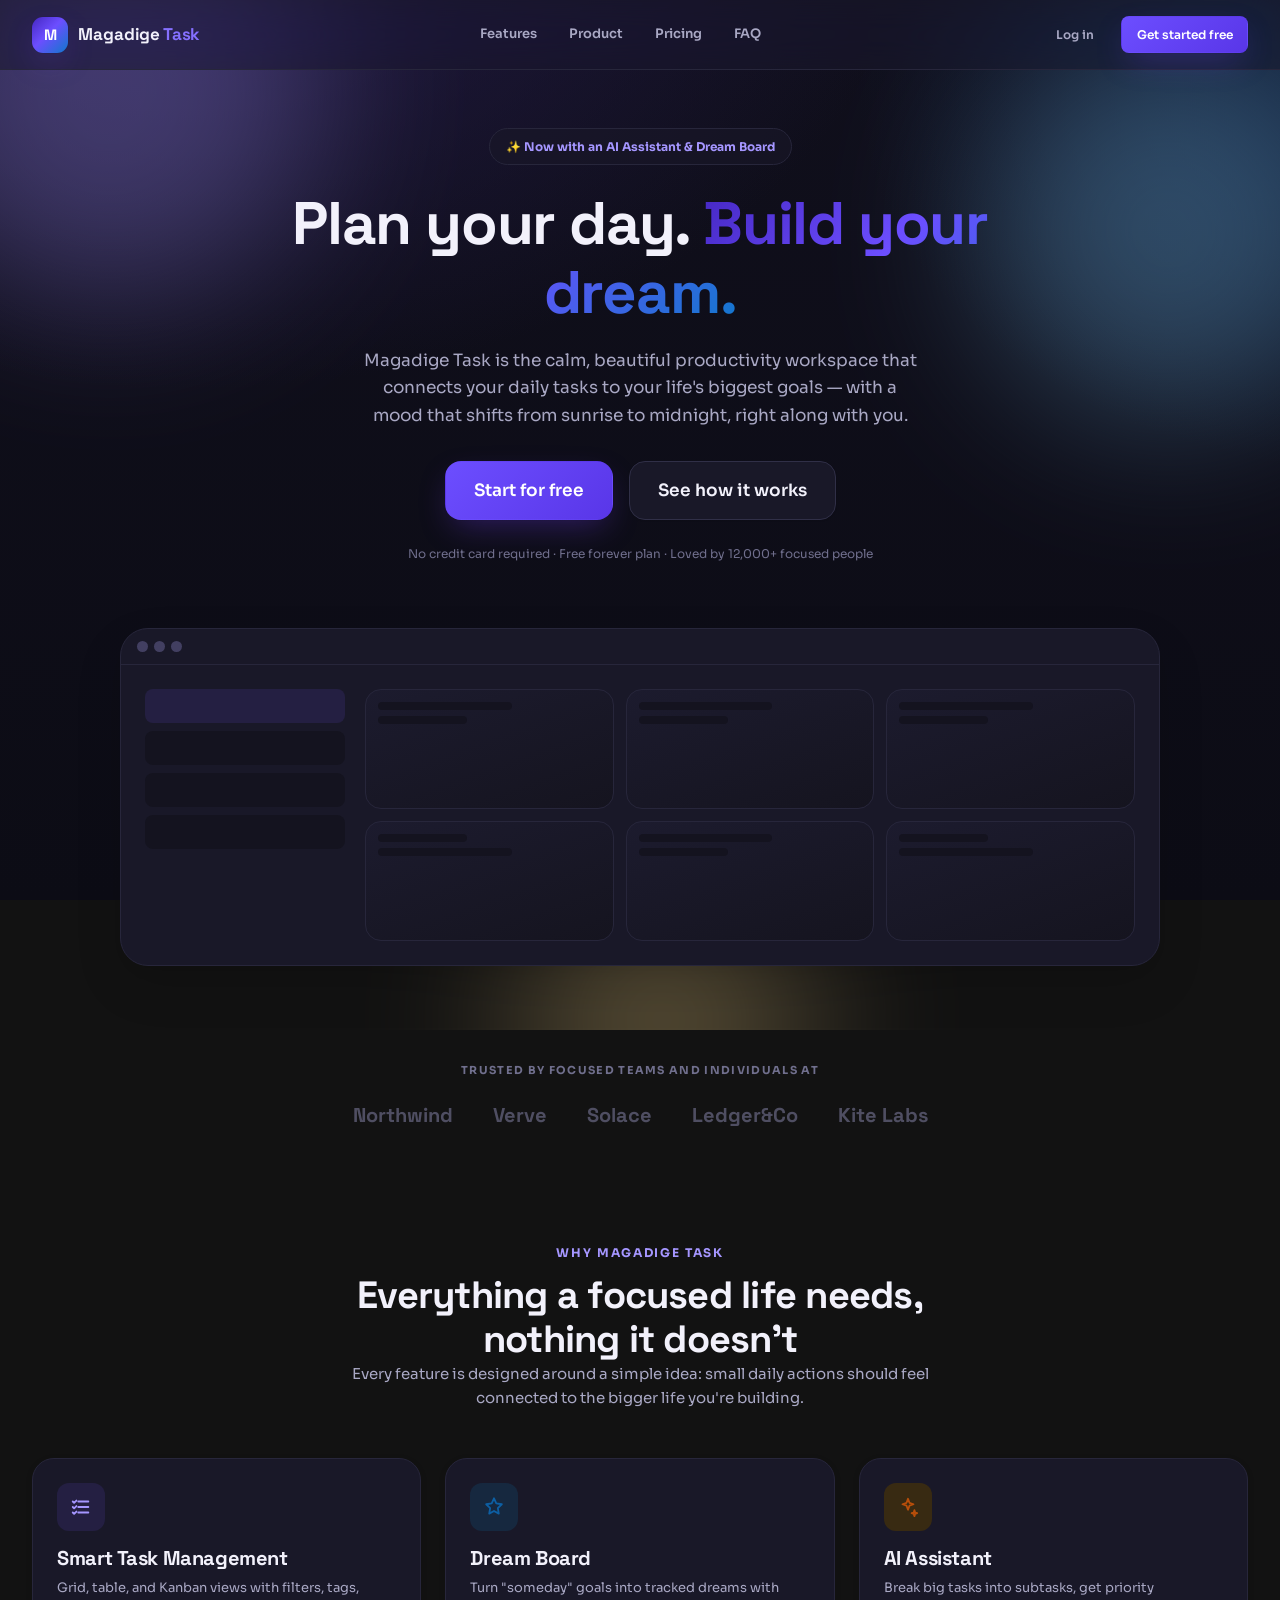
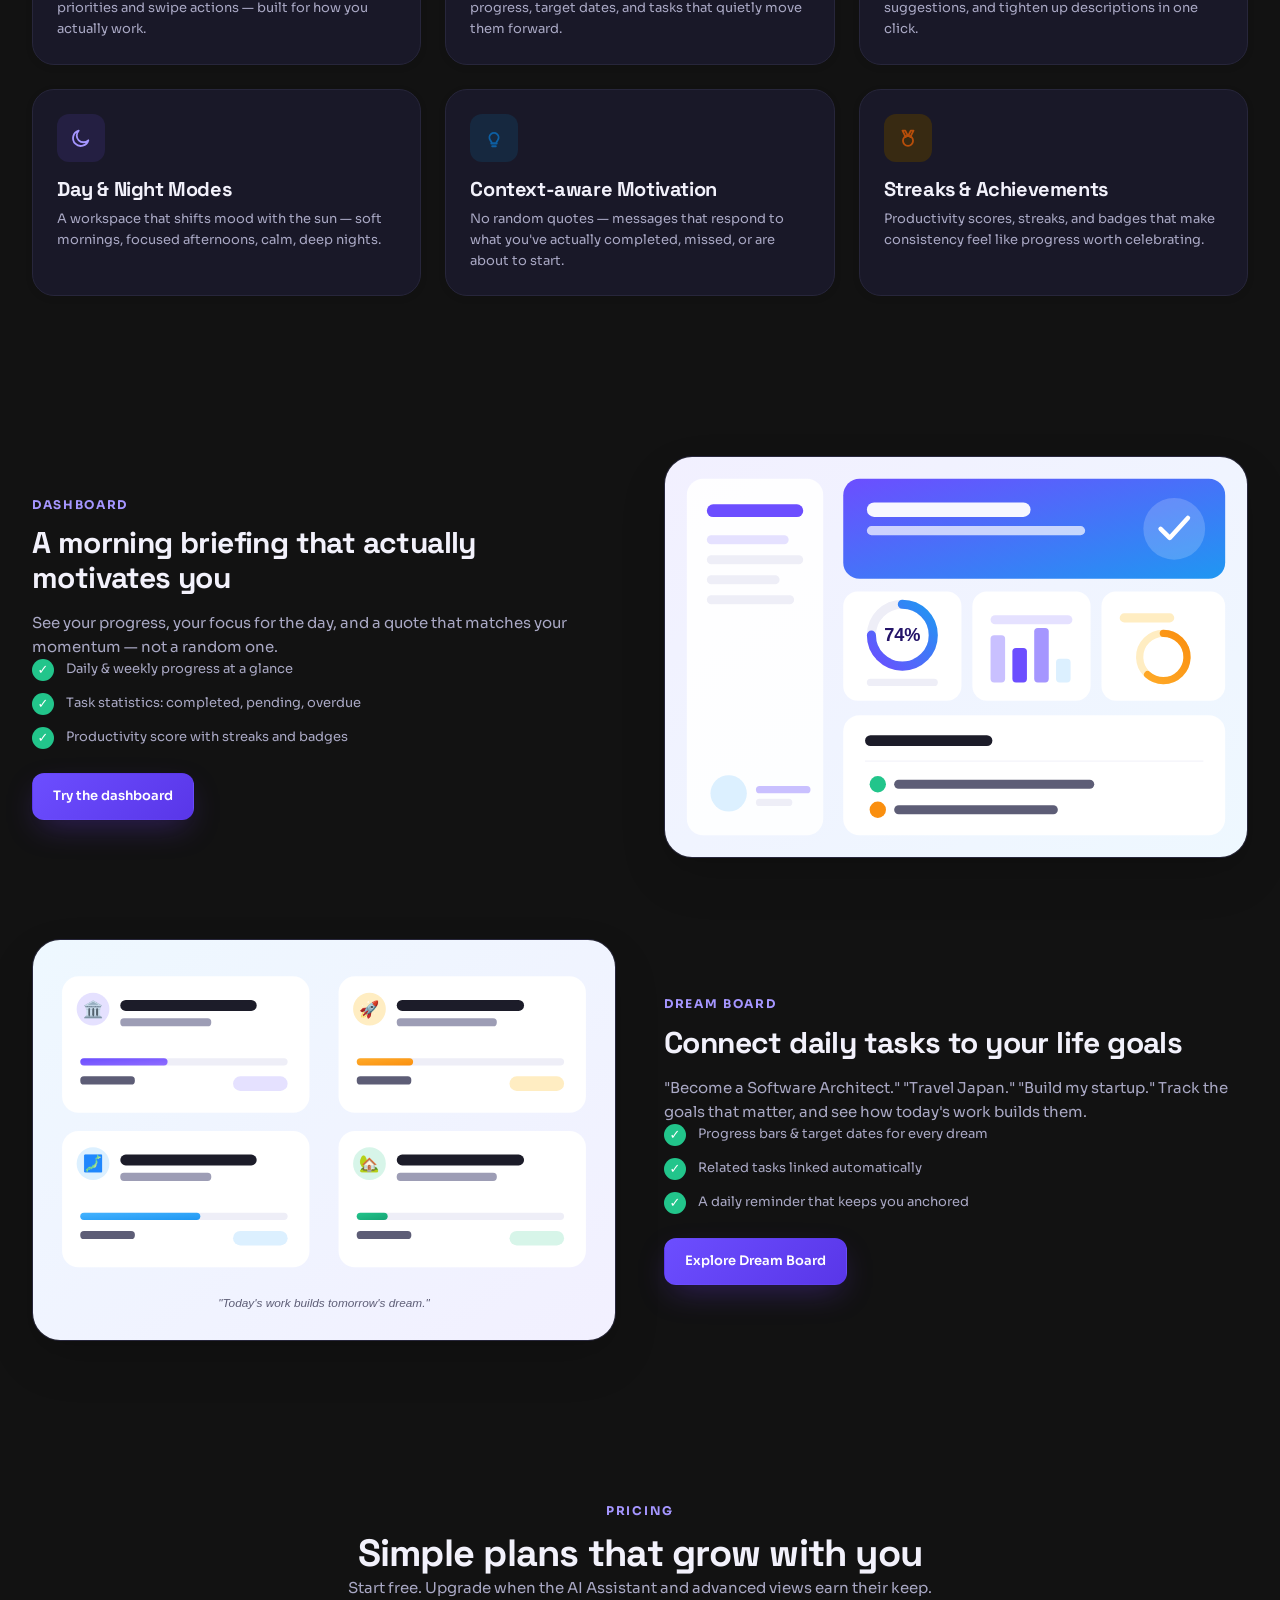
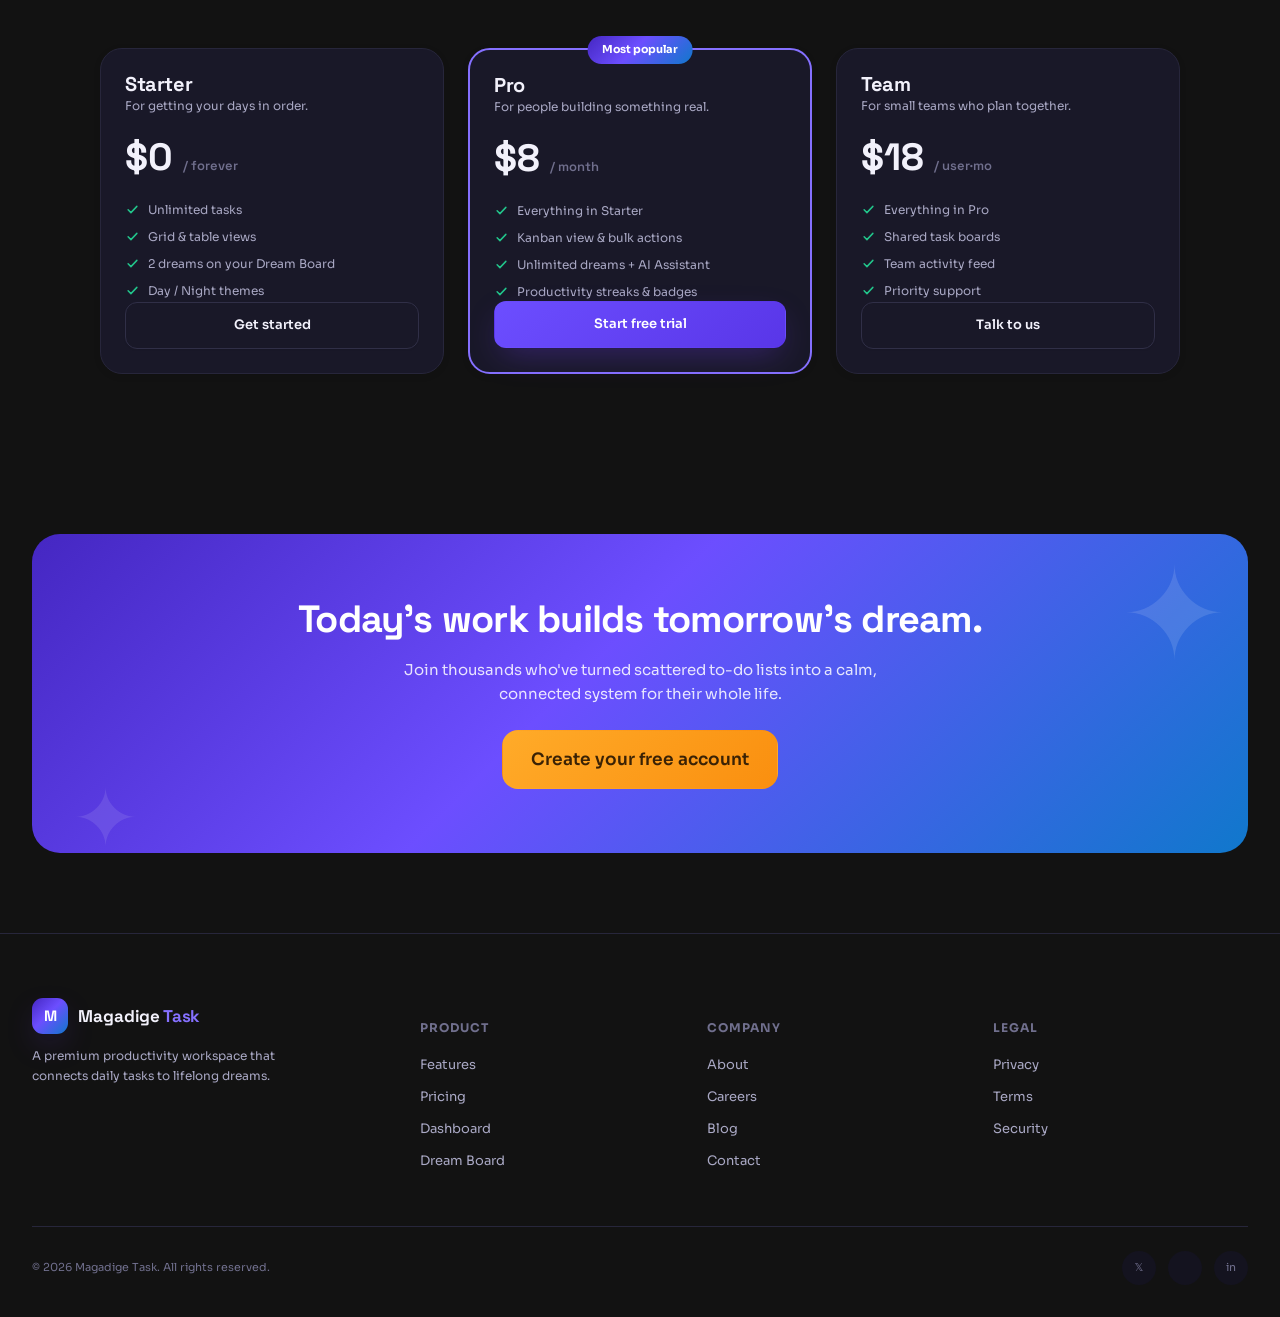
<file: To do web - front end/index.html>
<!DOCTYPE html>
<html lang="en">
<head>
<meta charset="UTF-8" />
<meta name="viewport" content="width=device-width, initial-scale=1.0" />
<title>Magadige Task — Turn today's work into tomorrow's dream</title>
<meta name="description" content="A premium, AI-inspired productivity platform. Plan tasks, track dreams, and stay motivated with a beautifully designed day/night workspace." />
<link rel="preconnect" href="https://fonts.googleapis.com">
<link href="https://fonts.googleapis.com/css2?family=Sora:wght@400;500;600;700;800&family=Space+Grotesk:wght@500;600;700&display=swap" rel="stylesheet">
<script>
  (function () {
    var ov = localStorage.getItem("magadige_theme_override");
    var h = new Date().getHours();
    var period = ov === "day" ? "afternoon" : ov === "night" ? "night" : (h >= 5 && h < 12 ? "morning" : h >= 12 && h < 17 ? "afternoon" : h >= 17 && h < 21 ? "evening" : "night");
    document.documentElement.setAttribute("data-theme", period === "night" ? "night" : "day");
    document.documentElement.setAttribute("data-period", period);
  })();
</script>
<link rel="stylesheet" href="css/variables.css" />
<link rel="stylesheet" href="css/base.css" />
<link rel="stylesheet" href="css/animations.css" />
<link rel="stylesheet" href="css/components.css" />
<link rel="stylesheet" href="css/pages/landing.css" />
</head>
<body>

<!-- ============================= NAVBAR ============================= -->
<nav class="nav">
  <div class="brand">
    <div class="brand-mark">M</div>
    <div class="brand-name">Magadige <span>Task</span></div>
  </div>
  <div class="nav-links">
    <a href="#features">Features</a>
    <a href="#showcase">Product</a>
    <a href="#pricing">Pricing</a>
    <a href="#faq">FAQ</a>
  </div>
  <div class="nav-cta">
    <a href="login.html" class="btn btn-ghost btn-sm">Log in</a>
    <a href="register.html" class="btn btn-primary btn-sm">Get started free</a>
  </div>
  <button class="icon-btn nav-burger" id="navBurger" aria-label="Menu"></button>
</nav>

<!-- ============================= HERO ============================= -->
<header class="hero">
  <div class="hero-bg-orb a"></div>
  <div class="hero-bg-orb b"></div>
  <div class="hero-bg-orb c"></div>

  <div class="hero-badge anim-fade-up">✨ Now with an AI Assistant &amp; Dream Board</div>
  <h1 class="anim-fade-up" style="animation-delay:.05s">Plan your day. <span class="grad">Build your dream.</span></h1>
  <p class="lead anim-fade-up" style="animation-delay:.1s">Magadige Task is the calm, beautiful productivity workspace that connects your daily tasks to your life's biggest goals — with a mood that shifts from sunrise to midnight, right along with you.</p>
  <div class="hero-cta anim-fade-up" style="animation-delay:.15s">
    <a href="register.html" class="btn btn-primary btn-lg">Start for free</a>
    <a href="#showcase" class="btn btn-secondary btn-lg">See how it works</a>
  </div>
  <p class="hero-meta anim-fade-up" style="animation-delay:.2s">No credit card required · Free forever plan · Loved by 12,000+ focused people</p>

  <div class="hero-mock anim-scale-in" style="animation-delay:.25s">
    <div class="hero-mock-bar"><span></span><span></span><span></span></div>
    <div class="hero-mock-body">
      <div class="mock-side">
        <div class="mock-side-item active"></div>
        <div class="mock-side-item"></div>
        <div class="mock-side-item"></div>
        <div class="mock-side-item"></div>
      </div>
      <div class="mock-main">
        <div class="mock-card"><div class="mock-line w60"></div><div class="mock-line w40"></div></div>
        <div class="mock-card"><div class="mock-line w60"></div><div class="mock-line w40"></div></div>
        <div class="mock-card"><div class="mock-line w60"></div><div class="mock-line w40"></div></div>
        <div class="mock-card"><div class="mock-line w40"></div><div class="mock-line w60"></div></div>
        <div class="mock-card"><div class="mock-line w60"></div><div class="mock-line w40"></div></div>
        <div class="mock-card"><div class="mock-line w40"></div><div class="mock-line w60"></div></div>
      </div>
    </div>
  </div>
</header>

<section class="trust-strip">
  <p>Trusted by focused teams and individuals at</p>
  <div class="trust-logos">
    <span>Northwind</span><span>Verve</span><span>Solace</span><span>Ledger&amp;Co</span><span>Kite Labs</span>
  </div>
</section>

<!-- ============================= FEATURES ============================= -->
<section class="section" id="features">
  <div class="section-intro">
    <span class="eyebrow">Why Magadige Task</span>
    <h2>Everything a focused life needs, nothing it doesn't</h2>
    <p>Every feature is designed around a simple idea: small daily actions should feel connected to the bigger life you're building.</p>
  </div>
  <div class="feature-grid stagger">
    <div class="card feature-card hover-lift">
      <div class="feature-icon"><svg viewBox="0 0 24 24" fill="none" stroke="currentColor" stroke-width="2" stroke-linecap="round" stroke-linejoin="round"><path d="M9 6h11M9 12h11M9 18h11"/><path d="m3 6 1.5 1.5L7 5"/><path d="m3 12 1.5 1.5L7 11"/><path d="m3 18 1.5 1.5L7 17"/></svg></div>
      <h4>Smart Task Management</h4>
      <p>Grid, table, and Kanban views with filters, tags, priorities and swipe actions — built for how you actually work.</p>
    </div>
    <div class="card feature-card hover-lift">
      <div class="feature-icon"><svg viewBox="0 0 24 24" fill="none" stroke="currentColor" stroke-width="2" stroke-linecap="round" stroke-linejoin="round"><path d="M12 2.5 14.5 8l6 1-4.3 4.2 1 6-5.2-2.9-5.2 2.9 1-6L3.5 9l6-1Z"/></svg></div>
      <h4>Dream Board</h4>
      <p>Turn "someday" goals into tracked dreams with progress, target dates, and tasks that quietly move them forward.</p>
    </div>
    <div class="card feature-card hover-lift">
      <div class="feature-icon"><svg viewBox="0 0 24 24" fill="none" stroke="currentColor" stroke-width="2" stroke-linecap="round" stroke-linejoin="round"><path d="m12 3 1.6 4.4L18 9l-4.4 1.6L12 15l-1.6-4.4L6 9l4.4-1.6Z"/><path d="M19 15.5 19.8 18l2.2.8-2.2.8L19 22l-.8-2.4-2.2-.8 2.2-.8Z"/></svg></div>
      <h4>AI Assistant</h4>
      <p>Break big tasks into subtasks, get priority suggestions, and tighten up descriptions in one click.</p>
    </div>
    <div class="card feature-card hover-lift">
      <div class="feature-icon"><svg viewBox="0 0 24 24" fill="none" stroke="currentColor" stroke-width="2" stroke-linecap="round" stroke-linejoin="round"><path d="M20 14.5A8.5 8.5 0 1 1 9.5 4a7 7 0 0 0 10.5 10.5Z"/></svg></div>
      <h4>Day &amp; Night Modes</h4>
      <p>A workspace that shifts mood with the sun — soft mornings, focused afternoons, calm, deep nights.</p>
    </div>
    <div class="card feature-card hover-lift">
      <div class="feature-icon"><svg viewBox="0 0 24 24" fill="none" stroke="currentColor" stroke-width="2" stroke-linecap="round" stroke-linejoin="round"><path d="M9 18h6M10 21h4M8 14.5a5 5 0 1 1 8 0c-.9 1-1.5 1.7-1.5 3H9.5c0-1.3-.6-2-1.5-3Z"/></svg></div>
      <h4>Context-aware Motivation</h4>
      <p>No random quotes — messages that respond to what you've actually completed, missed, or are about to start.</p>
    </div>
    <div class="card feature-card hover-lift">
      <div class="feature-icon"><svg viewBox="0 0 24 24" fill="none" stroke="currentColor" stroke-width="2" stroke-linecap="round" stroke-linejoin="round"><circle cx="12" cy="15" r="5.5"/><path d="m9 4 3 6 3-6M9 4H6l3.5 7M15 4h3l-3.5 7"/></svg></div>
      <h4>Streaks &amp; Achievements</h4>
      <p>Productivity scores, streaks, and badges that make consistency feel like progress worth celebrating.</p>
    </div>
  </div>
</section>

<!-- ============================= SHOWCASE ============================= -->
<section class="section" id="showcase">
  <div class="showcase" style="margin-bottom: var(--sp-20);">
    <div class="showcase-copy anim-fade-up">
      <span class="eyebrow">Dashboard</span>
      <h3>A morning briefing that actually motivates you</h3>
      <p>See your progress, your focus for the day, and a quote that matches your momentum — not a random one.</p>
      <ul class="showcase-list">
        <li><span class="tick">✓</span> Daily &amp; weekly progress at a glance</li>
        <li><span class="tick">✓</span> Task statistics: completed, pending, overdue</li>
        <li><span class="tick">✓</span> Productivity score with streaks and badges</li>
      </ul>
      <a href="register.html" class="btn btn-primary" style="margin-top:var(--sp-6);">Try the dashboard</a>
    </div>
    <div class="showcase-visual anim-scale-in">
      <img src="assets/illustrations/shot-dashboard.svg" alt="Magadige Task dashboard preview" />
    </div>
  </div>

  <div class="showcase reverse">
    <div class="showcase-copy anim-fade-up">
      <span class="eyebrow">Dream Board</span>
      <h3>Connect daily tasks to your life goals</h3>
      <p>"Become a Software Architect." "Travel Japan." "Build my startup." Track the goals that matter, and see how today's work builds them.</p>
      <ul class="showcase-list">
        <li><span class="tick">✓</span> Progress bars &amp; target dates for every dream</li>
        <li><span class="tick">✓</span> Related tasks linked automatically</li>
        <li><span class="tick">✓</span> A daily reminder that keeps you anchored</li>
      </ul>
      <a href="register.html" class="btn btn-primary" style="margin-top:var(--sp-6);">Explore Dream Board</a>
    </div>
    <div class="showcase-visual anim-scale-in">
      <img src="assets/illustrations/shot-dreams.svg" alt="Dream Board preview" />
    </div>
  </div>
</section>

<!-- ============================= PRICING ============================= -->
<section class="section" id="pricing">
  <div class="section-intro">
    <span class="eyebrow">Pricing</span>
    <h2>Simple plans that grow with you</h2>
    <p>Start free. Upgrade when the AI Assistant and advanced views earn their keep.</p>
  </div>
  <div class="pricing-grid">
    <div class="card price-card">
      <h4>Starter</h4>
      <p style="font-size:var(--fs-xs);">For getting your days in order.</p>
      <div class="price-amount">$0 <span>/ forever</span></div>
      <ul class="price-features">
        <li><svg viewBox="0 0 24 24" width="15" height="15" fill="none" stroke="currentColor" stroke-width="2.4" stroke-linecap="round" stroke-linejoin="round" style="color:var(--mint-500);flex-shrink:0;"><path d="m5 12.5 4.5 4.5L19 7"/></svg> Unlimited tasks</li>
        <li><svg viewBox="0 0 24 24" width="15" height="15" fill="none" stroke="currentColor" stroke-width="2.4" stroke-linecap="round" stroke-linejoin="round" style="color:var(--mint-500);flex-shrink:0;"><path d="m5 12.5 4.5 4.5L19 7"/></svg> Grid &amp; table views</li>
        <li><svg viewBox="0 0 24 24" width="15" height="15" fill="none" stroke="currentColor" stroke-width="2.4" stroke-linecap="round" stroke-linejoin="round" style="color:var(--mint-500);flex-shrink:0;"><path d="m5 12.5 4.5 4.5L19 7"/></svg> 2 dreams on your Dream Board</li>
        <li><svg viewBox="0 0 24 24" width="15" height="15" fill="none" stroke="currentColor" stroke-width="2.4" stroke-linecap="round" stroke-linejoin="round" style="color:var(--mint-500);flex-shrink:0;"><path d="m5 12.5 4.5 4.5L19 7"/></svg> Day / Night themes</li>
      </ul>
      <a href="register.html" class="btn btn-secondary btn-block">Get started</a>
    </div>
    <div class="card price-card featured">
      <div class="price-badge">Most popular</div>
      <h4>Pro</h4>
      <p style="font-size:var(--fs-xs);">For people building something real.</p>
      <div class="price-amount">$8 <span>/ month</span></div>
      <ul class="price-features">
        <li><svg viewBox="0 0 24 24" width="15" height="15" fill="none" stroke="currentColor" stroke-width="2.4" stroke-linecap="round" stroke-linejoin="round" style="color:var(--mint-500);flex-shrink:0;"><path d="m5 12.5 4.5 4.5L19 7"/></svg> Everything in Starter</li>
        <li><svg viewBox="0 0 24 24" width="15" height="15" fill="none" stroke="currentColor" stroke-width="2.4" stroke-linecap="round" stroke-linejoin="round" style="color:var(--mint-500);flex-shrink:0;"><path d="m5 12.5 4.5 4.5L19 7"/></svg> Kanban view &amp; bulk actions</li>
        <li><svg viewBox="0 0 24 24" width="15" height="15" fill="none" stroke="currentColor" stroke-width="2.4" stroke-linecap="round" stroke-linejoin="round" style="color:var(--mint-500);flex-shrink:0;"><path d="m5 12.5 4.5 4.5L19 7"/></svg> Unlimited dreams + AI Assistant</li>
        <li><svg viewBox="0 0 24 24" width="15" height="15" fill="none" stroke="currentColor" stroke-width="2.4" stroke-linecap="round" stroke-linejoin="round" style="color:var(--mint-500);flex-shrink:0;"><path d="m5 12.5 4.5 4.5L19 7"/></svg> Productivity streaks &amp; badges</li>
      </ul>
      <a href="register.html" class="btn btn-primary btn-block">Start free trial</a>
    </div>
    <div class="card price-card">
      <h4>Team</h4>
      <p style="font-size:var(--fs-xs);">For small teams who plan together.</p>
      <div class="price-amount">$18 <span>/ user·mo</span></div>
      <ul class="price-features">
        <li><svg viewBox="0 0 24 24" width="15" height="15" fill="none" stroke="currentColor" stroke-width="2.4" stroke-linecap="round" stroke-linejoin="round" style="color:var(--mint-500);flex-shrink:0;"><path d="m5 12.5 4.5 4.5L19 7"/></svg> Everything in Pro</li>
        <li><svg viewBox="0 0 24 24" width="15" height="15" fill="none" stroke="currentColor" stroke-width="2.4" stroke-linecap="round" stroke-linejoin="round" style="color:var(--mint-500);flex-shrink:0;"><path d="m5 12.5 4.5 4.5L19 7"/></svg> Shared task boards</li>
        <li><svg viewBox="0 0 24 24" width="15" height="15" fill="none" stroke="currentColor" stroke-width="2.4" stroke-linecap="round" stroke-linejoin="round" style="color:var(--mint-500);flex-shrink:0;"><path d="m5 12.5 4.5 4.5L19 7"/></svg> Team activity feed</li>
        <li><svg viewBox="0 0 24 24" width="15" height="15" fill="none" stroke="currentColor" stroke-width="2.4" stroke-linecap="round" stroke-linejoin="round" style="color:var(--mint-500);flex-shrink:0;"><path d="m5 12.5 4.5 4.5L19 7"/></svg> Priority support</li>
      </ul>
      <a href="register.html" class="btn btn-secondary btn-block">Talk to us</a>
    </div>
  </div>
</section>

<!-- ============================= CTA ============================= -->
<section class="section" id="faq">
  <div class="cta-banner">
    <h2>Today's work builds tomorrow's dream.</h2>
    <p>Join thousands who've turned scattered to-do lists into a calm, connected system for their whole life.</p>
    <a href="register.html" class="btn btn-accent btn-lg">Create your free account</a>
  </div>
</section>

<!-- ============================= FOOTER ============================= -->
<footer class="footer">
  <div class="footer-grid">
    <div class="footer-brand">
      <div class="brand">
        <div class="brand-mark">M</div>
        <div class="brand-name">Magadige <span>Task</span></div>
      </div>
      <p>A premium productivity workspace that connects daily tasks to lifelong dreams.</p>
    </div>
    <div class="footer-col">
      <h5>Product</h5>
      <a href="#features">Features</a>
      <a href="#pricing">Pricing</a>
      <a href="dashboard.html">Dashboard</a>
      <a href="dreams.html">Dream Board</a>
    </div>
    <div class="footer-col">
      <h5>Company</h5>
      <a href="#">About</a>
      <a href="#">Careers</a>
      <a href="#">Blog</a>
      <a href="#">Contact</a>
    </div>
    <div class="footer-col">
      <h5>Legal</h5>
      <a href="#">Privacy</a>
      <a href="#">Terms</a>
      <a href="#">Security</a>
    </div>
  </div>
  <div class="footer-bottom">
    <span>© 2026 Magadige Task. All rights reserved.</span>
    <div class="footer-social">
      <a href="#" aria-label="Twitter">𝕏</a>
      <a href="#" aria-label="GitHub"></a>
      <a href="#" aria-label="LinkedIn">in</a>
    </div>
  </div>
</footer>

<script src="js/icons.js"></script>
<script src="js/seasonal.js"></script>
<script src="js/landing.js"></script>
</body>
</html>
</file>
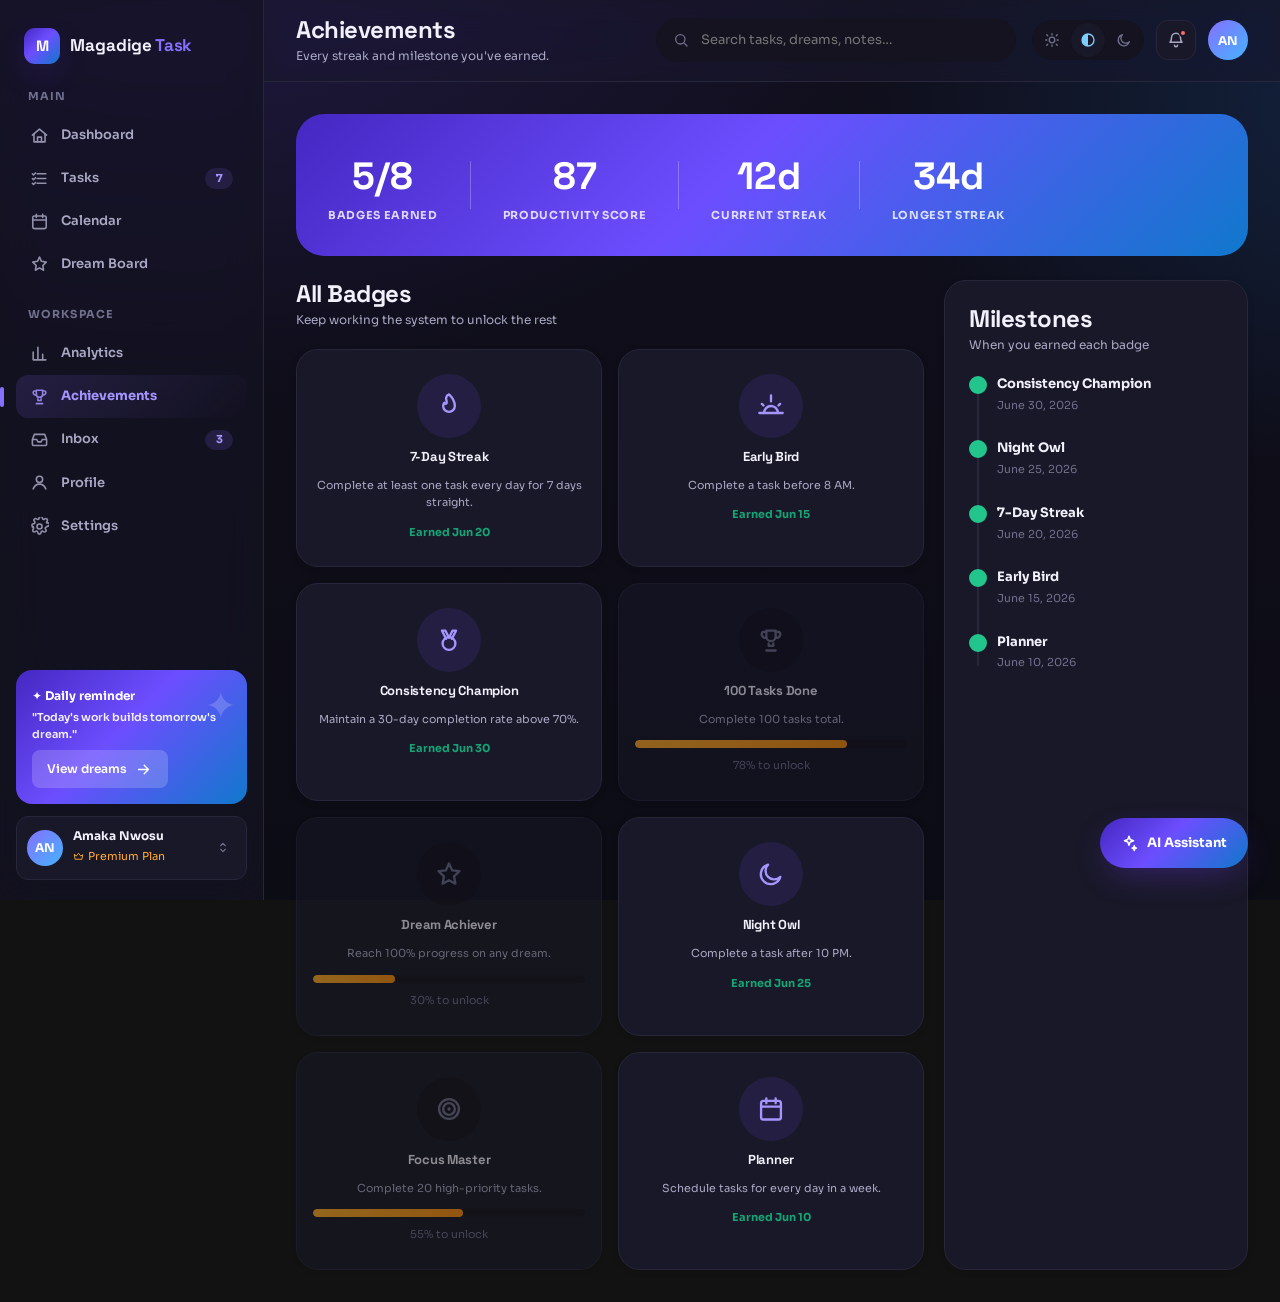
<file: To do web - front end/achievements.html>
<!DOCTYPE html>
<html lang="en">
<head>
<meta charset="UTF-8" />
<meta name="viewport" content="width=device-width, initial-scale=1.0" />
<title>Achievements — Magadige Task</title>
<link rel="preconnect" href="https://fonts.googleapis.com">
<link href="https://fonts.googleapis.com/css2?family=Sora:wght@400;500;600;700;800&family=Space+Grotesk:wght@500;600;700&display=swap" rel="stylesheet">
<script>
  (function () {
    var ov = localStorage.getItem("magadige_theme_override");
    var h = new Date().getHours();
    var period = ov === "day" ? "afternoon" : ov === "night" ? "night" : (h >= 5 && h < 12 ? "morning" : h >= 12 && h < 17 ? "afternoon" : h >= 17 && h < 21 ? "evening" : "night");
    document.documentElement.setAttribute("data-theme", period === "night" ? "night" : "day");
    document.documentElement.setAttribute("data-period", period);
  })();
</script>
<link rel="stylesheet" href="css/variables.css" />
<link rel="stylesheet" href="css/base.css" />
<link rel="stylesheet" href="css/animations.css" />
<link rel="stylesheet" href="css/components.css" />
<link rel="stylesheet" href="css/layout.css" />
<link rel="stylesheet" href="css/pages/dashboard.css" />
<link rel="stylesheet" href="css/pages/achievements.css" />
</head>
<body>

<div class="app-shell" id="appShell">
  <div class="shell-content">
    <div id="topbarSlot"></div>

    <main class="main-content page-enter" id="mainContent">

      <div class="ach-hero">
        <div class="ach-hero-stat"><div class="val" id="achEarnedCount">—</div><div class="lbl">Badges Earned</div></div>
        <div class="ach-hero-divider"></div>
        <div class="ach-hero-stat"><div class="val" id="achScore">—</div><div class="lbl">Productivity Score</div></div>
        <div class="ach-hero-divider"></div>
        <div class="ach-hero-stat"><div class="val" id="achStreak">—</div><div class="lbl">Current Streak</div></div>
        <div class="ach-hero-divider"></div>
        <div class="ach-hero-stat"><div class="val" id="achLongest">—</div><div class="lbl">Longest Streak</div></div>
      </div>

      <div class="bento">
        <div class="g-8">
          <div class="section-head"><div><h3>All Badges</h3><p>Keep working the system to unlock the rest</p></div></div>
          <div class="ach-grid" id="achGrid"></div>
        </div>

        <div class="card g-4 anim-fade-up">
          <div class="section-head"><div><h3>Milestones</h3><p>When you earned each badge</p></div></div>
          <div class="timeline" id="achTimeline"></div>
        </div>
      </div>

    </main>
  </div>
</div>

<script src="js/icons.js"></script>
<script src="js/data.js"></script>
<script src="js/quotes.js"></script>
<script src="js/theme.js"></script>
<script src="js/seasonal.js"></script>
<script src="js/charts.js"></script>
<script src="js/shell.js"></script>
<script src="js/achievements.js"></script>
</body>
</html>
</file>
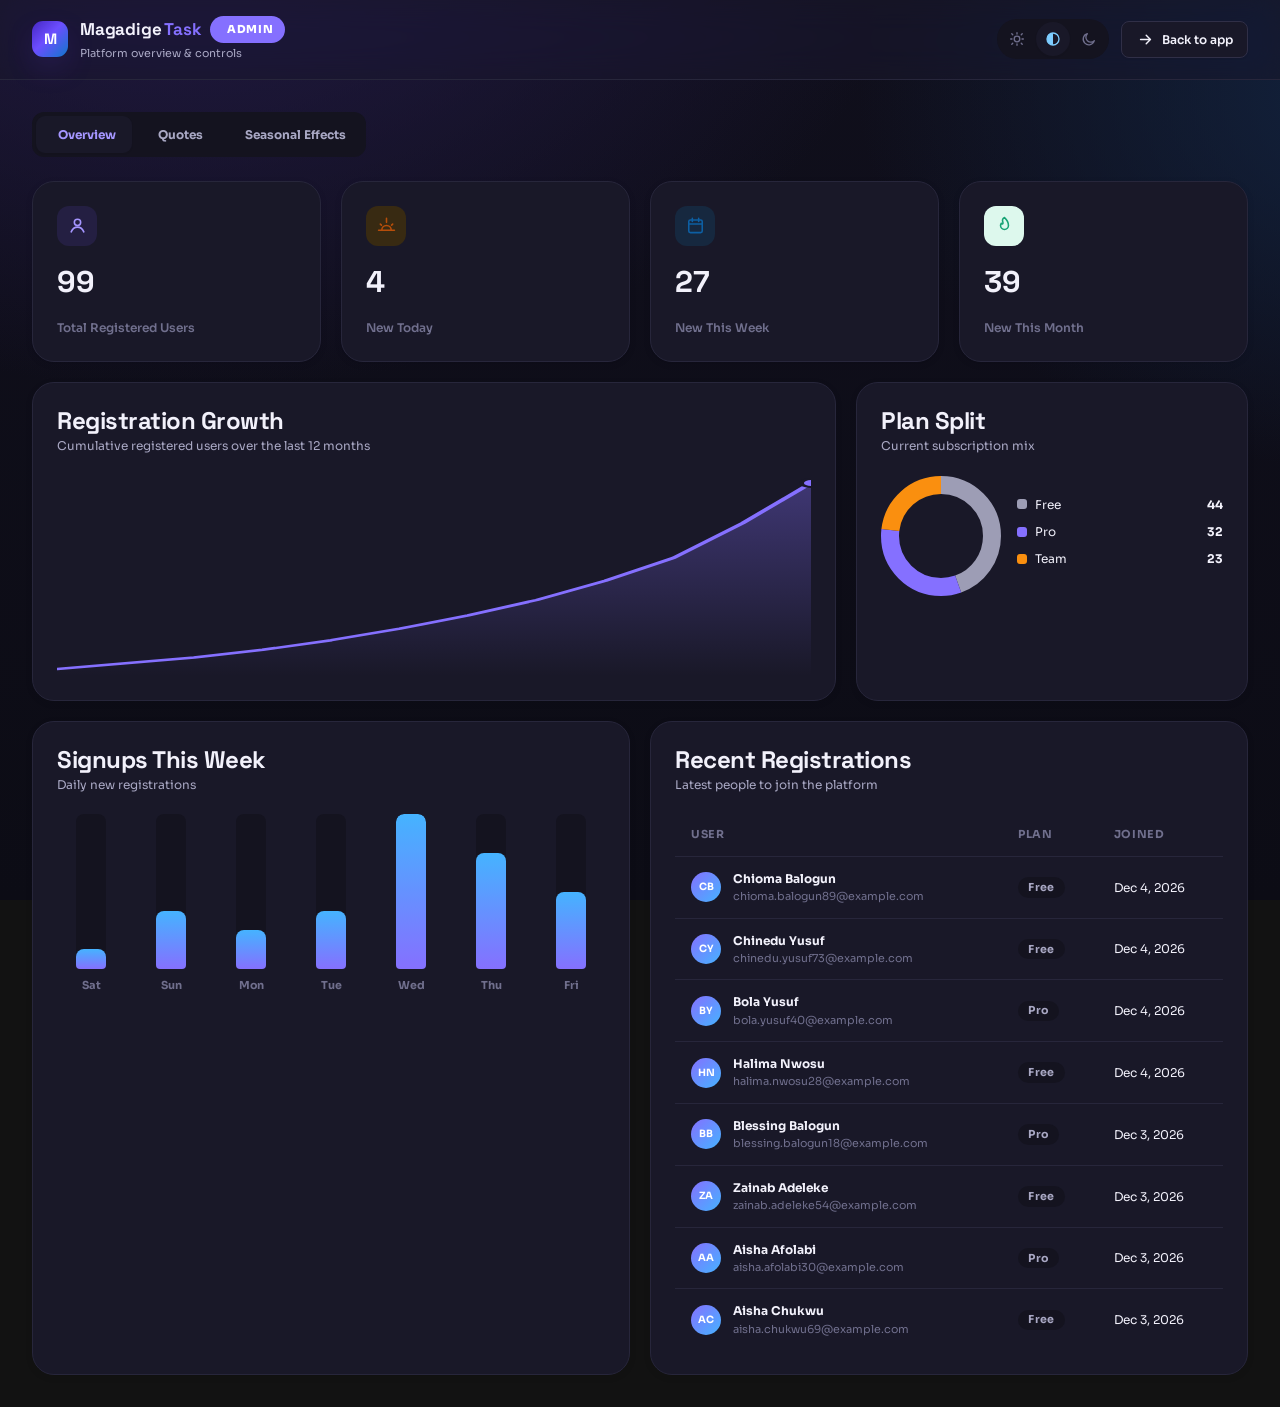
<file: To do web - front end/admin.html>
<!DOCTYPE html>
<html lang="en">
<head>
<meta charset="UTF-8" />
<meta name="viewport" content="width=device-width, initial-scale=1.0" />
<title>Admin Dashboard — Magadige Task</title>
<link rel="preconnect" href="https://fonts.googleapis.com">
<link href="https://fonts.googleapis.com/css2?family=Sora:wght@400;500;600;700;800&family=Space+Grotesk:wght@500;600;700&display=swap" rel="stylesheet">
<script>
  (function () {
    var ov = localStorage.getItem("magadige_theme_override");
    var h = new Date().getHours();
    var period = ov === "day" ? "afternoon" : ov === "night" ? "night" : (h >= 5 && h < 12 ? "morning" : h >= 12 && h < 17 ? "afternoon" : h >= 17 && h < 21 ? "evening" : "night");
    document.documentElement.setAttribute("data-theme", period === "night" ? "night" : "day");
    document.documentElement.setAttribute("data-period", period);
  })();
</script>
<link rel="stylesheet" href="css/variables.css" />
<link rel="stylesheet" href="css/base.css" />
<link rel="stylesheet" href="css/animations.css" />
<link rel="stylesheet" href="css/components.css" />
<link rel="stylesheet" href="css/pages/admin.css" />
</head>
<body>

<div class="admin-shell">
  <header class="admin-topbar">
    <div class="flex items-center gap-3">
      <div class="brand-mark">M</div>
      <div>
        <div class="flex items-center gap-2">
          <span class="brand-name">Magadige <span>Task</span></span>
          <span class="admin-badge"><span id="shieldIcon"></span> ADMIN</span>
        </div>
        <p style="font-size:var(--fs-2xs);margin:2px 0 0;">Platform overview &amp; controls</p>
      </div>
    </div>
    <div class="flex items-center gap-3">
      <div class="theme-toggle" data-theme-toggle>
        <button data-theme-set="day" data-tooltip="Day"><span id="sunIcon"></span></button>
        <button data-theme-set="auto" data-tooltip="Auto"><span id="autoIcon"></span></button>
        <button data-theme-set="night" data-tooltip="Night"><span id="moonIcon"></span></button>
      </div>
      <a href="dashboard.html" class="btn btn-secondary btn-sm"><span id="backIcon"></span> Back to app</a>
    </div>
  </header>

  <main class="admin-main">
    <div class="tabs admin-tabs" id="adminTabs">
      <button class="tab is-active" data-panel="overview"><span id="tabOverviewIcon"></span> Overview</button>
      <button class="tab" data-panel="quotes"><span id="tabQuotesIcon"></span> Quotes</button>
      <button class="tab" data-panel="seasonal"><span id="tabSeasonalIcon"></span> Seasonal Effects</button>
    </div>

    <!-- ============================= OVERVIEW ============================= -->
    <section class="admin-panel is-active" id="panel-overview">
      <div class="admin-bento" id="statTilesRow"></div>

      <div class="admin-bento" style="margin-top:var(--sp-5);">
        <div class="card a-g-8 anim-fade-up">
          <div class="section-head"><div><h3>Registration Growth</h3><p>Cumulative registered users over the last 12 months</p></div></div>
          <div id="growthChart"></div>
        </div>

        <div class="card a-g-4 anim-fade-up">
          <div class="section-head"><div><h3>Plan Split</h3><p>Current subscription mix</p></div></div>
          <div class="flex items-center gap-4" style="margin-top:var(--sp-4);">
            <div id="planDonut"></div>
            <div id="planLegend" style="flex:1;"></div>
          </div>
        </div>

        <div class="card a-g-6 anim-fade-up">
          <div class="section-head"><div><h3>Signups This Week</h3><p>Daily new registrations</p></div></div>
          <div id="weeklyChart"></div>
        </div>

        <div class="card a-g-6 anim-fade-up">
          <div class="section-head"><div><h3>Recent Registrations</h3><p>Latest people to join the platform</p></div></div>
          <div class="admin-table-wrap">
            <table class="admin-table">
              <thead><tr><th>User</th><th>Plan</th><th>Joined</th></tr></thead>
              <tbody id="recentUsersBody"></tbody>
            </table>
          </div>
        </div>
      </div>
    </section>

    <!-- ============================= QUOTES ============================= -->
    <section class="admin-panel" id="panel-quotes">
      <div class="admin-bento">
        <div class="card a-g-4 anim-fade-up">
          <div class="section-head"><div><h3>Add Inspiration Quote</h3><p>Appears in the "Today's Inspiration" card</p></div></div>
          <form class="quote-form" id="quoteForm">
            <div class="field">
              <label class="field-label" for="quoteText">Quote</label>
              <textarea class="textarea" id="quoteText" placeholder="Write something inspiring…" required></textarea>
            </div>
            <div class="field">
              <label class="field-label" for="quoteAuthor">Author</label>
              <input class="input" type="text" id="quoteAuthor" placeholder="e.g. Maya Angelou" />
            </div>
            <button type="submit" class="btn btn-primary">
              <span id="addQuoteIcon"></span> Publish Quote
            </button>
          </form>
        </div>

        <div class="card a-g-8 anim-fade-up">
          <div class="section-head">
            <div><h3>Quote Library</h3><p id="quoteCount">— quotes total</p></div>
          </div>
          <div class="quote-list" id="quoteList"></div>
        </div>
      </div>
    </section>

    <!-- ============================= SEASONAL ============================= -->
    <section class="admin-panel" id="panel-seasonal">
      <div class="card anim-fade-up">
        <div class="section-head">
          <div><h3>Seasonal Site Effects</h3><p>Applies instantly, site-wide, for every visitor</p></div>
        </div>
        <div class="seasonal-grid">
          <div class="seasonal-card" data-theme-choice="none">
            <div class="seasonal-card-emoji">✨</div>
            <h4>None</h4>
            <p>Standard experience, no overlay effects.</p>
          </div>
          <div class="seasonal-card" data-theme-choice="christmas">
            <div class="seasonal-card-emoji">❄️</div>
            <h4>Christmas Snow</h4>
            <p>A gentle, drifting snowfall across every page.</p>
          </div>
          <div class="seasonal-card" data-theme-choice="newyear">
            <div class="seasonal-card-emoji">🎆</div>
            <h4>New Year Fireworks</h4>
            <p>Soft periodic fireworks bursts to celebrate the new year.</p>
          </div>
        </div>
      </div>
    </section>
  </main>
</div>

<script src="js/icons.js"></script>
<script src="js/theme.js"></script>
<script src="js/quotes.js"></script>
<script src="js/charts.js"></script>
<script src="js/admin-data.js"></script>
<script src="js/seasonal.js"></script>
<script src="js/admin.js"></script>
</body>
</html>
</file>
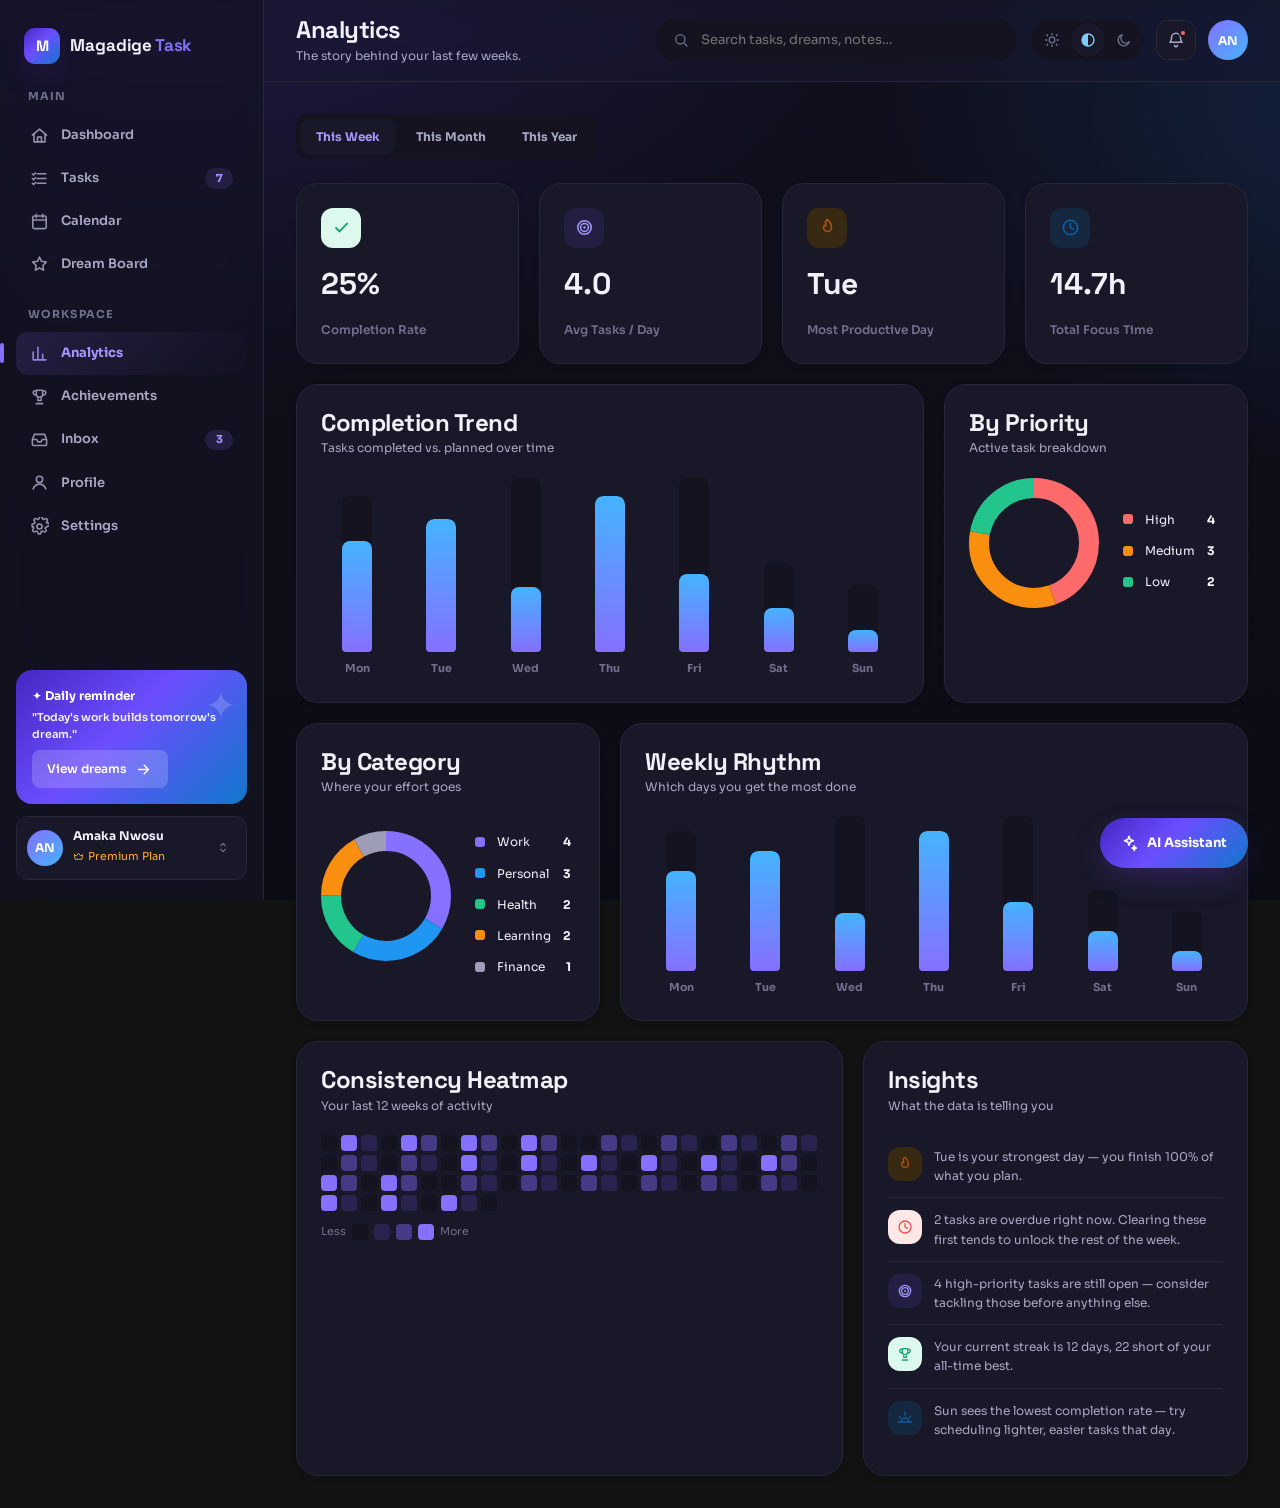
<file: To do web - front end/analytics.html>
<!DOCTYPE html>
<html lang="en">
<head>
<meta charset="UTF-8" />
<meta name="viewport" content="width=device-width, initial-scale=1.0" />
<title>Analytics — Magadige Task</title>
<link rel="preconnect" href="https://fonts.googleapis.com">
<link href="https://fonts.googleapis.com/css2?family=Sora:wght@400;500;600;700;800&family=Space+Grotesk:wght@500;600;700&display=swap" rel="stylesheet">
<script>
  (function () {
    var ov = localStorage.getItem("magadige_theme_override");
    var h = new Date().getHours();
    var period = ov === "day" ? "afternoon" : ov === "night" ? "night" : (h >= 5 && h < 12 ? "morning" : h >= 12 && h < 17 ? "afternoon" : h >= 17 && h < 21 ? "evening" : "night");
    document.documentElement.setAttribute("data-theme", period === "night" ? "night" : "day");
    document.documentElement.setAttribute("data-period", period);
  })();
</script>
<link rel="stylesheet" href="css/variables.css" />
<link rel="stylesheet" href="css/base.css" />
<link rel="stylesheet" href="css/animations.css" />
<link rel="stylesheet" href="css/components.css" />
<link rel="stylesheet" href="css/layout.css" />
<link rel="stylesheet" href="css/pages/dashboard.css" />
<link rel="stylesheet" href="css/pages/analytics.css" />
</head>
<body>

<div class="app-shell" id="appShell">
  <div class="shell-content">
    <div id="topbarSlot"></div>

    <main class="main-content page-enter" id="mainContent">

      <div class="tabs range-tabs" id="rangeTabs">
        <button class="tab is-active" data-range="week">This Week</button>
        <button class="tab" data-range="month">This Month</button>
        <button class="tab" data-range="year">This Year</button>
      </div>

      <div class="bento" id="analyticsStats"></div>

      <div class="bento" style="margin-top:var(--sp-5);">
        <div class="card g-8 anim-fade-up">
          <div class="section-head"><div><h3>Completion Trend</h3><p>Tasks completed vs. planned over time</p></div></div>
          <div id="trendChart"></div>
        </div>

        <div class="card g-4 anim-fade-up">
          <div class="section-head"><div><h3>By Priority</h3><p>Active task breakdown</p></div></div>
          <div class="donut-wrap">
            <div id="priorityDonut"></div>
            <div class="legend-list" id="priorityLegend"></div>
          </div>
        </div>

        <div class="card g-4 anim-fade-up">
          <div class="section-head"><div><h3>By Category</h3><p>Where your effort goes</p></div></div>
          <div class="donut-wrap">
            <div id="categoryDonut"></div>
            <div class="legend-list" id="categoryLegend"></div>
          </div>
        </div>

        <div class="card g-8 anim-fade-up">
          <div class="section-head"><div><h3>Weekly Rhythm</h3><p>Which days you get the most done</p></div></div>
          <div id="rhythmChart"></div>
        </div>

        <div class="card g-7 anim-fade-up">
          <div class="section-head"><div><h3>Consistency Heatmap</h3><p>Your last 12 weeks of activity</p></div></div>
          <div class="history-strip" id="analyticsHeatmap"></div>
          <div class="heatmap-legend">
            <span>Less</span>
            <span class="history-cell"></span>
            <span class="history-cell level-1"></span>
            <span class="history-cell level-2"></span>
            <span class="history-cell level-3"></span>
            <span>More</span>
          </div>
        </div>

        <div class="card g-5 anim-fade-up">
          <div class="section-head"><div><h3>Insights</h3><p>What the data is telling you</p></div></div>
          <div id="insightsList"></div>
        </div>
      </div>

    </main>
  </div>
</div>

<script src="js/icons.js"></script>
<script src="js/data.js"></script>
<script src="js/quotes.js"></script>
<script src="js/theme.js"></script>
<script src="js/seasonal.js"></script>
<script src="js/charts.js"></script>
<script src="js/shell.js"></script>
<script src="js/analytics.js"></script>
</body>
</html>
</file>
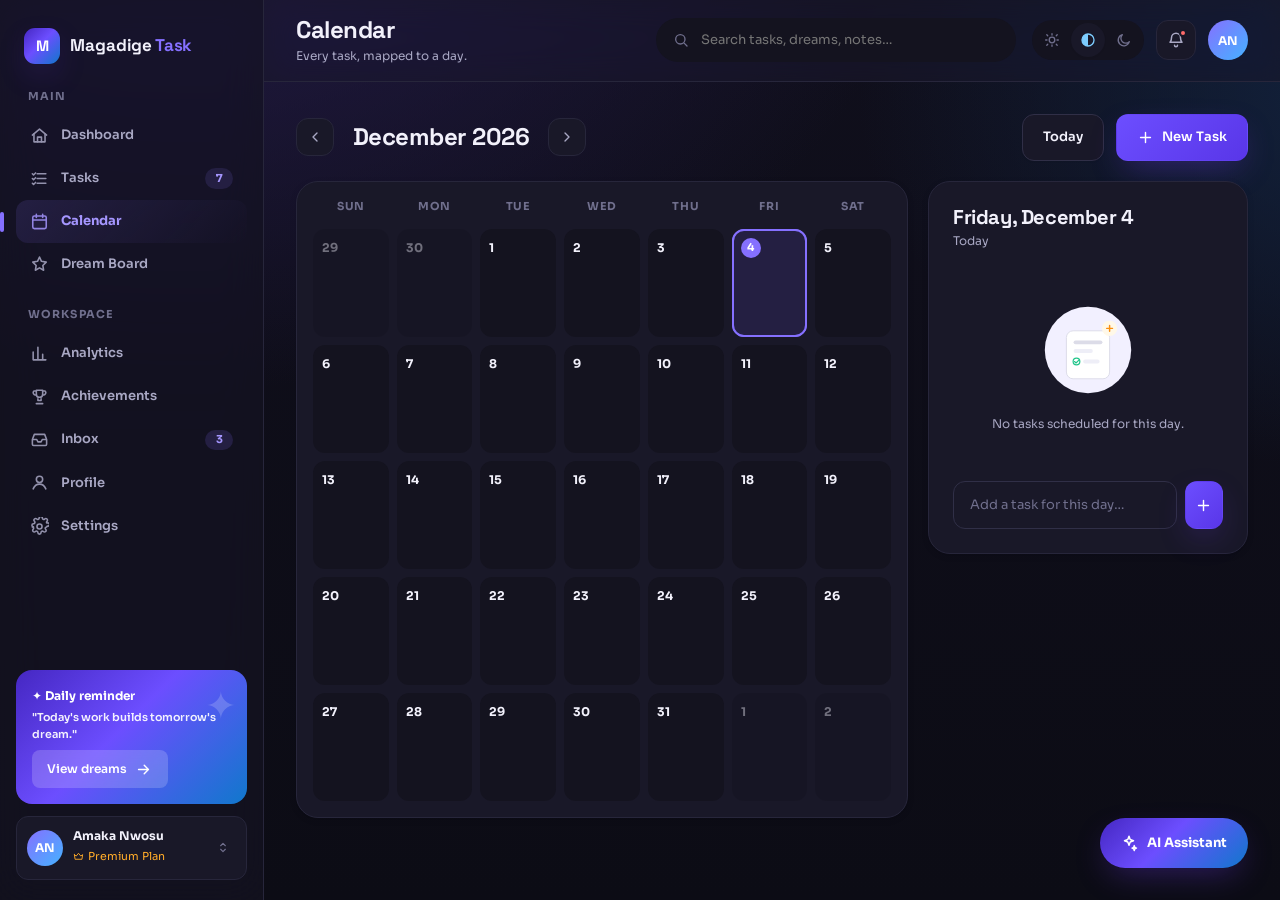
<file: To do web - front end/calendar.html>
<!DOCTYPE html>
<html lang="en">
<head>
<meta charset="UTF-8" />
<meta name="viewport" content="width=device-width, initial-scale=1.0" />
<title>Calendar — Magadige Task</title>
<link rel="preconnect" href="https://fonts.googleapis.com">
<link href="https://fonts.googleapis.com/css2?family=Sora:wght@400;500;600;700;800&family=Space+Grotesk:wght@500;600;700&display=swap" rel="stylesheet">
<script>
  (function () {
    var ov = localStorage.getItem("magadige_theme_override");
    var h = new Date().getHours();
    var period = ov === "day" ? "afternoon" : ov === "night" ? "night" : (h >= 5 && h < 12 ? "morning" : h >= 12 && h < 17 ? "afternoon" : h >= 17 && h < 21 ? "evening" : "night");
    document.documentElement.setAttribute("data-theme", period === "night" ? "night" : "day");
    document.documentElement.setAttribute("data-period", period);
  })();
</script>
<link rel="stylesheet" href="css/variables.css" />
<link rel="stylesheet" href="css/base.css" />
<link rel="stylesheet" href="css/animations.css" />
<link rel="stylesheet" href="css/components.css" />
<link rel="stylesheet" href="css/layout.css" />
<link rel="stylesheet" href="css/pages/calendar.css" />
</head>
<body>

<div class="app-shell" id="appShell">
  <div class="shell-content">
    <div id="topbarSlot"></div>

    <main class="main-content page-enter" id="mainContent">

      <div class="cal-toolbar">
        <div class="cal-nav">
          <button class="cal-nav-btn" id="calPrevBtn"><span id="calPrevIcon"></span></button>
          <h2 id="calMonthLabel">—</h2>
          <button class="cal-nav-btn" id="calNextBtn"><span id="calNextIcon"></span></button>
        </div>
        <div class="flex items-center gap-3">
          <button class="btn btn-secondary" id="calTodayBtn">Today</button>
          <button class="btn btn-primary" id="calNewTaskBtn"><span id="calPlusIcon"></span> New Task</button>
        </div>
      </div>

      <div class="cal-layout">
        <div class="card cal-grid-card">
          <div class="cal-weekdays">
            <span>Sun</span><span>Mon</span><span>Tue</span><span>Wed</span><span>Thu</span><span>Fri</span><span>Sat</span>
          </div>
          <div class="cal-days" id="calDays"></div>
        </div>

        <div class="card cal-side-card">
          <h3 class="cal-side-date" id="calSideDate">—</h3>
          <p class="cal-side-sub" id="calSideSub">—</p>
          <div id="calSideTasks"></div>
          <div class="cal-quick-add">
            <input class="input" type="text" id="calQuickAddInput" placeholder="Add a task for this day…" />
            <button class="btn btn-primary btn-icon" id="calQuickAddBtn"><span id="calQuickPlusIcon"></span></button>
          </div>
        </div>
      </div>

    </main>
  </div>
</div>

<script src="js/icons.js"></script>
<script src="js/data.js"></script>
<script src="js/quotes.js"></script>
<script src="js/theme.js"></script>
<script src="js/seasonal.js"></script>
<script src="js/charts.js"></script>
<script src="js/shell.js"></script>
<script src="js/calendar.js"></script>
</body>
</html>
</file>
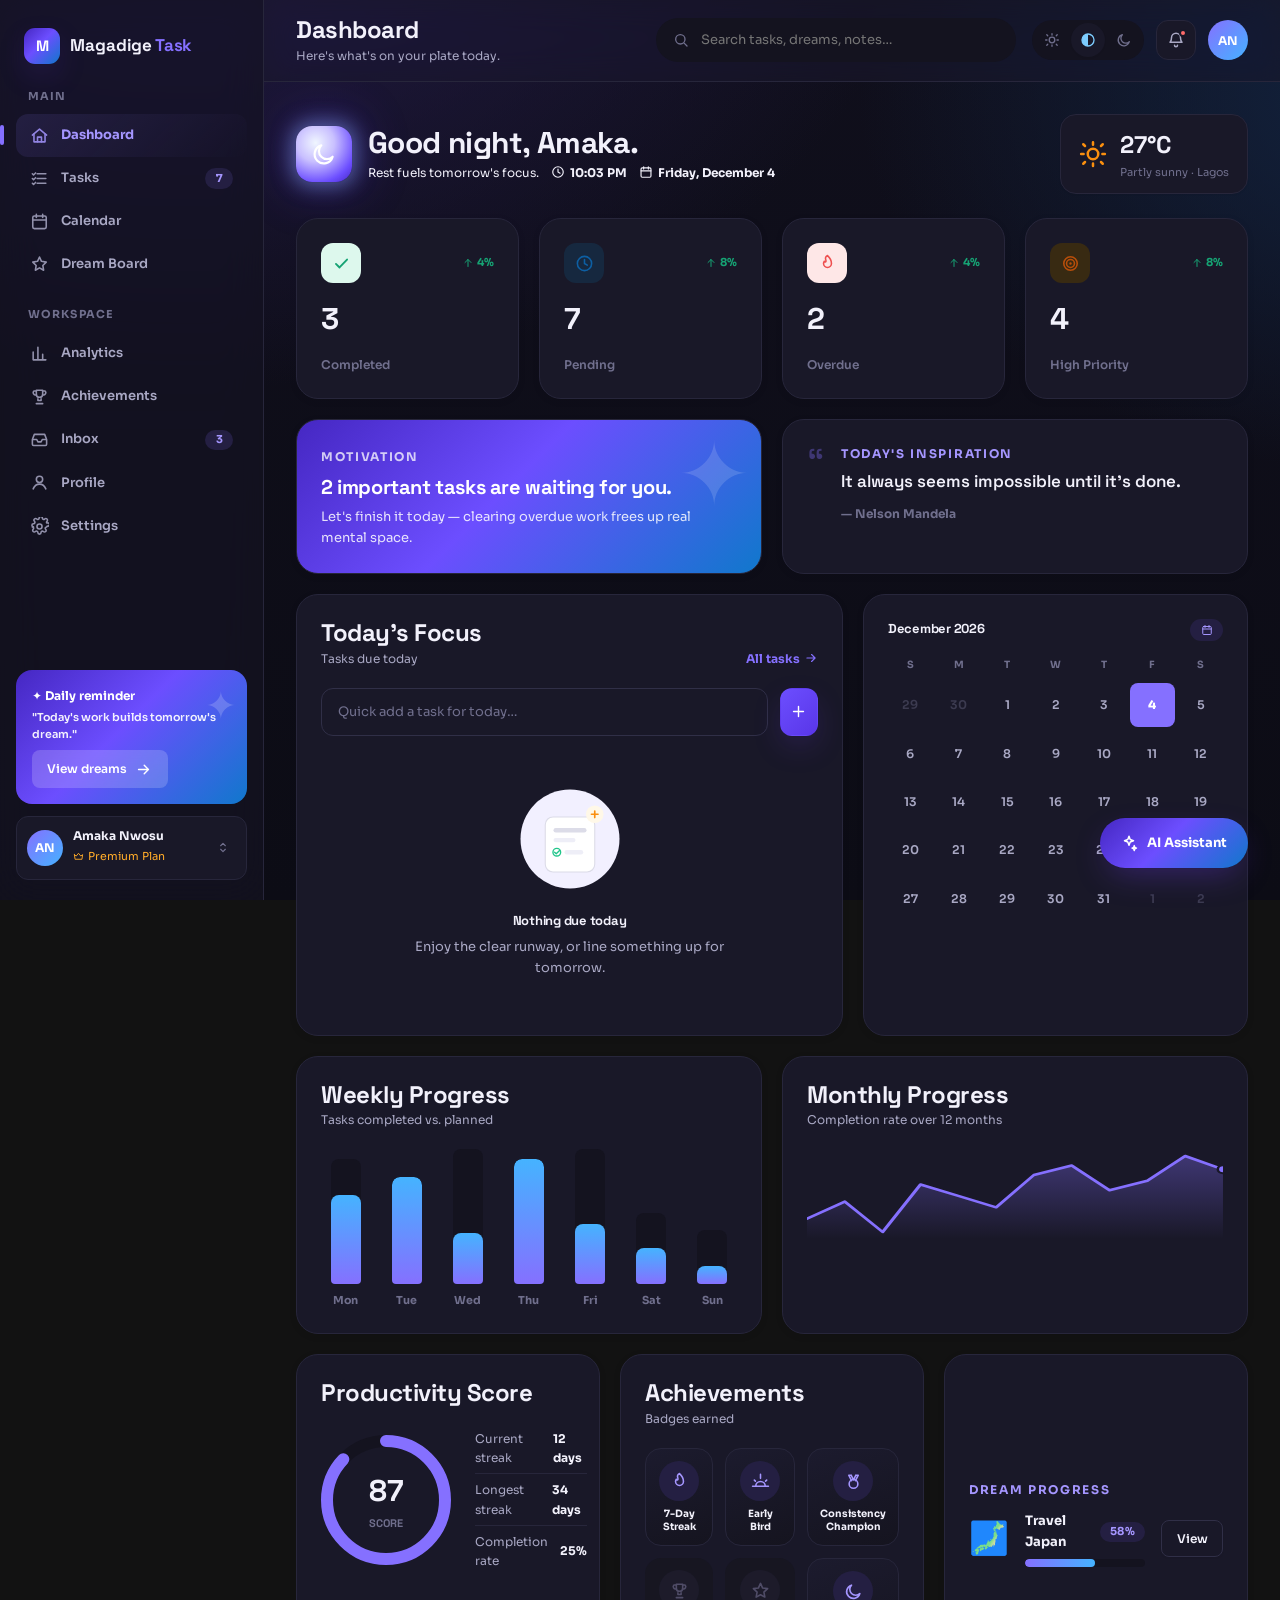
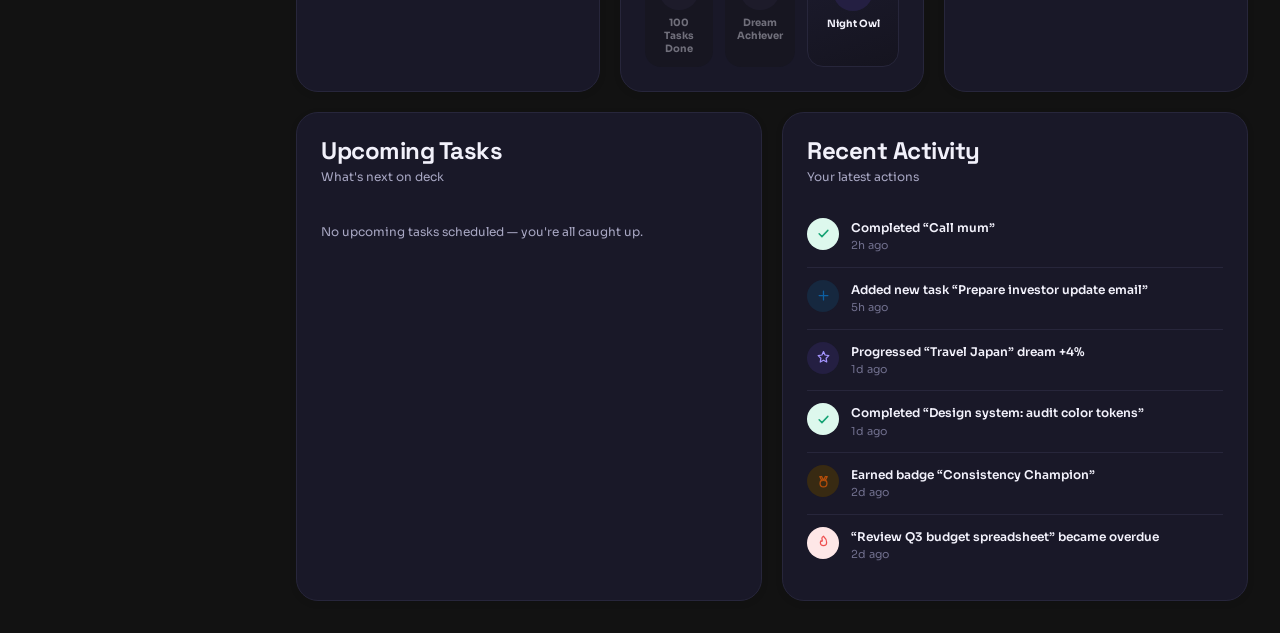
<file: To do web - front end/dashboard.html>
<!DOCTYPE html>
<html lang="en">
<head>
<meta charset="UTF-8" />
<meta name="viewport" content="width=device-width, initial-scale=1.0" />
<title>Dashboard — Magadige Task</title>
<link rel="preconnect" href="https://fonts.googleapis.com">
<link href="https://fonts.googleapis.com/css2?family=Sora:wght@400;500;600;700;800&family=Space+Grotesk:wght@500;600;700&display=swap" rel="stylesheet">
<script>
  (function () {
    var ov = localStorage.getItem("magadige_theme_override");
    var h = new Date().getHours();
    var period = ov === "day" ? "afternoon" : ov === "night" ? "night" : (h >= 5 && h < 12 ? "morning" : h >= 12 && h < 17 ? "afternoon" : h >= 17 && h < 21 ? "evening" : "night");
    document.documentElement.setAttribute("data-theme", period === "night" ? "night" : "day");
    document.documentElement.setAttribute("data-period", period);
  })();
</script>
<link rel="stylesheet" href="css/variables.css" />
<link rel="stylesheet" href="css/base.css" />
<link rel="stylesheet" href="css/animations.css" />
<link rel="stylesheet" href="css/components.css" />
<link rel="stylesheet" href="css/layout.css" />
<link rel="stylesheet" href="css/pages/dashboard.css" />
</head>
<body>

<div class="app-shell" id="appShell">
  <div class="shell-content">
    <div id="topbarSlot"></div>

    <main class="main-content page-enter" id="mainContent">

      <div class="greeting-header">
        <div class="flex items-center gap-4">
          <div class="greeting-icon" id="greetingIcon"></div>
          <div>
            <h2 class="greeting-title" id="greetingTitle">Good morning,</h2>
            <div class="greeting-sub">
              <span id="greetingMood"></span>
              <span><svg viewBox="0 0 24 24" width="14" height="14" fill="none" stroke="currentColor" stroke-width="2" stroke-linecap="round" stroke-linejoin="round"><circle cx="12" cy="12" r="9"/><path d="M12 7v5l3.5 2"/></svg> <b id="clockNow"></b></span>
              <span><svg viewBox="0 0 24 24" width="14" height="14" fill="none" stroke="currentColor" stroke-width="2" stroke-linecap="round" stroke-linejoin="round"><rect x="3.5" y="5" width="17" height="16" rx="2"/><path d="M8 3v4M16 3v4M3.5 10h17"/></svg> <b id="dateNow"></b></span>
            </div>
          </div>
        </div>
        <div class="weather-chip">
          <span id="weatherIcon"></span>
          <div>
            <div class="temp" id="weatherTemp">--</div>
            <div class="desc" id="weatherDesc">Loading…</div>
          </div>
        </div>
      </div>

      <div class="bento">

        <!-- Stat tiles -->
        <div class="g-12">
          <div class="bento" id="statTiles"></div>
        </div>

        <!-- Motivation -->
        <div class="card motivation-card g-6 anim-fade-up">
          <span class="eyebrow">Motivation</span>
          <h3 id="motivationHeadline">—</h3>
          <p id="motivationBody">—</p>
        </div>

        <!-- Inspiration -->
        <div class="card inspiration-card g-6 anim-fade-up">
          <span class="inspiration-quote-mark">“</span>
          <div>
            <span class="eyebrow" style="display:block;margin-bottom:6px;">Today's inspiration</span>
            <blockquote id="inspirationQuote">—</blockquote>
            <cite id="inspirationAuthor">—</cite>
          </div>
        </div>

        <!-- Today's Focus -->
        <div class="card g-7 anim-fade-up">
          <div class="section-head">
            <div><h3>Today's Focus</h3><p>Tasks due today</p></div>
            <a href="tasks.html" class="link-more">All tasks <svg viewBox="0 0 24 24" width="14" height="14" fill="none" stroke="currentColor" stroke-width="2" stroke-linecap="round" stroke-linejoin="round"><path d="M5 12h14M13 6l6 6-6 6"/></svg></a>
          </div>
          <div class="quick-add" style="margin-bottom:var(--sp-4);">
            <input class="input" type="text" id="quickAddInput" placeholder="Quick add a task for today…" />
            <button class="btn btn-primary btn-icon" id="quickAddBtn"><svg viewBox="0 0 24 24" width="17" height="17" fill="none" stroke="currentColor" stroke-width="2" stroke-linecap="round" stroke-linejoin="round"><path d="M12 5v14M5 12h14"/></svg></button>
          </div>
          <div id="focusList"></div>
        </div>

        <!-- Calendar -->
        <div class="card g-5 anim-fade-up">
          <div class="mini-cal-head">
            <h4 style="margin:0;font-size:var(--fs-sm);" id="calLabel">—</h4>
            <span class="badge badge-indigo"><svg viewBox="0 0 24 24" width="12" height="12" fill="none" stroke="currentColor" stroke-width="2" stroke-linecap="round" stroke-linejoin="round"><rect x="3.5" y="5" width="17" height="16" rx="2"/><path d="M8 3v4M16 3v4M3.5 10h17"/></svg></span>
          </div>
          <div class="mini-cal-grid" id="calGrid"></div>
        </div>

        <!-- Weekly progress -->
        <div class="card g-6 anim-fade-up">
          <div class="section-head"><div><h3>Weekly Progress</h3><p>Tasks completed vs. planned</p></div></div>
          <div id="weeklyChart"></div>
        </div>

        <!-- Monthly progress -->
        <div class="card g-6 anim-fade-up">
          <div class="section-head"><div><h3>Monthly Progress</h3><p>Completion rate over 12 months</p></div></div>
          <div id="monthlyChart"></div>
        </div>

        <!-- Productivity score -->
        <div class="card g-4 anim-fade-up">
          <h3 style="margin-bottom:var(--sp-4);">Productivity Score</h3>
          <div class="score-wrap">
            <div class="score-ring" id="scoreRing"></div>
            <div style="flex:1;">
              <div class="score-detail-row"><span class="text-secondary">Current streak</span><strong id="streakCurrent">—</strong></div>
              <div class="score-detail-row"><span class="text-secondary">Longest streak</span><strong id="streakLongest">—</strong></div>
              <div class="score-detail-row"><span class="text-secondary">Completion rate</span><strong id="completionRate">—</strong></div>
            </div>
          </div>
        </div>

        <!-- Badges -->
        <div class="card g-4 anim-fade-up">
          <div class="section-head"><div><h3>Achievements</h3><p>Badges earned</p></div></div>
          <div class="badge-grid" id="badgeGrid"></div>
        </div>

        <!-- Dream nudge -->
        <div class="card g-4 anim-fade-up" style="display:flex;flex-direction:column;justify-content:center;">
          <span class="eyebrow" style="margin-bottom:var(--sp-3);display:block;">Dream progress</span>
          <div class="dream-nudge" id="dreamNudge"></div>
        </div>

        <!-- Upcoming -->
        <div class="card g-6 anim-fade-up">
          <div class="section-head"><div><h3>Upcoming Tasks</h3><p>What's next on deck</p></div></div>
          <div id="upcomingList"></div>
        </div>

        <!-- Recent activity -->
        <div class="card g-6 anim-fade-up">
          <div class="section-head"><div><h3>Recent Activity</h3><p>Your latest actions</p></div></div>
          <div id="activityFeed"></div>
        </div>

      </div>
    </main>
  </div>
</div>

<script src="js/icons.js"></script>
<script src="js/data.js"></script>
<script src="js/quotes.js"></script>
<script src="js/theme.js"></script>
<script src="js/seasonal.js"></script>
<script src="js/charts.js"></script>
<script src="js/shell.js"></script>
<script src="js/dashboard.js"></script>
</body>
</html>
</file>
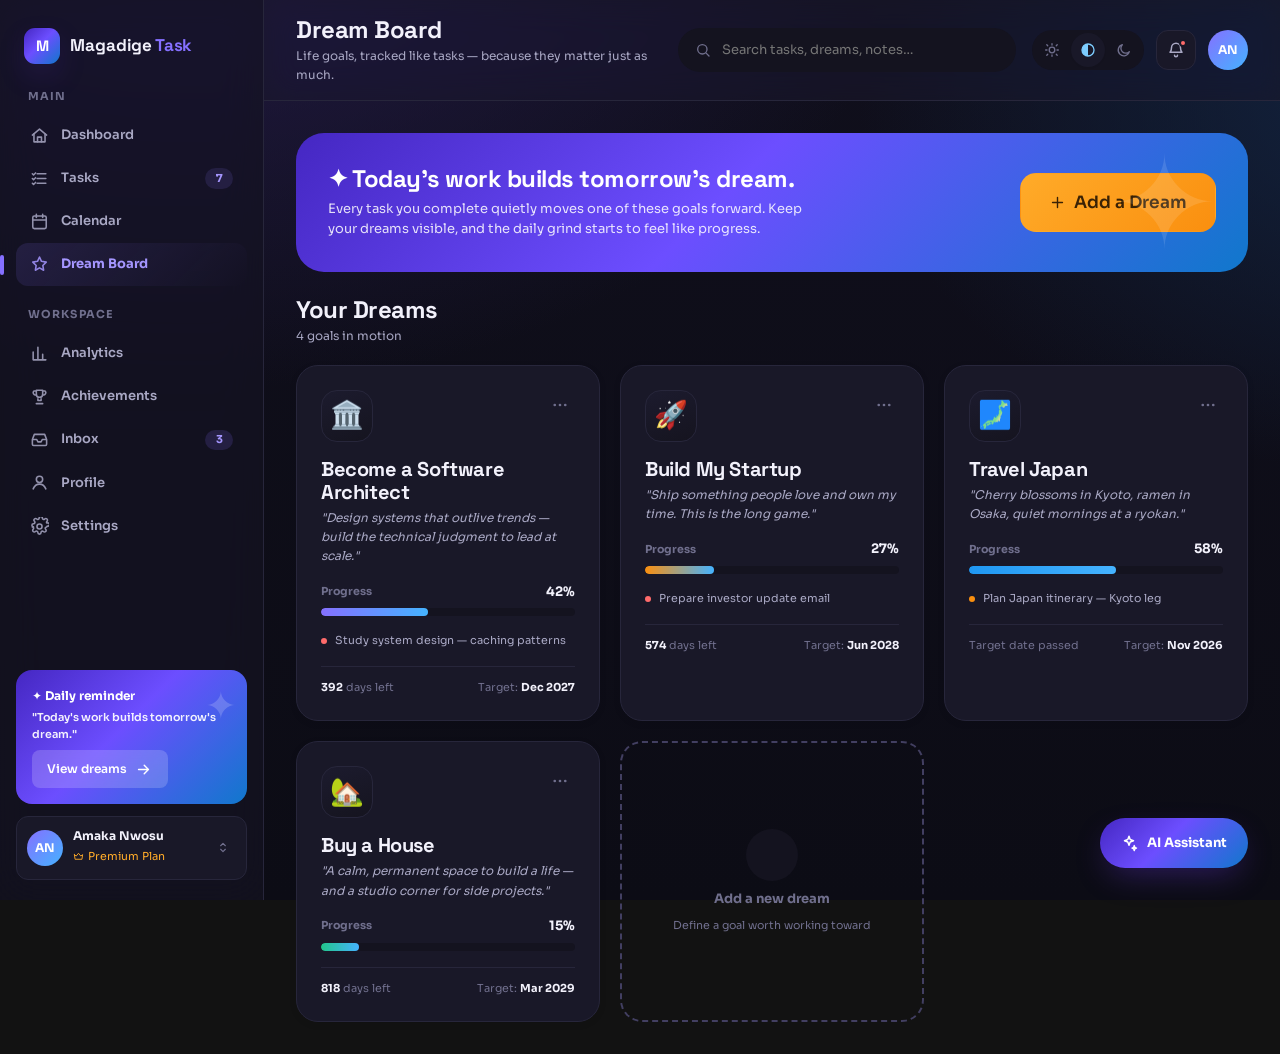
<file: To do web - front end/dreams.html>
<!DOCTYPE html>
<html lang="en">
<head>
<meta charset="UTF-8" />
<meta name="viewport" content="width=device-width, initial-scale=1.0" />
<title>Dream Board — Magadige Task</title>
<link rel="preconnect" href="https://fonts.googleapis.com">
<link href="https://fonts.googleapis.com/css2?family=Sora:wght@400;500;600;700;800&family=Space+Grotesk:wght@500;600;700&display=swap" rel="stylesheet">
<script>
  (function () {
    var ov = localStorage.getItem("magadige_theme_override");
    var h = new Date().getHours();
    var period = ov === "day" ? "afternoon" : ov === "night" ? "night" : (h >= 5 && h < 12 ? "morning" : h >= 12 && h < 17 ? "afternoon" : h >= 17 && h < 21 ? "evening" : "night");
    document.documentElement.setAttribute("data-theme", period === "night" ? "night" : "day");
    document.documentElement.setAttribute("data-period", period);
  })();
</script>
<link rel="stylesheet" href="css/variables.css" />
<link rel="stylesheet" href="css/base.css" />
<link rel="stylesheet" href="css/animations.css" />
<link rel="stylesheet" href="css/components.css" />
<link rel="stylesheet" href="css/layout.css" />
<link rel="stylesheet" href="css/pages/tasks.css" />
<link rel="stylesheet" href="css/pages/dreams.css" />
</head>
<body>

<div class="app-shell" id="appShell">
  <div class="shell-content">
    <div id="topbarSlot"></div>

    <main class="main-content page-enter" id="mainContent">

      <div class="dream-banner">
        <div>
          <h2>✦ Today's work builds tomorrow's dream.</h2>
          <p>Every task you complete quietly moves one of these goals forward. Keep your dreams visible, and the daily grind starts to feel like progress.</p>
        </div>
        <button class="btn btn-accent btn-lg" id="addDreamBtnTop"><span id="plusIconTop"></span> Add a Dream</button>
      </div>

      <div class="section-head">
        <div><h3>Your Dreams</h3><p id="dreamCount">— goals in motion</p></div>
      </div>

      <div class="dream-grid" id="dreamGrid"></div>

      <div class="empty-state" id="dreamEmptyState" hidden>
        <img src="assets/illustrations/empty-dreams.svg" class="empty-state-illustration" alt="" />
        <h4>No dreams yet</h4>
        <p>Big or small — define one life goal and watch your daily tasks quietly build toward it.</p>
        <button class="btn btn-primary" id="addDreamBtnEmpty">Define your first dream</button>
      </div>

    </main>
  </div>
</div>

<!-- Dream detail modal -->
<div class="overlay" id="dreamOverlay" hidden></div>
<div class="modal modal-lg" id="dreamModal" hidden></div>

<!-- Create dream modal -->
<div class="overlay" id="createDreamOverlay" hidden></div>
<div class="modal" id="createDreamModal" hidden>
  <div class="flex items-center justify-between" style="margin-bottom:var(--sp-5);">
    <h3>Define a New Dream</h3>
    <button class="icon-btn" id="closeCreateDreamBtn" style="width:34px;height:34px;"><span id="closeDreamIcon"></span></button>
  </div>
  <form id="dreamForm">
    <div class="field" style="margin-bottom:var(--sp-4);">
      <label class="field-label">Dream title</label>
      <input class="input" type="text" id="dTitle" placeholder="e.g. Become a Software Architect" required />
    </div>
    <div class="field" style="margin-bottom:var(--sp-4);">
      <label class="field-label">Emoji</label>
      <div class="color-swatches" id="emojiSwatches">
        <span class="chip is-active" data-emoji="🏛️">🏛️</span>
        <span class="chip" data-emoji="🚀">🚀</span>
        <span class="chip" data-emoji="🗾">🗾</span>
        <span class="chip" data-emoji="🏡">🏡</span>
        <span class="chip" data-emoji="💰">💰</span>
        <span class="chip" data-emoji="🎓">🎓</span>
        <span class="chip" data-emoji="🎨">🎨</span>
      </div>
    </div>
    <div class="field" style="margin-bottom:var(--sp-4);">
      <label class="field-label">Motivation — why does this matter?</label>
      <textarea class="textarea" id="dMotivation" placeholder="Write a sentence that reminds future-you why you started…"></textarea>
    </div>
    <div class="field" style="margin-bottom:var(--sp-4);">
      <label class="field-label">Target date</label>
      <input class="input" type="date" id="dTarget" required />
    </div>
    <div class="flex items-center gap-3">
      <button type="submit" class="btn btn-primary btn-lg">Save Dream</button>
      <button type="button" class="btn btn-ghost" id="cancelDreamBtn">Cancel</button>
    </div>
  </form>
</div>

<script src="js/icons.js"></script>
<script src="js/data.js"></script>
<script src="js/quotes.js"></script>
<script src="js/theme.js"></script>
<script src="js/seasonal.js"></script>
<script src="js/charts.js"></script>
<script src="js/shell.js"></script>
<script src="js/dreams.js"></script>
</body>
</html>
</file>
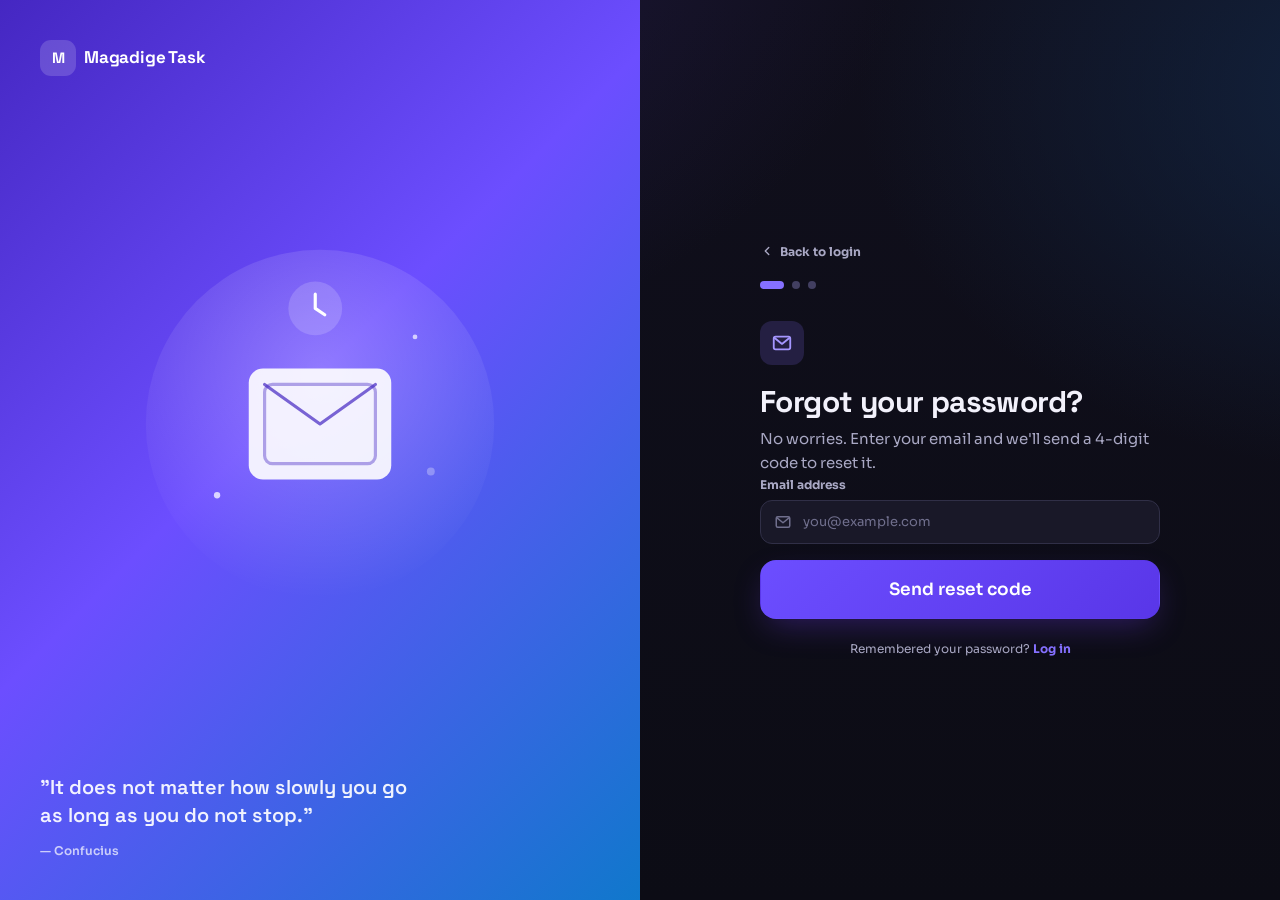
<file: To do web - front end/forgot-password.html>
<!DOCTYPE html>
<html lang="en">
<head>
<meta charset="UTF-8" />
<meta name="viewport" content="width=device-width, initial-scale=1.0" />
<title>Reset your password — Magadige Task</title>
<link rel="preconnect" href="https://fonts.googleapis.com">
<link href="https://fonts.googleapis.com/css2?family=Sora:wght@400;500;600;700;800&family=Space+Grotesk:wght@500;600;700&display=swap" rel="stylesheet">
<script>
  (function () {
    var ov = localStorage.getItem("magadige_theme_override");
    var h = new Date().getHours();
    var period = ov === "day" ? "afternoon" : ov === "night" ? "night" : (h >= 5 && h < 12 ? "morning" : h >= 12 && h < 17 ? "afternoon" : h >= 17 && h < 21 ? "evening" : "night");
    document.documentElement.setAttribute("data-theme", period === "night" ? "night" : "day");
    document.documentElement.setAttribute("data-period", period);
  })();
</script>
<link rel="stylesheet" href="css/variables.css" />
<link rel="stylesheet" href="css/base.css" />
<link rel="stylesheet" href="css/animations.css" />
<link rel="stylesheet" href="css/components.css" />
<link rel="stylesheet" href="css/pages/auth.css" />
</head>
<body>

<div class="auth-shell">
  <section class="auth-visual">
    <a href="index.html" class="flex items-center gap-2" style="color:#fff;">
      <div class="brand-mark" style="background:rgba(255,255,255,.16);box-shadow:none;">M</div>
      <span class="brand-name" style="color:#fff;">Magadige Task</span>
    </a>
    <div class="auth-visual-illustration anim-float-slow">
      <img src="assets/illustrations/auth-forgot.svg" alt="Illustration of a locked inbox" />
    </div>
    <div class="auth-visual-quote">
      <p>"It does not matter how slowly you go as long as you do not stop."</p>
      <span>— Confucius</span>
    </div>
  </section>

  <section class="auth-panel">
    <div class="auth-panel-inner anim-fade-up">
      <a href="login.html" class="auth-back">
        <svg viewBox="0 0 24 24" width="14" height="14" fill="none" stroke="currentColor" stroke-width="2.4" stroke-linecap="round" stroke-linejoin="round"><path d="M15 6 9 12l6 6"/></svg>
        Back to login
      </a>

      <div class="auth-steps">
        <div class="auth-step-dot is-active"></div>
        <div class="auth-step-dot"></div>
        <div class="auth-step-dot"></div>
      </div>

      <!-- Step 1: Email -->
      <div class="auth-step-panel" id="step-1">
        <div class="auth-mini-icon" id="mailMini"></div>
        <h1>Forgot your password?</h1>
        <p class="lead">No worries. Enter your email and we'll send a 4-digit code to reset it.</p>
        <form class="auth-form" onsubmit="event.preventDefault(); MDG_AUTH_STEP(2);">
          <div class="field">
            <label class="field-label" for="fpEmail">Email address</label>
            <div class="input-group">
              <span class="input-group-icon" id="mailIcon"></span>
              <input class="input" type="email" id="fpEmail" placeholder="you@example.com" required />
            </div>
          </div>
          <button type="submit" class="btn btn-primary btn-lg btn-block">Send reset code</button>
        </form>
      </div>

      <!-- Step 2: OTP -->
      <div class="auth-step-panel" id="step-2" hidden>
        <div class="auth-mini-icon" id="shieldMini"></div>
        <h1>Enter verification code</h1>
        <p class="lead">We sent a 4-digit code to <strong id="fpEmailEcho">your email</strong>. It expires in 5 minutes.</p>
        <form class="auth-form" onsubmit="event.preventDefault(); MDG_AUTH_STEP(3);">
          <div class="otp-row">
            <input class="otp-input" maxlength="1" inputmode="numeric" required />
            <input class="otp-input" maxlength="1" inputmode="numeric" required />
            <input class="otp-input" maxlength="1" inputmode="numeric" required />
            <input class="otp-input" maxlength="1" inputmode="numeric" required />
          </div>
          <p class="field-hint">Didn't get a code? <a href="#" style="color:var(--brand);font-weight:700;">Resend</a></p>
          <button type="submit" class="btn btn-primary btn-lg btn-block">Verify code</button>
        </form>
      </div>

      <!-- Step 3: New password -->
      <div class="auth-step-panel" id="step-3" hidden>
        <div class="auth-mini-icon" id="lockMini"></div>
        <h1>Set a new password</h1>
        <p class="lead">Make it strong — at least 8 characters with a number and symbol.</p>
        <form class="auth-form" data-auth-form data-redirect="login.html">
          <div class="field">
            <label class="field-label" for="newPassword">New password</label>
            <div class="input-group">
              <span class="input-group-icon" id="lockIcon1"></span>
              <input class="input" type="password" id="newPassword" placeholder="••••••••" required />
              <span class="input-group-trailing"><button type="button" class="icon-btn password-toggle" style="width:32px;height:32px;border:none;" data-toggle-password="newPassword"></button></span>
            </div>
            <span class="field-error" data-error-for="newPassword"></span>
          </div>
          <div class="field">
            <label class="field-label" for="confirmNewPassword">Confirm new password</label>
            <div class="input-group">
              <span class="input-group-icon" id="lockIcon2"></span>
              <input class="input" type="password" id="confirmNewPassword" placeholder="••••••••" required data-matches="newPassword" />
            </div>
            <span class="field-error" data-error-for="confirmNewPassword"></span>
          </div>
          <button type="submit" class="btn btn-primary btn-lg btn-block">Reset password</button>
        </form>
      </div>

      <p class="auth-footnote">Remembered your password? <a href="login.html">Log in</a></p>
    </div>
  </section>
</div>

<script src="js/icons.js"></script>
<script src="js/seasonal.js"></script>
<script>
  document.getElementById("mailMini").innerHTML = ICON.mail;
  document.getElementById("shieldMini").innerHTML = ICON.shield;
  document.getElementById("lockMini").innerHTML = ICON.lock;
  document.getElementById("mailIcon").innerHTML = ICON.mail;
  document.getElementById("lockIcon1").innerHTML = ICON.lock;
  document.getElementById("lockIcon2").innerHTML = ICON.lock;
  document.getElementById("fpEmail")?.addEventListener("input", (e) => {
    const echo = document.getElementById("fpEmailEcho");
    if (echo) echo.textContent = e.target.value || "your email";
  });
</script>
<script src="js/auth.js"></script>
</body>
</html>
</file>
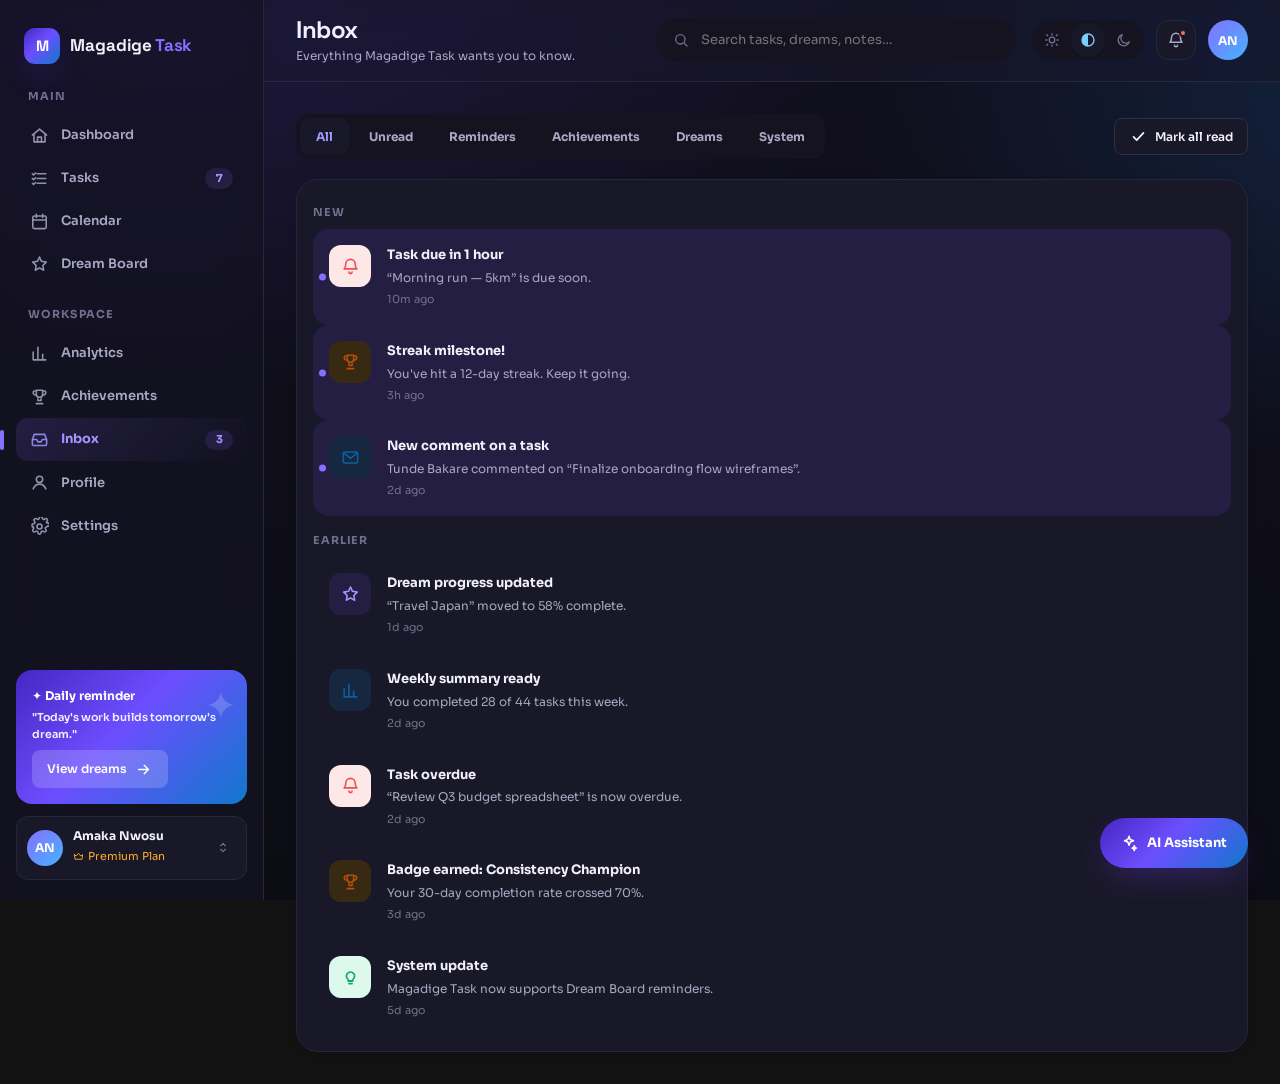
<file: To do web - front end/inbox.html>
<!DOCTYPE html>
<html lang="en">
<head>
<meta charset="UTF-8" />
<meta name="viewport" content="width=device-width, initial-scale=1.0" />
<title>Inbox — Magadige Task</title>
<link rel="preconnect" href="https://fonts.googleapis.com">
<link href="https://fonts.googleapis.com/css2?family=Sora:wght@400;500;600;700;800&family=Space+Grotesk:wght@500;600;700&display=swap" rel="stylesheet">
<script>
  (function () {
    var ov = localStorage.getItem("magadige_theme_override");
    var h = new Date().getHours();
    var period = ov === "day" ? "afternoon" : ov === "night" ? "night" : (h >= 5 && h < 12 ? "morning" : h >= 12 && h < 17 ? "afternoon" : h >= 17 && h < 21 ? "evening" : "night");
    document.documentElement.setAttribute("data-theme", period === "night" ? "night" : "day");
    document.documentElement.setAttribute("data-period", period);
  })();
</script>
<link rel="stylesheet" href="css/variables.css" />
<link rel="stylesheet" href="css/base.css" />
<link rel="stylesheet" href="css/animations.css" />
<link rel="stylesheet" href="css/components.css" />
<link rel="stylesheet" href="css/layout.css" />
<link rel="stylesheet" href="css/pages/inbox.css" />
</head>
<body>

<div class="app-shell" id="appShell">
  <div class="shell-content">
    <div id="topbarSlot"></div>

    <main class="main-content page-enter" id="mainContent">

      <div class="inbox-toolbar">
        <div class="tabs" id="inboxTabs">
          <button class="tab is-active" data-filter="all">All</button>
          <button class="tab" data-filter="unread">Unread</button>
          <button class="tab" data-filter="reminder">Reminders</button>
          <button class="tab" data-filter="achievement">Achievements</button>
          <button class="tab" data-filter="dream">Dreams</button>
          <button class="tab" data-filter="system">System</button>
        </div>
        <button class="btn btn-secondary btn-sm" id="markAllReadBtn"><span id="checkIcon"></span> Mark all read</button>
      </div>

      <div class="card card-flush">
        <div class="inbox-list" id="inboxList" style="padding: var(--sp-2) var(--sp-4) var(--sp-4);"></div>
        <div class="empty-state" id="inboxEmptyState" hidden>
          <img src="assets/illustrations/empty-notifications.svg" class="empty-state-illustration" alt="" />
          <h4>You're all caught up</h4>
          <p>No notifications here. We'll let you know when something needs your attention.</p>
        </div>
      </div>

    </main>
  </div>
</div>

<script src="js/icons.js"></script>
<script src="js/data.js"></script>
<script src="js/quotes.js"></script>
<script src="js/theme.js"></script>
<script src="js/seasonal.js"></script>
<script src="js/charts.js"></script>
<script src="js/shell.js"></script>
<script src="js/inbox.js"></script>
</body>
</html>
</file>
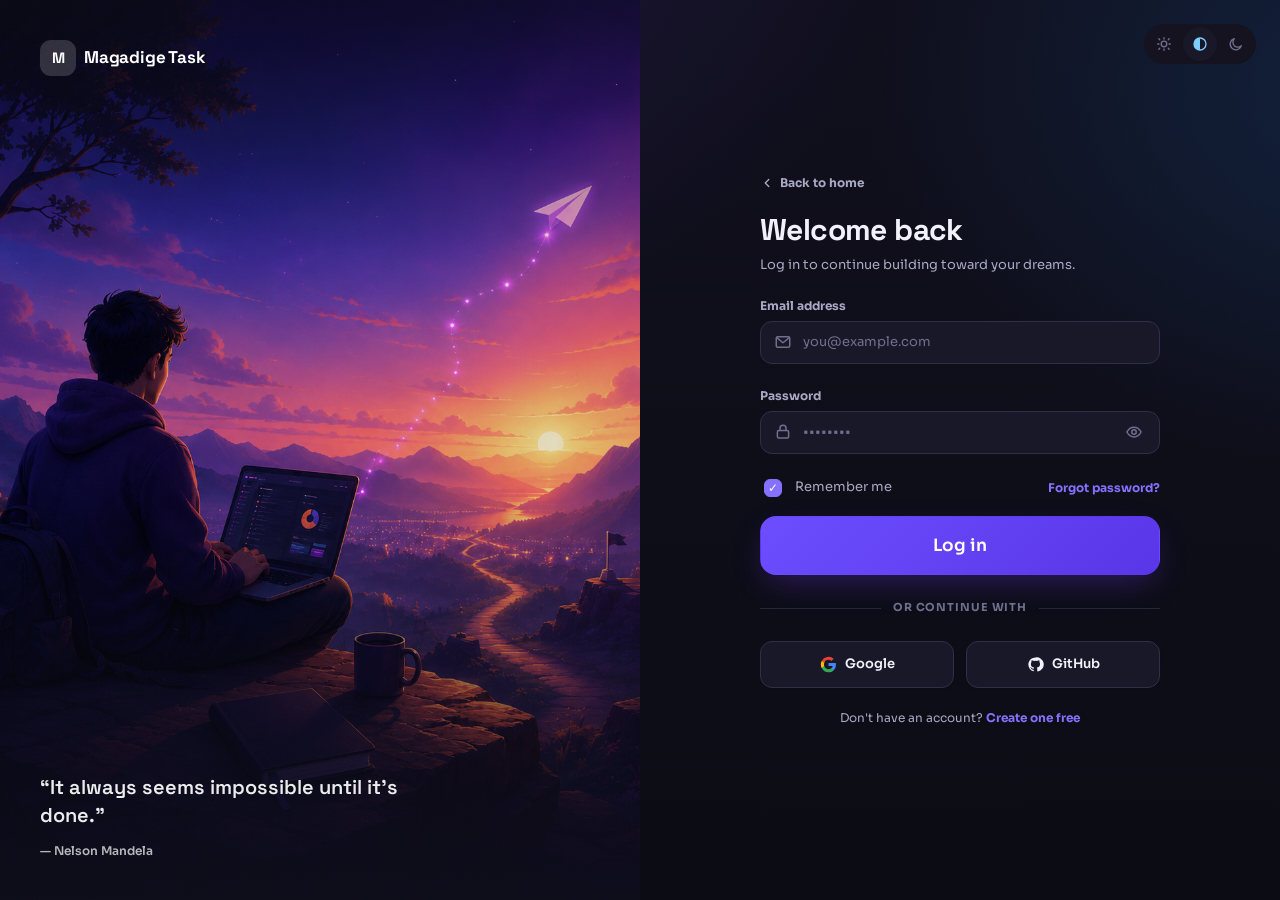
<file: To do web - front end/login.html>
<!DOCTYPE html>
<html lang="en">
<head>
<meta charset="UTF-8" />
<meta name="viewport" content="width=device-width, initial-scale=1.0" />
<title>Log in — Magadige Task</title>
<link rel="preconnect" href="https://fonts.googleapis.com">
<link href="https://fonts.googleapis.com/css2?family=Sora:wght@400;500;600;700;800&family=Space+Grotesk:wght@500;600;700&display=swap" rel="stylesheet">
<script>
  (function () {
    var ov = localStorage.getItem("magadige_theme_override");
    var h = new Date().getHours();
    var period = ov === "day" ? "afternoon" : ov === "night" ? "night" : (h >= 5 && h < 12 ? "morning" : h >= 12 && h < 17 ? "afternoon" : h >= 17 && h < 21 ? "evening" : "night");
    document.documentElement.setAttribute("data-theme", period === "night" ? "night" : "day");
    document.documentElement.setAttribute("data-period", period);
  })();
</script>
<link rel="stylesheet" href="css/variables.css" />
<link rel="stylesheet" href="css/base.css" />
<link rel="stylesheet" href="css/animations.css" />
<link rel="stylesheet" href="css/components.css" />
<link rel="stylesheet" href="css/pages/auth.css" />
</head>
<body>

<div class="theme-toggle auth-theme-toggle" data-theme-toggle>
  <button data-theme-set="day" data-tooltip="Day" data-tooltip-pos="bottom"><span id="toggleSunIcon"></span></button>
  <button data-theme-set="auto" data-tooltip="Auto" data-tooltip-pos="bottom"><span id="toggleAutoIcon"></span></button>
  <button data-theme-set="night" data-tooltip="Night" data-tooltip-pos="bottom"><span id="toggleMoonIcon"></span></button>
</div>

<div class="auth-shell">
  <section class="auth-visual has-photo auth-visual--login">
    <div class="auth-visual-bg auth-visual-bg-day"></div>
    <div class="auth-visual-bg auth-visual-bg-night"></div>
    <a href="index.html" class="flex items-center gap-2" style="color:#fff;">
      <div class="brand-mark" style="background:rgba(255,255,255,.16);box-shadow:none;">M</div>
      <span class="brand-name" style="color:#fff;">Magadige Task</span>
    </a>
    <div class="auth-visual-illustration"></div>
    <div class="auth-visual-quote">
      <p>It always seems impossible until it's done.</p>
      <span>— Nelson Mandela</span>
    </div>
  </section>

  <section class="auth-panel">
    <div class="auth-panel-inner anim-fade-up">
      <a href="index.html" class="auth-back">
        <svg viewBox="0 0 24 24" width="14" height="14" fill="none" stroke="currentColor" stroke-width="2.4" stroke-linecap="round" stroke-linejoin="round"><path d="M15 6 9 12l6 6"/></svg>
        Back to home
      </a>
      <h1>Welcome back</h1>
      <p class="lead">Log in to continue building toward your dreams.</p>

      <form class="auth-form" data-auth-form data-redirect="dashboard.html">
        <div class="field">
          <label class="field-label" for="loginEmail">Email address</label>
          <div class="input-group">
            <span class="input-group-icon" id="mailIcon"></span>
            <input class="input" type="email" id="loginEmail" placeholder="you@example.com" required />
          </div>
          <span class="field-error" data-error-for="loginEmail"></span>
        </div>

        <div class="field">
          <label class="field-label" for="loginPassword">Password</label>
          <div class="input-group">
            <span class="input-group-icon" id="lockIcon"></span>
            <input class="input" type="password" id="loginPassword" placeholder="••••••••" required />
            <span class="input-group-trailing"><button type="button" class="icon-btn password-toggle" style="width:32px;height:32px;border:none;" data-toggle-password="loginPassword"></button></span>
          </div>
          <span class="field-error" data-error-for="loginPassword"></span>
        </div>

        <div class="auth-row-between">
          <label class="checkbox-row"><input type="checkbox" class="checkbox" checked /> Remember me</label>
          <a href="forgot-password.html">Forgot password?</a>
        </div>

        <button type="submit" class="btn btn-primary btn-lg btn-block">Log in</button>
      </form>

      <div class="divider-label" style="margin:var(--sp-6) 0;">or continue with</div>

      <div class="social-row">
        <button class="btn btn-secondary" id="googleBtn"><span id="googleIcon"></span> Google</button>
        <button class="btn btn-secondary" id="githubBtn"><span id="githubIcon"></span> GitHub</button>
      </div>

      <p class="auth-footnote">Don't have an account? <a href="register.html">Create one free</a></p>
    </div>
  </section>
</div>

<script src="js/icons.js"></script>
<script src="js/theme.js"></script>
<script src="js/seasonal.js"></script>
<script>
  document.getElementById("mailIcon").innerHTML = ICON.mail;
  document.getElementById("lockIcon").innerHTML = ICON.lock;
  document.getElementById("googleIcon").innerHTML = ICON.google;
  document.getElementById("githubIcon").innerHTML = ICON.github;
  document.getElementById("googleBtn").addEventListener("click", () => location.href = "dashboard.html");
  document.getElementById("githubBtn").addEventListener("click", () => location.href = "dashboard.html");
  document.getElementById("toggleSunIcon").innerHTML = ICON.sun;
  document.getElementById("toggleAutoIcon").innerHTML = ICON.auto;
  document.getElementById("toggleMoonIcon").innerHTML = ICON.moon;
</script>
<script src="js/auth.js"></script>
</body>
</html>
</file>
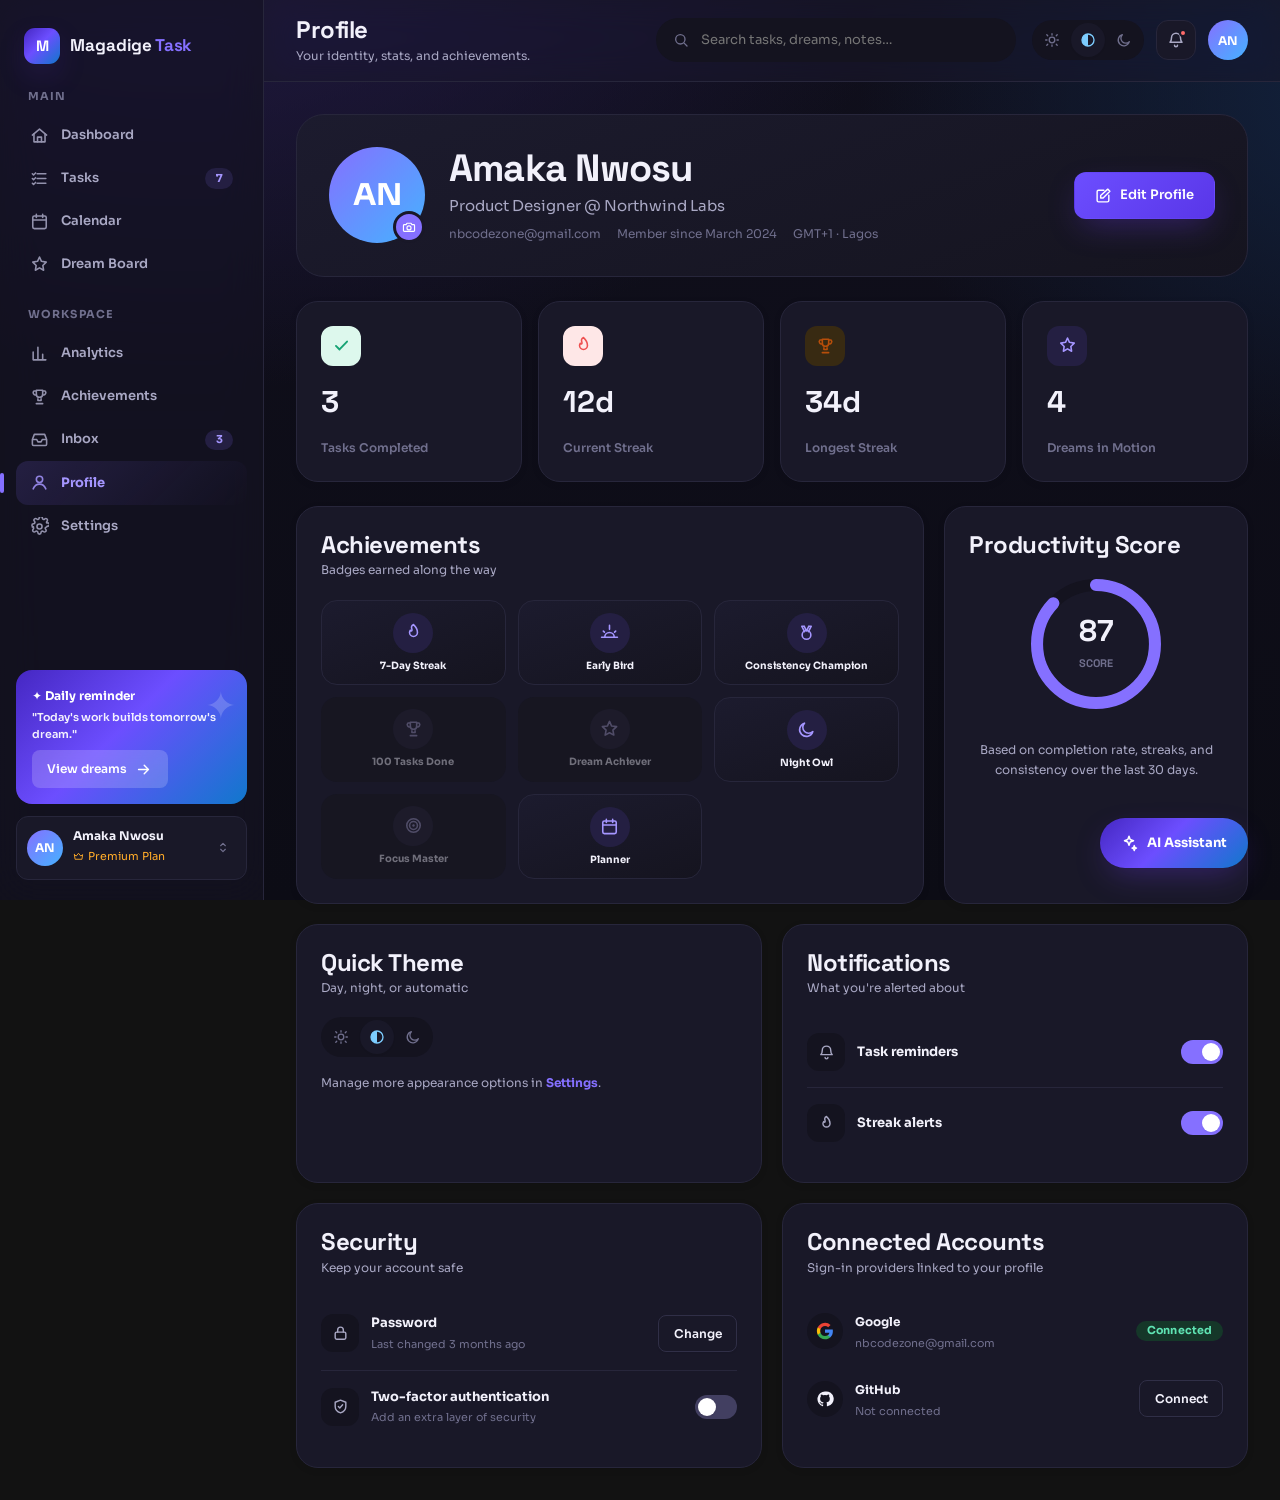
<file: To do web - front end/profile.html>
<!DOCTYPE html>
<html lang="en">
<head>
<meta charset="UTF-8" />
<meta name="viewport" content="width=device-width, initial-scale=1.0" />
<title>Profile — Magadige Task</title>
<link rel="preconnect" href="https://fonts.googleapis.com">
<link href="https://fonts.googleapis.com/css2?family=Sora:wght@400;500;600;700;800&family=Space+Grotesk:wght@500;600;700&display=swap" rel="stylesheet">
<script>
  (function () {
    var ov = localStorage.getItem("magadige_theme_override");
    var h = new Date().getHours();
    var period = ov === "day" ? "afternoon" : ov === "night" ? "night" : (h >= 5 && h < 12 ? "morning" : h >= 12 && h < 17 ? "afternoon" : h >= 17 && h < 21 ? "evening" : "night");
    document.documentElement.setAttribute("data-theme", period === "night" ? "night" : "day");
    document.documentElement.setAttribute("data-period", period);
  })();
</script>
<link rel="stylesheet" href="css/variables.css" />
<link rel="stylesheet" href="css/base.css" />
<link rel="stylesheet" href="css/animations.css" />
<link rel="stylesheet" href="css/components.css" />
<link rel="stylesheet" href="css/layout.css" />
<link rel="stylesheet" href="css/pages/dashboard.css" />
<link rel="stylesheet" href="css/pages/profile.css" />
</head>
<body>

<div class="app-shell" id="appShell">
  <div class="shell-content">
    <div id="topbarSlot"></div>

    <main class="main-content page-enter" id="mainContent">

      <div class="profile-header">
        <div class="profile-avatar-wrap">
          <div class="avatar-text" id="profileAvatar">—</div>
          <button class="profile-avatar-edit" id="editAvatarBtn"><span id="editAvatarIcon"></span></button>
        </div>
        <div class="profile-header-info">
          <h2 id="profileName">—</h2>
          <p id="profileRole" class="text-secondary">—</p>
          <div class="profile-header-meta">
            <span id="profileEmail"></span>
            <span id="profileMemberSince"></span>
            <span id="profileTimezone"></span>
          </div>
        </div>
        <div class="profile-header-actions">
          <button class="btn btn-primary" id="editProfileBtn"><span id="editIcon"></span> Edit Profile</button>
        </div>
      </div>

      <div class="stat-strip" id="profileStatStrip"></div>

      <div class="bento">
        <div class="card g-8 anim-fade-up">
          <div class="section-head"><div><h3>Achievements</h3><p>Badges earned along the way</p></div></div>
          <div class="badge-grid" id="profileBadgeGrid" style="grid-template-columns:repeat(3,1fr);"></div>
        </div>

        <div class="card g-4 anim-fade-up">
          <h3 style="margin-bottom:var(--sp-4);">Productivity Score</h3>
          <div class="score-wrap" style="flex-direction:column;text-align:center;">
            <div class="score-ring" id="profileScoreRing" style="margin-inline:auto;"></div>
            <p style="font-size:var(--fs-xs);margin-top:var(--sp-3);">Based on completion rate, streaks, and consistency over the last 30 days.</p>
          </div>
        </div>

        <div class="card g-6 anim-fade-up">
          <div class="section-head"><div><h3>Quick Theme</h3><p>Day, night, or automatic</p></div></div>
          <div class="theme-toggle" data-theme-toggle style="width:fit-content;">
            <button data-theme-set="day" data-tooltip="Day"><span id="themeSunIcon"></span></button>
            <button data-theme-set="auto" data-tooltip="Auto"><span id="themeAutoIcon"></span></button>
            <button data-theme-set="night" data-tooltip="Night"><span id="themeMoonIcon"></span></button>
          </div>
          <p style="font-size:var(--fs-xs);margin-top:var(--sp-4);">Manage more appearance options in <a href="settings.html" style="color:var(--brand);font-weight:700;">Settings</a>.</p>
        </div>

        <div class="card g-6 anim-fade-up">
          <div class="section-head"><div><h3>Notifications</h3><p>What you're alerted about</p></div></div>
          <div class="settings-row">
            <div class="flex items-center gap-3"><div class="settings-row-icon"><span id="bellIcon"></span></div><div><div class="settings-row-label">Task reminders</div></div></div>
            <label class="switch"><input type="checkbox" checked /><span class="switch-track"><span class="switch-thumb"></span></span></label>
          </div>
          <div class="settings-row">
            <div class="flex items-center gap-3"><div class="settings-row-icon"><span id="flameIcon"></span></div><div><div class="settings-row-label">Streak alerts</div></div></div>
            <label class="switch"><input type="checkbox" checked /><span class="switch-track"><span class="switch-thumb"></span></span></label>
          </div>
        </div>

        <div class="card g-6 anim-fade-up">
          <div class="section-head"><div><h3>Security</h3><p>Keep your account safe</p></div></div>
          <div class="settings-row">
            <div class="flex items-center gap-3"><div class="settings-row-icon"><span id="lockIcon"></span></div><div><div class="settings-row-label">Password</div><div class="settings-row-desc">Last changed 3 months ago</div></div></div>
            <button class="btn btn-secondary btn-sm">Change</button>
          </div>
          <div class="settings-row">
            <div class="flex items-center gap-3"><div class="settings-row-icon"><span id="shieldIcon"></span></div><div><div class="settings-row-label">Two-factor authentication</div><div class="settings-row-desc">Add an extra layer of security</div></div></div>
            <label class="switch"><input type="checkbox" /><span class="switch-track"><span class="switch-thumb"></span></span></label>
          </div>
        </div>

        <div class="card g-6 anim-fade-up">
          <div class="section-head"><div><h3>Connected Accounts</h3><p>Sign-in providers linked to your profile</p></div></div>
          <div class="connected-account">
            <div class="connected-account-icon"><span id="googleIcon"></span></div>
            <div style="flex:1;"><strong style="font-size:var(--fs-xs);">Google</strong><div class="settings-row-desc">nbcodezone@gmail.com</div></div>
            <span class="badge badge-mint">Connected</span>
          </div>
          <div class="connected-account">
            <div class="connected-account-icon"><span id="githubIcon"></span></div>
            <div style="flex:1;"><strong style="font-size:var(--fs-xs);">GitHub</strong><div class="settings-row-desc">Not connected</div></div>
            <button class="btn btn-secondary btn-sm">Connect</button>
          </div>
        </div>
      </div>

    </main>
  </div>
</div>

<script src="js/icons.js"></script>
<script src="js/data.js"></script>
<script src="js/quotes.js"></script>
<script src="js/theme.js"></script>
<script src="js/seasonal.js"></script>
<script src="js/charts.js"></script>
<script src="js/shell.js"></script>
<script src="js/profile.js"></script>
</body>
</html>
</file>
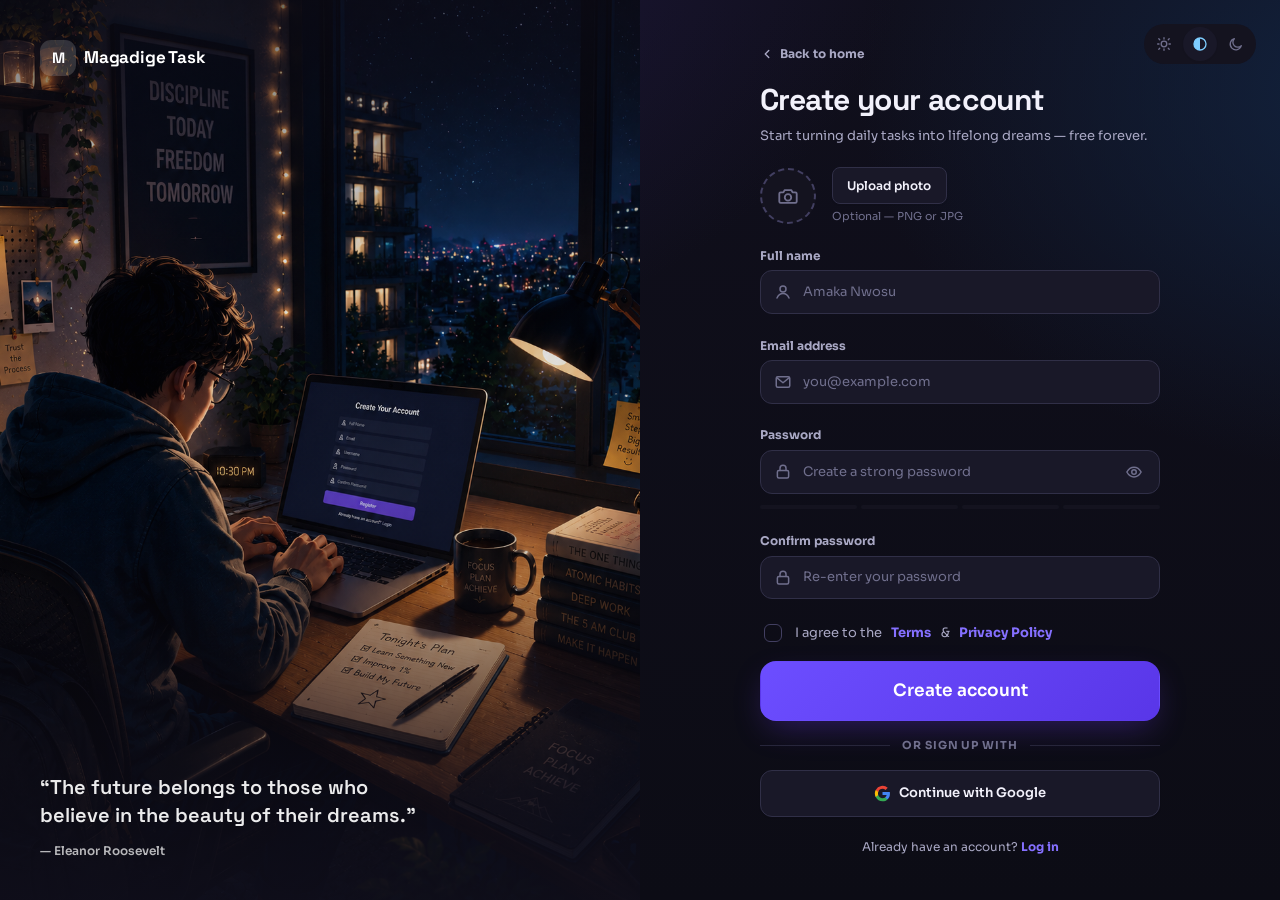
<file: To do web - front end/register.html>
<!DOCTYPE html>
<html lang="en">
<head>
<meta charset="UTF-8" />
<meta name="viewport" content="width=device-width, initial-scale=1.0" />
<title>Create your account — Magadige Task</title>
<link rel="preconnect" href="https://fonts.googleapis.com">
<link href="https://fonts.googleapis.com/css2?family=Sora:wght@400;500;600;700;800&family=Space+Grotesk:wght@500;600;700&display=swap" rel="stylesheet">
<script>
  (function () {
    var ov = localStorage.getItem("magadige_theme_override");
    var h = new Date().getHours();
    var period = ov === "day" ? "afternoon" : ov === "night" ? "night" : (h >= 5 && h < 12 ? "morning" : h >= 12 && h < 17 ? "afternoon" : h >= 17 && h < 21 ? "evening" : "night");
    document.documentElement.setAttribute("data-theme", period === "night" ? "night" : "day");
    document.documentElement.setAttribute("data-period", period);
  })();
</script>
<link rel="stylesheet" href="css/variables.css" />
<link rel="stylesheet" href="css/base.css" />
<link rel="stylesheet" href="css/animations.css" />
<link rel="stylesheet" href="css/components.css" />
<link rel="stylesheet" href="css/pages/auth.css" />
</head>
<body>

<div class="theme-toggle auth-theme-toggle" data-theme-toggle>
  <button data-theme-set="day" data-tooltip="Day" data-tooltip-pos="bottom"><span id="toggleSunIcon"></span></button>
  <button data-theme-set="auto" data-tooltip="Auto" data-tooltip-pos="bottom"><span id="toggleAutoIcon"></span></button>
  <button data-theme-set="night" data-tooltip="Night" data-tooltip-pos="bottom"><span id="toggleMoonIcon"></span></button>
</div>

<div class="auth-shell">
  <section class="auth-visual has-photo auth-visual--register">
    <div class="auth-visual-bg auth-visual-bg-day"></div>
    <div class="auth-visual-bg auth-visual-bg-night"></div>
    <a href="index.html" class="flex items-center gap-2" style="color:#fff;">
      <div class="brand-mark" style="background:rgba(255,255,255,.16);box-shadow:none;">M</div>
      <span class="brand-name" style="color:#fff;">Magadige Task</span>
    </a>
    <div class="auth-visual-illustration"></div>
    <div class="auth-visual-quote">
      <p>The future belongs to those who believe in the beauty of their dreams.</p>
      <span>— Eleanor Roosevelt</span>
    </div>
  </section>

  <section class="auth-panel">
    <div class="auth-panel-inner anim-fade-up">
      <a href="index.html" class="auth-back">
        <svg viewBox="0 0 24 24" width="14" height="14" fill="none" stroke="currentColor" stroke-width="2.4" stroke-linecap="round" stroke-linejoin="round"><path d="M15 6 9 12l6 6"/></svg>
        Back to home
      </a>
      <h1>Create your account</h1>
      <p class="lead">Start turning daily tasks into lifelong dreams — free forever.</p>

      <form class="auth-form" data-auth-form data-redirect="dashboard.html">
        <div class="avatar-upload">
          <div class="avatar-upload-circle" id="avatarCircle"><span id="cameraIcon"></span></div>
          <div>
            <label for="avatarInput" class="btn btn-secondary btn-sm">Upload photo</label>
            <input type="file" id="avatarInput" accept="image/*" class="visually-hidden" />
            <p class="field-hint" style="margin-top:4px;">Optional — PNG or JPG</p>
          </div>
        </div>

        <div class="field">
          <label class="field-label" for="regName">Full name</label>
          <div class="input-group">
            <span class="input-group-icon" id="userIcon"></span>
            <input class="input" type="text" id="regName" placeholder="Amaka Nwosu" required />
          </div>
          <span class="field-error" data-error-for="regName"></span>
        </div>

        <div class="field">
          <label class="field-label" for="regEmail">Email address</label>
          <div class="input-group">
            <span class="input-group-icon" id="mailIcon"></span>
            <input class="input" type="email" id="regEmail" placeholder="you@example.com" required />
          </div>
          <span class="field-error" data-error-for="regEmail"></span>
        </div>

        <div class="field">
          <label class="field-label" for="regPassword">Password</label>
          <div class="input-group">
            <span class="input-group-icon" id="lockIcon1"></span>
            <input class="input" type="password" id="regPassword" placeholder="Create a strong password" required />
            <span class="input-group-trailing"><button type="button" class="icon-btn password-toggle" style="width:32px;height:32px;border:none;" data-toggle-password="regPassword"></button></span>
          </div>
          <div class="pw-strength"><div class="pw-strength-bar"></div><div class="pw-strength-bar"></div><div class="pw-strength-bar"></div><div class="pw-strength-bar"></div></div>
          <span class="field-error" data-error-for="regPassword"></span>
        </div>

        <div class="field">
          <label class="field-label" for="regConfirm">Confirm password</label>
          <div class="input-group">
            <span class="input-group-icon" id="lockIcon2"></span>
            <input class="input" type="password" id="regConfirm" placeholder="Re-enter your password" required data-matches="regPassword" />
          </div>
          <span class="field-error" data-error-for="regConfirm"></span>
        </div>

        <label class="checkbox-row"><input type="checkbox" class="checkbox" required /> I agree to the <a href="#" style="color:var(--brand);font-weight:700;">Terms</a> &amp; <a href="#" style="color:var(--brand);font-weight:700;">Privacy Policy</a></label>

        <button type="submit" class="btn btn-primary btn-lg btn-block">Create account</button>
      </form>

      <div class="divider-label" style="margin:var(--sp-4) 0;">or sign up with</div>

      <button class="btn btn-secondary btn-block" id="googleBtn"><span id="googleIcon"></span> Continue with Google</button>

      <p class="auth-footnote">Already have an account? <a href="login.html">Log in</a></p>
    </div>
  </section>
</div>

<script src="js/icons.js"></script>
<script src="js/theme.js"></script>
<script src="js/seasonal.js"></script>
<script>
  document.getElementById("cameraIcon").innerHTML = ICON.camera;
  document.getElementById("userIcon").innerHTML = ICON.user;
  document.getElementById("mailIcon").innerHTML = ICON.mail;
  document.getElementById("lockIcon1").innerHTML = ICON.lock;
  document.getElementById("lockIcon2").innerHTML = ICON.lock;
  document.getElementById("googleIcon").innerHTML = ICON.google;
  document.getElementById("googleBtn").addEventListener("click", () => location.href = "dashboard.html");
  document.getElementById("toggleSunIcon").innerHTML = ICON.sun;
  document.getElementById("toggleAutoIcon").innerHTML = ICON.auto;
  document.getElementById("toggleMoonIcon").innerHTML = ICON.moon;
</script>
<script src="js/auth.js"></script>
</body>
</html>
</file>
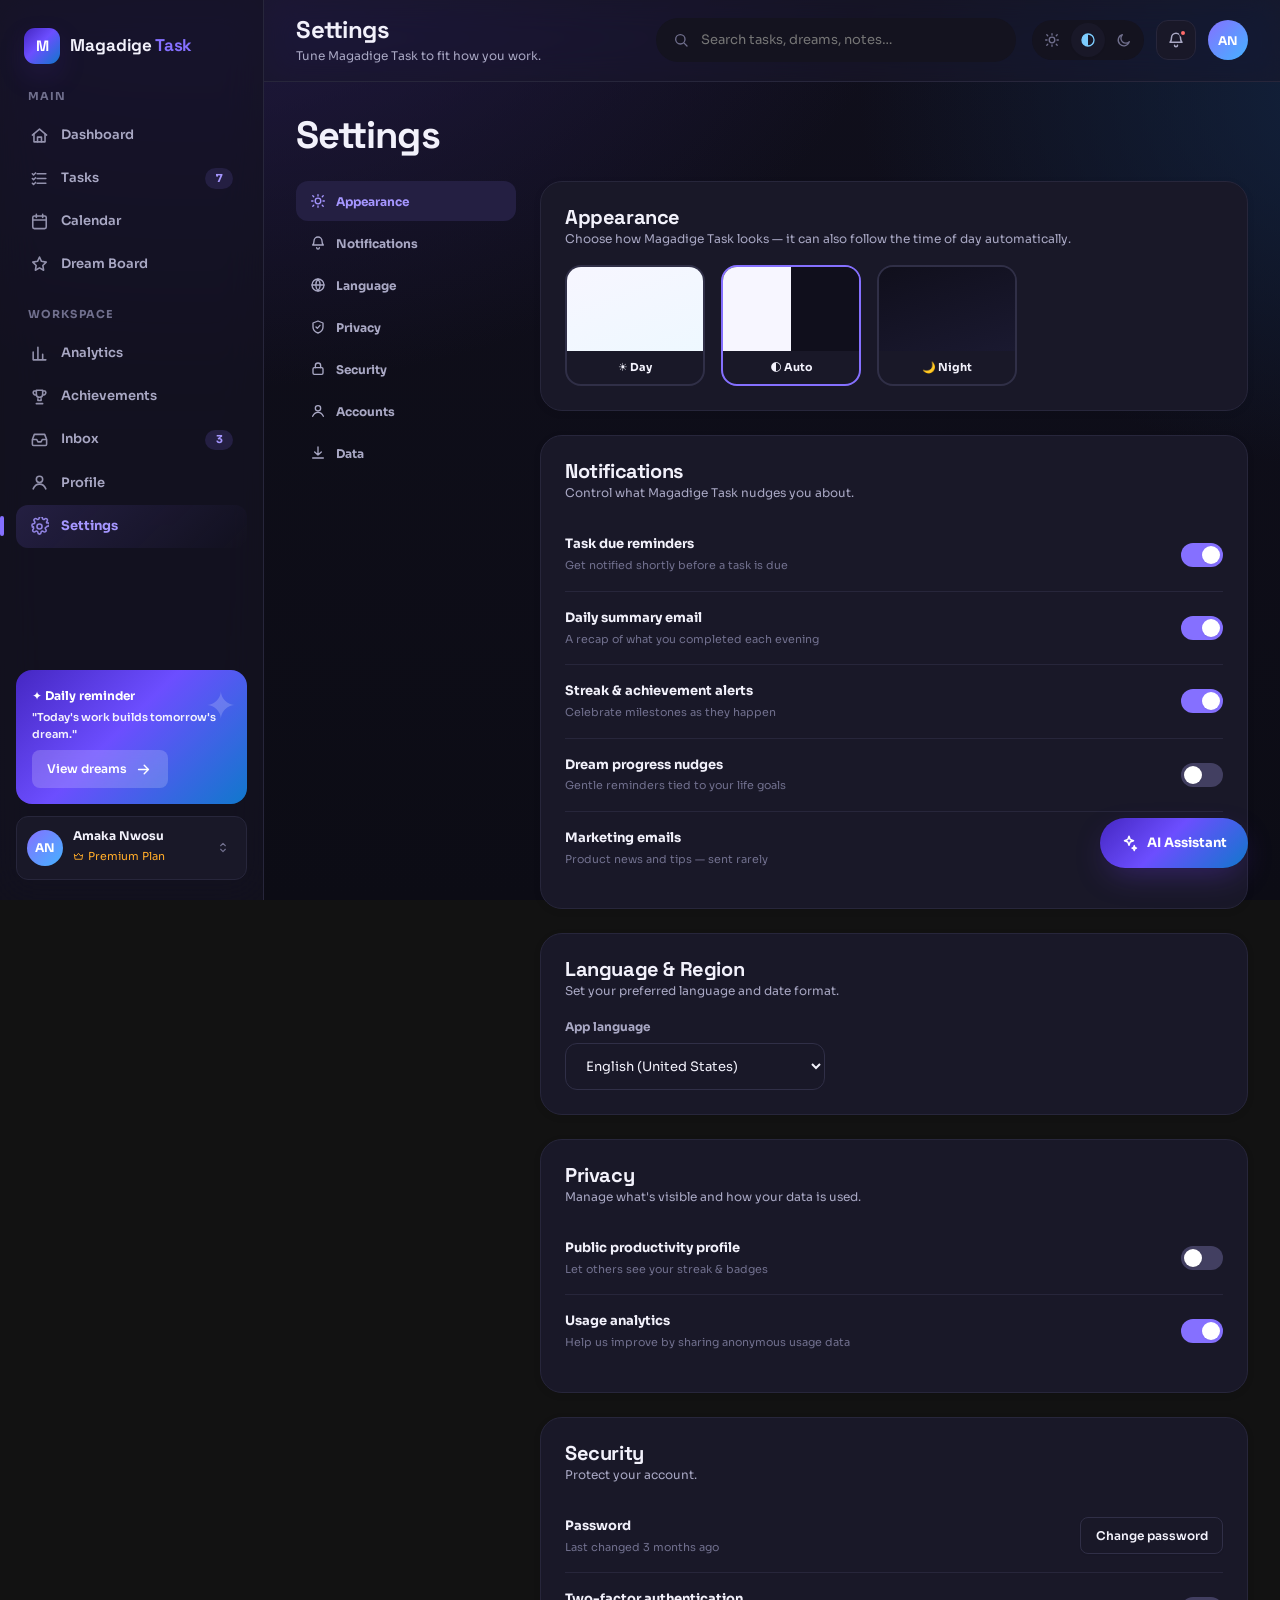
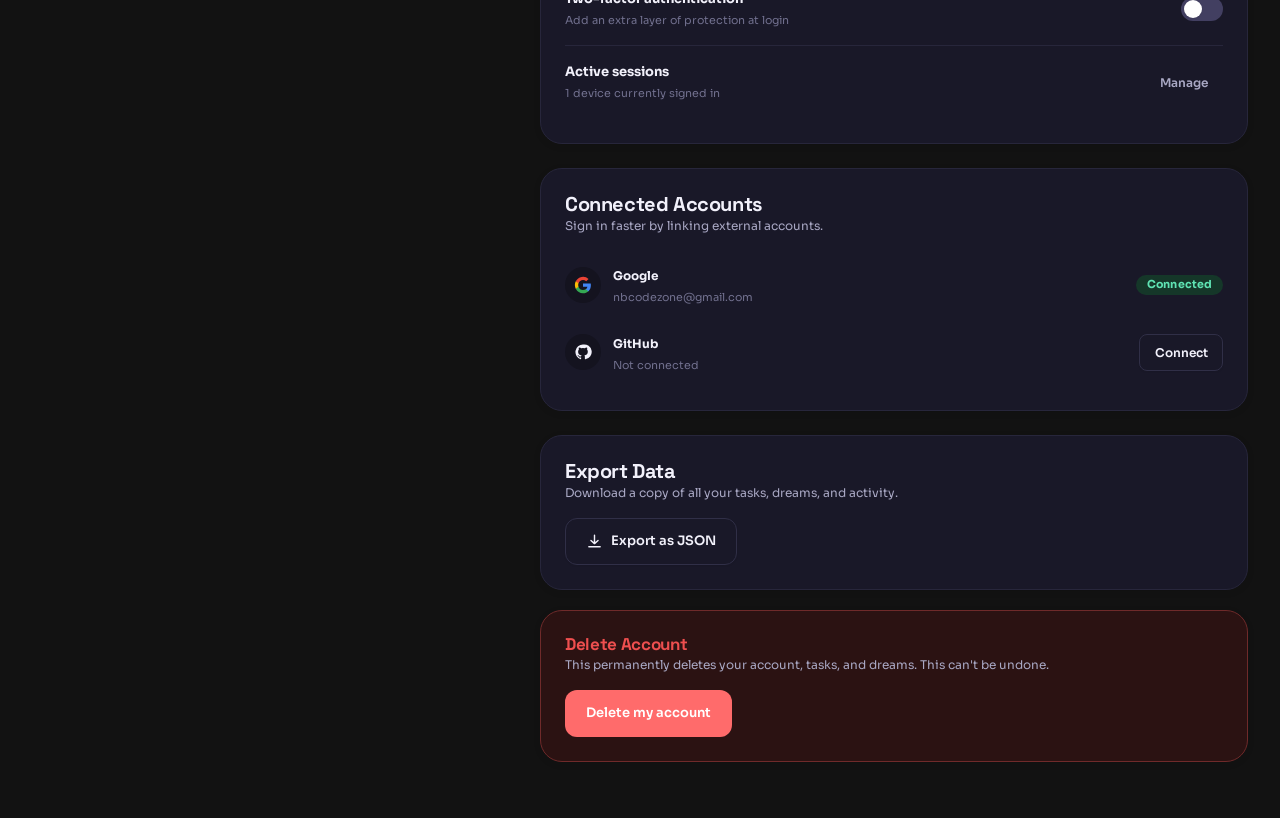
<file: To do web - front end/settings.html>
<!DOCTYPE html>
<html lang="en">
<head>
<meta charset="UTF-8" />
<meta name="viewport" content="width=device-width, initial-scale=1.0" />
<title>Settings — Magadige Task</title>
<link rel="preconnect" href="https://fonts.googleapis.com">
<link href="https://fonts.googleapis.com/css2?family=Sora:wght@400;500;600;700;800&family=Space+Grotesk:wght@500;600;700&display=swap" rel="stylesheet">
<script>
  (function () {
    var ov = localStorage.getItem("magadige_theme_override");
    var h = new Date().getHours();
    var period = ov === "day" ? "afternoon" : ov === "night" ? "night" : (h >= 5 && h < 12 ? "morning" : h >= 12 && h < 17 ? "afternoon" : h >= 17 && h < 21 ? "evening" : "night");
    document.documentElement.setAttribute("data-theme", period === "night" ? "night" : "day");
    document.documentElement.setAttribute("data-period", period);
  })();
</script>
<link rel="stylesheet" href="css/variables.css" />
<link rel="stylesheet" href="css/base.css" />
<link rel="stylesheet" href="css/animations.css" />
<link rel="stylesheet" href="css/components.css" />
<link rel="stylesheet" href="css/layout.css" />
<link rel="stylesheet" href="css/pages/profile.css" />
<link rel="stylesheet" href="css/pages/settings.css" />
</head>
<body>

<div class="app-shell" id="appShell">
  <div class="shell-content">
    <div id="topbarSlot"></div>

    <main class="main-content page-enter" id="mainContent">
      <h2 style="margin-bottom:var(--sp-6);">Settings</h2>

      <div class="settings-layout">
        <nav class="settings-nav" id="settingsNav">
          <a href="#appearance" class="is-active"><span id="navIconAppearance"></span> Appearance</a>
          <a href="#notifications"><span id="navIconNotif"></span> Notifications</a>
          <a href="#language"><span id="navIconLang"></span> Language</a>
          <a href="#privacy"><span id="navIconPrivacy"></span> Privacy</a>
          <a href="#security"><span id="navIconSecurity"></span> Security</a>
          <a href="#accounts"><span id="navIconAccounts"></span> Accounts</a>
          <a href="#data"><span id="navIconData"></span> Data</a>
        </nav>

        <div>
          <section class="settings-section" id="appearance">
            <div class="card">
              <div class="settings-section-head"><h3>Appearance</h3><p>Choose how Magadige Task looks — it can also follow the time of day automatically.</p></div>
              <div class="theme-preview-row">
                <div class="theme-preview-card" data-theme-set="day">
                  <div class="theme-preview-swatch day"></div>
                  <div class="theme-preview-label">☀️ Day</div>
                </div>
                <div class="theme-preview-card" data-theme-set="auto">
                  <div class="theme-preview-swatch auto"></div>
                  <div class="theme-preview-label">🌓 Auto</div>
                </div>
                <div class="theme-preview-card" data-theme-set="night">
                  <div class="theme-preview-swatch night"></div>
                  <div class="theme-preview-label">🌙 Night</div>
                </div>
              </div>
            </div>
          </section>

          <section class="settings-section" id="notifications">
            <div class="card">
              <div class="settings-section-head"><h3>Notifications</h3><p>Control what Magadige Task nudges you about.</p></div>
              <div class="settings-row">
                <div><div class="settings-row-label">Task due reminders</div><div class="settings-row-desc">Get notified shortly before a task is due</div></div>
                <label class="switch"><input type="checkbox" checked /><span class="switch-track"><span class="switch-thumb"></span></span></label>
              </div>
              <div class="settings-row">
                <div><div class="settings-row-label">Daily summary email</div><div class="settings-row-desc">A recap of what you completed each evening</div></div>
                <label class="switch"><input type="checkbox" checked /><span class="switch-track"><span class="switch-thumb"></span></span></label>
              </div>
              <div class="settings-row">
                <div><div class="settings-row-label">Streak &amp; achievement alerts</div><div class="settings-row-desc">Celebrate milestones as they happen</div></div>
                <label class="switch"><input type="checkbox" checked /><span class="switch-track"><span class="switch-thumb"></span></span></label>
              </div>
              <div class="settings-row">
                <div><div class="settings-row-label">Dream progress nudges</div><div class="settings-row-desc">Gentle reminders tied to your life goals</div></div>
                <label class="switch"><input type="checkbox" /><span class="switch-track"><span class="switch-thumb"></span></span></label>
              </div>
              <div class="settings-row">
                <div><div class="settings-row-label">Marketing emails</div><div class="settings-row-desc">Product news and tips — sent rarely</div></div>
                <label class="switch"><input type="checkbox" /><span class="switch-track"><span class="switch-thumb"></span></span></label>
              </div>
            </div>
          </section>

          <section class="settings-section" id="language">
            <div class="card">
              <div class="settings-section-head"><h3>Language &amp; Region</h3><p>Set your preferred language and date format.</p></div>
              <div class="field select-inline">
                <label class="field-label">App language</label>
                <select class="select">
                  <option>English (United States)</option>
                  <option>English (United Kingdom)</option>
                  <option>French</option>
                  <option>Spanish</option>
                  <option>Portuguese</option>
                </select>
              </div>
            </div>
          </section>

          <section class="settings-section" id="privacy">
            <div class="card">
              <div class="settings-section-head"><h3>Privacy</h3><p>Manage what's visible and how your data is used.</p></div>
              <div class="settings-row">
                <div><div class="settings-row-label">Public productivity profile</div><div class="settings-row-desc">Let others see your streak &amp; badges</div></div>
                <label class="switch"><input type="checkbox" /><span class="switch-track"><span class="switch-thumb"></span></span></label>
              </div>
              <div class="settings-row">
                <div><div class="settings-row-label">Usage analytics</div><div class="settings-row-desc">Help us improve by sharing anonymous usage data</div></div>
                <label class="switch"><input type="checkbox" checked /><span class="switch-track"><span class="switch-thumb"></span></span></label>
              </div>
            </div>
          </section>

          <section class="settings-section" id="security">
            <div class="card">
              <div class="settings-section-head"><h3>Security</h3><p>Protect your account.</p></div>
              <div class="settings-row">
                <div><div class="settings-row-label">Password</div><div class="settings-row-desc">Last changed 3 months ago</div></div>
                <button class="btn btn-secondary btn-sm">Change password</button>
              </div>
              <div class="settings-row">
                <div><div class="settings-row-label">Two-factor authentication</div><div class="settings-row-desc">Add an extra layer of protection at login</div></div>
                <label class="switch"><input type="checkbox" /><span class="switch-track"><span class="switch-thumb"></span></span></label>
              </div>
              <div class="settings-row">
                <div><div class="settings-row-label">Active sessions</div><div class="settings-row-desc">1 device currently signed in</div></div>
                <button class="btn btn-ghost btn-sm">Manage</button>
              </div>
            </div>
          </section>

          <section class="settings-section" id="accounts">
            <div class="card">
              <div class="settings-section-head"><h3>Connected Accounts</h3><p>Sign in faster by linking external accounts.</p></div>
              <div class="connected-account">
                <div class="connected-account-icon"><span id="googleIcon"></span></div>
                <div style="flex:1;"><strong style="font-size:var(--fs-xs);">Google</strong><div class="settings-row-desc">nbcodezone@gmail.com</div></div>
                <span class="badge badge-mint">Connected</span>
              </div>
              <div class="connected-account">
                <div class="connected-account-icon"><span id="githubIcon"></span></div>
                <div style="flex:1;"><strong style="font-size:var(--fs-xs);">GitHub</strong><div class="settings-row-desc">Not connected</div></div>
                <button class="btn btn-secondary btn-sm">Connect</button>
              </div>
            </div>
          </section>

          <section class="settings-section" id="data">
            <div class="card" style="margin-bottom:var(--sp-5);">
              <div class="settings-section-head"><h3>Export Data</h3><p>Download a copy of all your tasks, dreams, and activity.</p></div>
              <button class="btn btn-secondary" id="exportBtn"><span id="downloadIcon"></span> Export as JSON</button>
            </div>
            <div class="card danger-zone">
              <div class="settings-section-head"><h4 style="font-size:var(--fs-md);">Delete Account</h4><p>This permanently deletes your account, tasks, and dreams. This can't be undone.</p></div>
              <button class="btn btn-danger" id="deleteAccountBtn">Delete my account</button>
            </div>
          </section>
        </div>
      </div>
    </main>
  </div>
</div>

<script src="js/icons.js"></script>
<script src="js/data.js"></script>
<script src="js/quotes.js"></script>
<script src="js/theme.js"></script>
<script src="js/seasonal.js"></script>
<script src="js/charts.js"></script>
<script src="js/shell.js"></script>
<script src="js/settings.js"></script>
</body>
</html>
</file>
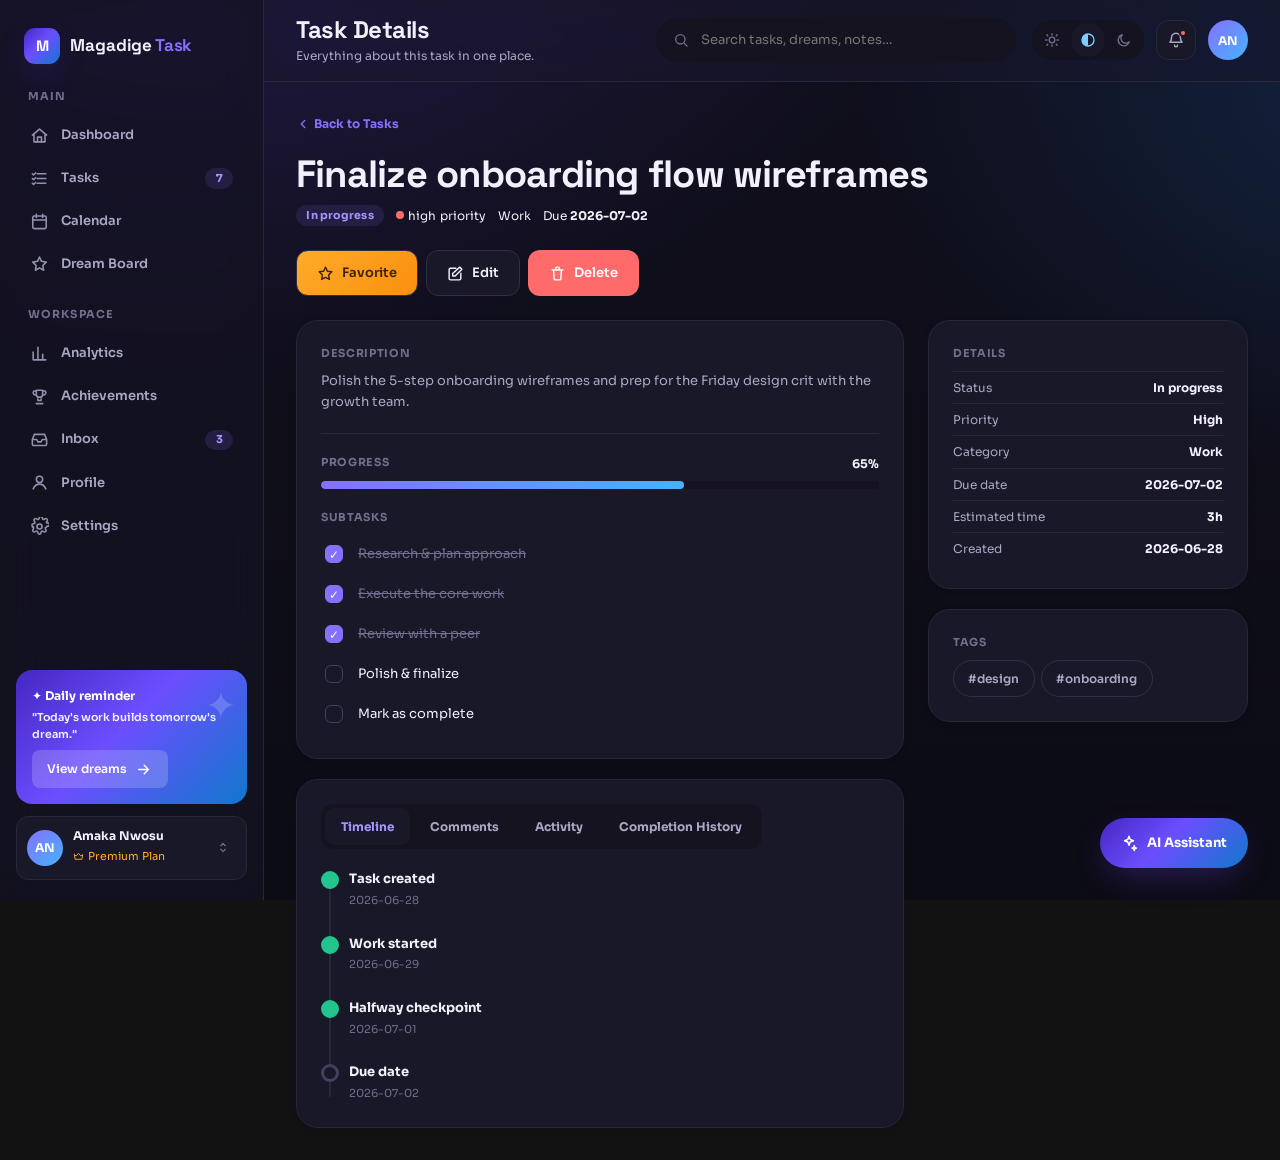
<file: To do web - front end/task-details.html>
<!DOCTYPE html>
<html lang="en">
<head>
<meta charset="UTF-8" />
<meta name="viewport" content="width=device-width, initial-scale=1.0" />
<title>Task Details — Magadige Task</title>
<link rel="preconnect" href="https://fonts.googleapis.com">
<link href="https://fonts.googleapis.com/css2?family=Sora:wght@400;500;600;700;800&family=Space+Grotesk:wght@500;600;700&display=swap" rel="stylesheet">
<script>
  (function () {
    var ov = localStorage.getItem("magadige_theme_override");
    var h = new Date().getHours();
    var period = ov === "day" ? "afternoon" : ov === "night" ? "night" : (h >= 5 && h < 12 ? "morning" : h >= 12 && h < 17 ? "afternoon" : h >= 17 && h < 21 ? "evening" : "night");
    document.documentElement.setAttribute("data-theme", period === "night" ? "night" : "day");
    document.documentElement.setAttribute("data-period", period);
  })();
</script>
<link rel="stylesheet" href="css/variables.css" />
<link rel="stylesheet" href="css/base.css" />
<link rel="stylesheet" href="css/animations.css" />
<link rel="stylesheet" href="css/components.css" />
<link rel="stylesheet" href="css/layout.css" />
<link rel="stylesheet" href="css/pages/tasks.css" />
<link rel="stylesheet" href="css/pages/task-details.css" />
</head>
<body>

<div class="app-shell" id="appShell">
  <div class="shell-content">
    <div id="topbarSlot"></div>

    <main class="main-content page-enter" id="mainContent">

      <a href="tasks.html" class="link-more" style="margin-bottom:var(--sp-5);display:inline-flex;">
        <svg viewBox="0 0 24 24" width="14" height="14" fill="none" stroke="currentColor" stroke-width="2.4" stroke-linecap="round" stroke-linejoin="round"><path d="M15 6 9 12l6 6"/></svg>
        Back to Tasks
      </a>

      <div class="td-header">
        <div>
          <h2 id="tdTitle">—</h2>
          <div class="td-meta-row">
            <span class="badge" id="tdStatusBadge">—</span>
            <span class="flex items-center gap-1"><span class="priority-dot" id="tdPriorityDot"></span> <span id="tdPriorityLabel">—</span> priority</span>
            <span id="tdCategoryLabel">—</span>
            <span>Due <strong id="tdDue">—</strong></span>
          </div>
        </div>
        <div class="td-header-actions">
          <button class="btn btn-secondary" id="tdFavBtn"><span id="tdFavIcon"></span> Favorite</button>
          <button class="btn btn-secondary" id="tdEditBtn"><span id="tdEditIcon"></span> Edit</button>
          <button class="btn btn-danger" id="tdDeleteBtn"><span id="tdDeleteIcon"></span> Delete</button>
        </div>
      </div>

      <div class="td-layout">
        <div>
          <div class="card" style="margin-bottom:var(--sp-5);">
            <div class="drawer-section-label">Description</div>
            <p id="tdDescription" style="font-size:var(--fs-sm);">—</p>

            <div class="divider"></div>

            <div class="flex items-center justify-between" style="margin-bottom:var(--sp-2);">
              <div class="drawer-section-label" style="margin:0;">Progress</div>
              <strong id="tdProgressPct" style="font-size:var(--fs-xs);">0%</strong>
            </div>
            <div class="progress-bar" style="margin-bottom:var(--sp-5);"><div class="progress-bar-fill" id="tdProgressFill" style="width:0%"></div></div>

            <div class="drawer-section-label">Subtasks</div>
            <div id="subtaskChecklist"></div>
          </div>

          <div class="card">
            <div class="tabs td-tabs" id="tdTabs">
              <button class="tab is-active" data-tab="timeline">Timeline</button>
              <button class="tab" data-tab="comments">Comments</button>
              <button class="tab" data-tab="activity">Activity</button>
              <button class="tab" data-tab="history">Completion History</button>
            </div>

            <div class="tab-panel" id="panel-timeline">
              <div class="timeline" id="timelineList"></div>
            </div>

            <div class="tab-panel" id="panel-comments" hidden>
              <div id="commentList"></div>
              <div class="comment-input-row">
                <div class="avatar-text" style="width:36px;height:36px;font-size:11px;" id="commentAvatarInit"></div>
                <textarea class="textarea" id="newCommentInput" placeholder="Add a comment…"></textarea>
              </div>
              <div class="flex justify-between" style="margin-top:var(--sp-3);">
                <span></span>
                <button class="btn btn-primary btn-sm" id="postCommentBtn">Post comment</button>
              </div>
            </div>

            <div class="tab-panel" id="panel-activity" hidden>
              <div id="tdActivityList"></div>
            </div>

            <div class="tab-panel" id="panel-history" hidden>
              <p style="font-size:var(--fs-xs);margin-bottom:var(--sp-3);">Last 8 weeks of activity on this task.</p>
              <div class="history-strip" id="historyStrip"></div>
            </div>
          </div>
        </div>

        <aside>
          <div class="card" style="margin-bottom:var(--sp-5);">
            <div class="drawer-section-label">Details</div>
            <div class="score-detail-row"><span class="text-secondary">Status</span><strong id="sideStatus">—</strong></div>
            <div class="score-detail-row"><span class="text-secondary">Priority</span><strong id="sidePriority">—</strong></div>
            <div class="score-detail-row"><span class="text-secondary">Category</span><strong id="sideCategory">—</strong></div>
            <div class="score-detail-row"><span class="text-secondary">Due date</span><strong id="sideDue">—</strong></div>
            <div class="score-detail-row"><span class="text-secondary">Estimated time</span><strong id="sideEstimate">—</strong></div>
            <div class="score-detail-row"><span class="text-secondary">Created</span><strong id="sideCreated">—</strong></div>
          </div>

          <div class="card" style="margin-bottom:var(--sp-5);">
            <div class="drawer-section-label">Tags</div>
            <div class="task-card-tags" id="sideTags"></div>
          </div>

          <div class="card" id="relatedDreamCard" hidden>
            <div class="drawer-section-label">Linked Dream</div>
            <div class="dream-nudge" id="relatedDreamContent"></div>
          </div>
        </aside>
      </div>

    </main>
  </div>
</div>

<script src="js/icons.js"></script>
<script src="js/data.js"></script>
<script src="js/quotes.js"></script>
<script src="js/theme.js"></script>
<script src="js/seasonal.js"></script>
<script src="js/charts.js"></script>
<script src="js/shell.js"></script>
<script src="js/task-details.js"></script>
</body>
</html>
</file>
<file: To do web - front end/css/variables.css>
/* ==========================================================================
   MAGADIGE TASK — Design Tokens
   Core variables shared across the entire product. Themes (day/night) swap
   the semantic tokens only — component CSS never hardcodes raw colors.
   ========================================================================== */

:root {
  /* ---- Brand ramp -------------------------------------------------- */
  --indigo-50:  #f2f0ff;
  --indigo-100: #e5e1ff;
  --indigo-200: #c9c0ff;
  --indigo-300: #a596ff;
  --indigo-400: #8570ff;
  --indigo-500: #6c4eff;
  --indigo-600: #5936e8;
  --indigo-700: #4527c2;
  --indigo-800: #341d94;
  --indigo-900: #241468;

  --sky-50:  #eef8ff;
  --sky-100: #dcf0ff;
  --sky-200: #b3e2ff;
  --sky-300: #7dcdff;
  --sky-400: #45b3ff;
  --sky-500: #1f97f2;
  --sky-600: #1078cc;
  --sky-700: #0d5fa3;
  --sky-800: #0e4d81;
  --sky-900: #0f3f68;

  --amber-50:  #fff8e8;
  --amber-100: #ffedc2;
  --amber-200: #ffdb8a;
  --amber-300: #ffc352;
  --amber-400: #ffab29;
  --amber-500: #fa8f0f;
  --amber-600: #dd6c08;
  --amber-700: #b74e0a;
  --amber-800: #93390f;
  --amber-900: #782f10;

  --coral-500: #ff6b6b;
  --coral-600: #ee4f4f;
  --mint-500:  #22c58b;
  --mint-600:  #16a374;

  --gray-0:   #ffffff;
  --gray-25:  #fbfbfe;
  --gray-50:  #f5f5fb;
  --gray-100: #eeeef7;
  --gray-150: #e6e6f2;
  --gray-200: #dcdce8;
  --gray-300: #c3c3d6;
  --gray-400: #9d9db5;
  --gray-500: #7a7a95;
  --gray-600: #5d5d76;
  --gray-700: #46465c;
  --gray-800: #2e2e40;
  --gray-900: #1c1c29;
  --gray-950: #101018;

  /* ---- Typography ---------------------------------------------------- */
  --font-display: "Space Grotesk", "Sora", ui-sans-serif, sans-serif;
  --font-sans: "Sora", "Inter", ui-sans-serif, system-ui, -apple-system, "Segoe UI", sans-serif;
  --font-mono: "JetBrains Mono", ui-monospace, "SFMono-Regular", Menlo, monospace;

  --fs-2xs: 0.6875rem;
  --fs-xs:  0.75rem;
  --fs-sm:  0.8125rem;
  --fs-base: 0.9375rem;
  --fs-md:  1.0625rem;
  --fs-lg:  1.25rem;
  --fs-xl:  1.5rem;
  --fs-2xl: 1.875rem;
  --fs-3xl: 2.375rem;
  --fs-4xl: 3rem;
  --fs-5xl: 3.75rem;

  --lh-tight: 1.15;
  --lh-snug: 1.35;
  --lh-normal: 1.6;

  /* ---- Spacing (4px scale) ------------------------------------------- */
  --sp-1: 0.25rem;
  --sp-2: 0.5rem;
  --sp-3: 0.75rem;
  --sp-4: 1rem;
  --sp-5: 1.25rem;
  --sp-6: 1.5rem;
  --sp-8: 2rem;
  --sp-10: 2.5rem;
  --sp-12: 3rem;
  --sp-16: 4rem;
  --sp-20: 5rem;
  --sp-24: 6rem;

  /* ---- Radius ---------------------------------------------------------- */
  --r-sm: 8px;
  --r-md: 12px;
  --r-lg: 16px;
  --r-xl: 22px;
  --r-2xl: 28px;
  --r-full: 999px;

  /* ---- Motion ---------------------------------------------------------- */
  --ease-out: cubic-bezier(0.16, 1, 0.3, 1);
  --ease-in-out: cubic-bezier(0.65, 0, 0.35, 1);
  --ease-spring: cubic-bezier(0.34, 1.56, 0.64, 1);
  --dur-fast: 140ms;
  --dur-base: 220ms;
  --dur-slow: 420ms;
  --dur-slower: 650ms;

  /* ---- Elevation (day defaults, overridden per-theme below) ---------- */
  --shadow-color: 235 45% 15%;
  --shadow-xs: 0 1px 2px hsl(var(--shadow-color) / 0.06);
  --shadow-sm: 0 2px 8px hsl(var(--shadow-color) / 0.06), 0 1px 2px hsl(var(--shadow-color) / 0.04);
  --shadow-md: 0 8px 24px hsl(var(--shadow-color) / 0.08), 0 2px 6px hsl(var(--shadow-color) / 0.05);
  --shadow-lg: 0 20px 48px hsl(var(--shadow-color) / 0.12), 0 6px 16px hsl(var(--shadow-color) / 0.06);
  --shadow-glow: 0 0 0 1px hsl(var(--shadow-color) / 0.04), 0 12px 32px -8px hsl(258 90% 60% / 0.35);

  --container-max: 1280px;
  --z-nav: 100;
  --z-drawer: 300;
  --z-modal: 300;
  --z-toast: 400;
  --z-ai: 250;
}

/* ==========================================================================
   ☀️ DAY THEME (default) — bright, airy, optimistic
   ========================================================================== */
:root,
[data-theme="day"] {
  --bg-app: linear-gradient(180deg, #f7f6ff 0%, #f4f6fb 40%, #f6f4fb 100%);
  --bg-canvas: #f5f5fb;
  --bg-surface: #ffffff;
  --bg-surface-2: #fbfbff;
  --bg-sunken: #f0f0f9;
  --bg-glass: rgba(255, 255, 255, 0.72);
  --bg-glass-border: rgba(255, 255, 255, 0.5);
  --bg-overlay: rgba(28, 28, 41, 0.42);

  --text-primary: var(--gray-900);
  --text-secondary: var(--gray-600);
  --text-tertiary: var(--gray-400);
  --text-inverse: #ffffff;
  --text-on-brand: #ffffff;

  --border-subtle: var(--gray-150);
  --border-default: var(--gray-200);
  --border-strong: var(--gray-300);

  --brand: var(--indigo-500);
  --brand-strong: var(--indigo-600);
  --brand-soft: var(--indigo-50);
  --accent: var(--amber-500);
  --accent-soft: var(--amber-50);
  --secondary: var(--sky-500);
  --secondary-soft: var(--sky-50);

  --hero-gradient: linear-gradient(135deg, #6c4eff 0%, #8f6dff 45%, #45b3ff 100%);
  --card-gradient: linear-gradient(160deg, #ffffff 0%, #f7f6ff 100%);
  --sidebar-bg: rgba(255, 255, 255, 0.78);

  --period-icon-filter: none;
  color-scheme: light;
}

/* ==========================================================================
   🌙 NIGHT THEME — calm, deep, focused
   ========================================================================== */
[data-theme="night"] {
  --shadow-color: 250 60% 3%;
  --bg-app: radial-gradient(1200px 800px at 15% -10%, #221a45 0%, transparent 60%),
            radial-gradient(1000px 700px at 110% 10%, #12233f 0%, transparent 55%),
            linear-gradient(180deg, #100f1c 0%, #0c0c15 100%);
  --bg-canvas: #100f1c;
  --bg-surface: #17162650;
  --bg-surface: #191828;
  --bg-surface-2: #1f1e30;
  --bg-sunken: #14131f;
  --bg-glass: rgba(25, 24, 40, 0.6);
  --bg-glass-border: rgba(255, 255, 255, 0.08);
  --bg-overlay: rgba(4, 4, 10, 0.6);

  --text-primary: #f2f1fb;
  --text-secondary: #a9a8c4;
  --text-tertiary: #706f8d;
  --text-inverse: #16151f;
  --text-on-brand: #ffffff;

  --border-subtle: #27263b;
  --border-default: #302f47;
  --border-strong: #423f61;

  --brand: var(--indigo-400);
  --brand-strong: var(--indigo-300);
  --brand-soft: #241f42;
  --accent: var(--amber-400);
  --accent-soft: #382a12;
  --secondary: var(--sky-400);
  --secondary-soft: #16283f;

  --hero-gradient: linear-gradient(135deg, #4527c2 0%, #6c4eff 45%, #1078cc 100%);
  --card-gradient: linear-gradient(160deg, #1c1b2e 0%, #15141f 100%);
  --sidebar-bg: rgba(20, 19, 32, 0.75);

  color-scheme: dark;
}
</file>
<file: To do web - front end/css/base.css>
/* ==========================================================================
   Reset & base typography
   ========================================================================== */

*, *::before, *::after { box-sizing: border-box; }

html { -webkit-text-size-adjust: 100%; scroll-behavior: smooth; }

body, h1, h2, h3, h4, p, figure, blockquote, dl, dd { margin: 0; }

ul[class], ol[class] { list-style: none; margin: 0; padding: 0; }

img, picture, svg { display: block; max-width: 100%; }

/* Guarantee [hidden] always wins over component display rules of equal specificity */
[hidden] { display: none !important; }

input, button, textarea, select { font: inherit; color: inherit; }

button { cursor: pointer; background: none; border: none; appearance: none; }

a { color: inherit; text-decoration: none; }

@media (prefers-reduced-motion: reduce) {
  *, *::before, *::after {
    animation-duration: 0.01ms !important;
    animation-iteration-count: 1 !important;
    transition-duration: 0.01ms !important;
    scroll-behavior: auto !important;
  }
}

html, body {
  height: 100%;
}

body {
  font-family: var(--font-sans);
  font-size: var(--fs-base);
  line-height: var(--lh-normal);
  color: var(--text-primary);
  background: var(--bg-app);
  background-attachment: fixed;
  min-height: 100vh;
  -webkit-font-smoothing: antialiased;
  transition: background var(--dur-slower) var(--ease-in-out), color var(--dur-base) var(--ease-in-out);
}

h1, h2, h3, h4 {
  font-family: var(--font-display);
  font-weight: 700;
  line-height: var(--lh-tight);
  letter-spacing: -0.02em;
  color: var(--text-primary);
}

h1 { font-size: var(--fs-4xl); }
h2 { font-size: var(--fs-3xl); }
h3 { font-size: var(--fs-xl); }
h4 { font-size: var(--fs-lg); }

p { color: var(--text-secondary); }

.eyebrow {
  font-size: var(--fs-xs);
  font-weight: 700;
  letter-spacing: 0.14em;
  text-transform: uppercase;
  color: var(--brand-strong);
}

/* ---- Scrollbars ---------------------------------------------------- */
* { scrollbar-width: thin; scrollbar-color: var(--border-strong) transparent; }
*::-webkit-scrollbar { width: 8px; height: 8px; }
*::-webkit-scrollbar-track { background: transparent; }
*::-webkit-scrollbar-thumb { background: var(--border-strong); border-radius: var(--r-full); }

/* ---- Selection ------------------------------------------------------ */
::selection { background: var(--indigo-200); color: var(--indigo-900); }

/* ---- Focus states (accessibility) ----------------------------------- */
:focus-visible {
  outline: 2px solid var(--brand);
  outline-offset: 2px;
  border-radius: var(--r-sm);
}

/* ---- Layout utilities ------------------------------------------------ */
.container {
  width: 100%;
  max-width: var(--container-max);
  margin-inline: auto;
  padding-inline: var(--sp-6);
}

.visually-hidden {
  position: absolute !important;
  width: 1px; height: 1px;
  padding: 0; margin: -1px;
  overflow: hidden;
  clip: rect(0,0,0,0);
  white-space: nowrap; border: 0;
}

.text-secondary { color: var(--text-secondary); }
.text-tertiary { color: var(--text-tertiary); }
.text-brand { color: var(--brand); }
.text-center { text-align: center; }

.flex { display: flex; }
.flex-col { flex-direction: column; }
.items-center { align-items: center; }
.items-start { align-items: flex-start; }
.justify-between { justify-content: space-between; }
.justify-center { justify-content: center; }
.gap-1 { gap: var(--sp-1); }
.gap-2 { gap: var(--sp-2); }
.gap-3 { gap: var(--sp-3); }
.gap-4 { gap: var(--sp-4); }
.gap-6 { gap: var(--sp-6); }
.w-full { width: 100%; }

.mt-0 { margin-top: 0; }
</file>
<file: To do web - front end/css/animations.css>
/* ==========================================================================
   Motion library — smooth, restrained, purposeful
   ========================================================================== */

@keyframes fadeIn { from { opacity: 0; } to { opacity: 1; } }

@keyframes fadeUp {
  from { opacity: 0; transform: translateY(14px); }
  to { opacity: 1; transform: translateY(0); }
}

@keyframes fadeDown {
  from { opacity: 0; transform: translateY(-10px); }
  to { opacity: 1; transform: translateY(0); }
}

@keyframes scaleIn {
  from { opacity: 0; transform: scale(0.94); }
  to { opacity: 1; transform: scale(1); }
}

/* Centered dialogs animate scale while keeping their translate(-50%,-50%)
   centering — a plain `animation: scaleIn` would overwrite that transform
   entirely, since keyframes replace the whole property, not merge with it. */
@keyframes modalPopCentered {
  from { opacity: 0; transform: translate(-50%, -50%) scale(0.94); }
  to { opacity: 1; transform: translate(-50%, -50%) scale(1); }
}

@keyframes slideInRight {
  from { opacity: 0; transform: translateX(28px); }
  to { opacity: 1; transform: translateX(0); }
}

@keyframes popIn {
  0% { opacity: 0; transform: scale(0.8); }
  70% { transform: scale(1.03); }
  100% { opacity: 1; transform: scale(1); }
}

@keyframes floatY {
  0%, 100% { transform: translateY(0px); }
  50% { transform: translateY(-12px); }
}

@keyframes floatSlow {
  0%, 100% { transform: translateY(0) rotate(0deg); }
  50% { transform: translateY(-8px) rotate(2deg); }
}

@keyframes pulseGlow {
  0%, 100% { box-shadow: 0 0 0 0 hsl(258 90% 65% / 0.45); }
  50% { box-shadow: 0 0 0 10px hsl(258 90% 65% / 0); }
}

@keyframes spin { to { transform: rotate(360deg); } }

@keyframes shimmer {
  0% { background-position: -400px 0; }
  100% { background-position: 400px 0; }
}

@keyframes progressFill {
  from { width: 0; }
}

@keyframes drawCircle {
  from { stroke-dashoffset: var(--circ, 283); }
}

@keyframes ringPulse {
  0% { transform: scale(0.9); opacity: 0.6; }
  100% { transform: scale(1.4); opacity: 0; }
}

@keyframes twinkle {
  0%, 100% { opacity: 0.2; transform: scale(0.8); }
  50% { opacity: 1; transform: scale(1.1); }
}

@keyframes bounceIn {
  0% { opacity: 0; transform: translateY(10px) scale(0.96); }
  60% { opacity: 1; transform: translateY(-2px) scale(1.01); }
  100% { transform: translateY(0) scale(1); }
}

@keyframes marquee {
  from { transform: translateX(0); }
  to { transform: translateX(-50%); }
}

.anim-fade-in { animation: fadeIn var(--dur-slow) var(--ease-out) both; }
.anim-fade-up { animation: fadeUp var(--dur-slow) var(--ease-out) both; }
.anim-scale-in { animation: scaleIn var(--dur-base) var(--ease-spring) both; }
.anim-pop { animation: popIn var(--dur-slow) var(--ease-spring) both; }
.anim-float { animation: floatY 5s var(--ease-in-out) infinite; }
.anim-float-slow { animation: floatSlow 7s var(--ease-in-out) infinite; }

.stagger > * { animation: fadeUp var(--dur-slow) var(--ease-out) both; }
.stagger > *:nth-child(1) { animation-delay: 0.04s; }
.stagger > *:nth-child(2) { animation-delay: 0.09s; }
.stagger > *:nth-child(3) { animation-delay: 0.14s; }
.stagger > *:nth-child(4) { animation-delay: 0.19s; }
.stagger > *:nth-child(5) { animation-delay: 0.24s; }
.stagger > *:nth-child(6) { animation-delay: 0.29s; }
.stagger > *:nth-child(7) { animation-delay: 0.34s; }
.stagger > *:nth-child(8) { animation-delay: 0.39s; }

/* ---- Skeleton / shimmer loading -------------------------------------- */
.skeleton {
  position: relative;
  background: var(--bg-sunken);
  border-radius: var(--r-sm);
  overflow: hidden;
  isolation: isolate;
}
.skeleton::after {
  content: "";
  position: absolute; inset: 0;
  background: linear-gradient(90deg, transparent, hsl(0 0% 100% / 0.35), transparent);
  background-size: 400px 100%;
  animation: shimmer 1.6s ease-in-out infinite;
}
[data-theme="night"] .skeleton::after {
  background: linear-gradient(90deg, transparent, hsl(255 60% 60% / 0.14), transparent);
  background-size: 400px 100%;
}

/* ---- Page transition wrapper ------------------------------------------ */
.page-enter { animation: fadeUp var(--dur-slow) var(--ease-out) both; }

/* ---- Hover micro-interactions ------------------------------------------ */
.hover-lift {
  transition: transform var(--dur-base) var(--ease-out), box-shadow var(--dur-base) var(--ease-out), border-color var(--dur-base) var(--ease-out);
}
.hover-lift:hover {
  transform: translateY(-4px);
  box-shadow: var(--shadow-lg);
}
</file>
<file: To do web - front end/css/components.css>
/* ==========================================================================
   Component library — buttons, cards, forms, badges, overlays
   ========================================================================== */

/* ---- Brand mark (used in navbar, sidebar, auth panels) ------------------ */
.brand { display: flex; align-items: center; gap: 0.65rem; }
.brand-mark {
  width: 36px; height: 36px; border-radius: 11px;
  background: var(--hero-gradient);
  display: grid; place-content: center;
  box-shadow: var(--shadow-glow);
  color: #fff; font-family: var(--font-display); font-weight: 800;
}
.brand-name { font-family: var(--font-display); font-weight: 800; font-size: var(--fs-md); letter-spacing: -0.01em; color: var(--text-primary); }
.brand-name span { color: var(--brand); }

/* ---- Buttons ---------------------------------------------------------- */
.btn {
  display: inline-flex;
  align-items: center;
  justify-content: center;
  gap: var(--sp-2);
  font-family: var(--font-sans);
  font-size: var(--fs-sm);
  font-weight: 600;
  padding: 0.75rem 1.25rem;
  border-radius: var(--r-md);
  border: 1px solid transparent;
  white-space: nowrap;
  transition: transform var(--dur-fast) var(--ease-out), box-shadow var(--dur-base) var(--ease-out),
              background var(--dur-base) var(--ease-out), border-color var(--dur-base) var(--ease-out), color var(--dur-base) var(--ease-out);
  user-select: none;
}
.btn:active { transform: translateY(1px) scale(0.99); }
.btn svg { width: 17px; height: 17px; flex-shrink: 0; }

.btn-primary {
  background: linear-gradient(135deg, var(--indigo-500), var(--indigo-600));
  color: #fff;
  box-shadow: var(--shadow-glow);
}
.btn-primary:hover { box-shadow: 0 14px 30px -10px hsl(258 90% 55% / 0.55); transform: translateY(-2px); }

.btn-secondary {
  background: var(--bg-surface);
  color: var(--text-primary);
  border-color: var(--border-default);
  box-shadow: var(--shadow-xs);
}
.btn-secondary:hover { border-color: var(--brand); color: var(--brand-strong); transform: translateY(-2px); box-shadow: var(--shadow-sm); }

.btn-ghost { background: transparent; color: var(--text-secondary); }
.btn-ghost:hover { background: var(--bg-sunken); color: var(--text-primary); }

.btn-accent {
  background: linear-gradient(135deg, var(--amber-400), var(--amber-500));
  color: #3a2205;
}
.btn-accent:hover { transform: translateY(-2px); box-shadow: 0 14px 26px -10px hsl(38 95% 55% / 0.55); }

.btn-danger { background: var(--coral-500); color: #fff; }
.btn-danger:hover { background: var(--coral-600); }

.btn-sm { padding: 0.5rem 0.9rem; font-size: var(--fs-xs); border-radius: var(--r-sm); }
.btn-lg { padding: 0.95rem 1.75rem; font-size: var(--fs-md); border-radius: var(--r-lg); }
.btn-block { width: 100%; }
.btn-icon { padding: 0.6rem; border-radius: var(--r-md); }
.btn-round { border-radius: var(--r-full); }

.btn:disabled { opacity: 0.55; pointer-events: none; }

.btn-loading { position: relative; color: transparent !important; pointer-events: none; }
.btn-loading::after {
  content: "";
  position: absolute;
  width: 16px; height: 16px;
  border-radius: 50%;
  border: 2px solid currentColor;
  border-top-color: transparent;
  color: #fff;
  animation: spin 0.7s linear infinite;
}

/* ---- Cards -------------------------------------------------------------- */
.card {
  background: var(--bg-surface);
  border: 1px solid var(--border-subtle);
  border-radius: var(--r-xl);
  box-shadow: var(--shadow-sm);
  padding: var(--sp-6);
  transition: box-shadow var(--dur-base) var(--ease-out), transform var(--dur-base) var(--ease-out), border-color var(--dur-base) var(--ease-out);
}
.card-flush { padding: 0; overflow: hidden; }
.card-glass {
  background: var(--bg-glass);
  backdrop-filter: blur(20px) saturate(160%);
  -webkit-backdrop-filter: blur(20px) saturate(160%);
  border: 1px solid var(--bg-glass-border);
}
.card-gradient { background: var(--card-gradient); }

/* ---- Badges & chips ------------------------------------------------------ */
.badge {
  display: inline-flex;
  align-items: center;
  gap: 5px;
  font-size: var(--fs-2xs);
  font-weight: 700;
  letter-spacing: 0.02em;
  padding: 0.3rem 0.65rem;
  border-radius: var(--r-full);
  line-height: 1;
}
.badge-dot::before { content: ""; width: 6px; height: 6px; border-radius: 50%; background: currentColor; }

.badge-indigo { background: var(--brand-soft); color: var(--brand-strong); }
.badge-sky    { background: var(--secondary-soft); color: var(--sky-700); }
[data-theme="night"] .badge-sky { color: var(--sky-300); }
.badge-amber  { background: var(--accent-soft); color: var(--amber-700); }
[data-theme="night"] .badge-amber { color: var(--amber-300); }
.badge-mint   { background: hsl(155 65% 92%); color: var(--mint-600); }
[data-theme="night"] .badge-mint { background: hsl(155 45% 15%); color: #5fe3b3; }
.badge-coral  { background: hsl(0 90% 95%); color: var(--coral-600); }
[data-theme="night"] .badge-coral { background: hsl(0 45% 20%); color: #ff9c9c; }
.badge-gray   { background: var(--bg-sunken); color: var(--text-secondary); }

.chip {
  display: inline-flex;
  align-items: center;
  gap: var(--sp-2);
  padding: 0.5rem 0.9rem;
  border-radius: var(--r-full);
  border: 1px solid var(--border-default);
  background: var(--bg-surface);
  font-size: var(--fs-xs);
  font-weight: 600;
  color: var(--text-secondary);
  transition: all var(--dur-fast) var(--ease-out);
}
.chip:hover { border-color: var(--brand); color: var(--brand-strong); }
.chip.is-active { background: var(--brand); color: #fff; border-color: var(--brand); }

/* ---- Forms ---------------------------------------------------------------- */
.field { display: flex; flex-direction: column; gap: 0.45rem; }
.field-label { font-size: var(--fs-xs); font-weight: 700; color: var(--text-secondary); }
.field-hint { font-size: var(--fs-2xs); color: var(--text-tertiary); }
.field-error { font-size: var(--fs-2xs); color: var(--coral-600); font-weight: 600; }

.input, .textarea, .select {
  width: 100%;
  background: var(--bg-surface);
  border: 1.5px solid var(--border-default);
  border-radius: var(--r-md);
  padding: 0.8rem 1rem;
  font-size: var(--fs-sm);
  color: var(--text-primary);
  transition: border-color var(--dur-fast) var(--ease-out), box-shadow var(--dur-fast) var(--ease-out);
}
.textarea { resize: vertical; min-height: 96px; font-family: var(--font-sans); }
.input::placeholder, .textarea::placeholder { color: var(--text-tertiary); }
.input:focus, .textarea:focus, .select:focus {
  outline: none;
  border-color: var(--brand);
  box-shadow: 0 0 0 4px var(--brand-soft);
}
.input.has-error { border-color: var(--coral-500); }
.input.has-error:focus { box-shadow: 0 0 0 4px hsl(0 90% 92%); }

.input-group { position: relative; display: flex; align-items: center; }
.input-group .input { padding-left: 2.6rem; }
.input-group-icon {
  position: absolute; left: 0.9rem;
  color: var(--text-tertiary);
  width: 18px; height: 18px;
  pointer-events: none;
}
.input-group-trailing {
  position: absolute; right: 0.6rem;
  display: flex; align-items: center;
}

.checkbox-row { display: flex; align-items: center; gap: 0.6rem; font-size: var(--fs-sm); color: var(--text-secondary); }
.checkbox {
  appearance: none; width: 18px; height: 18px;
  border: 1.5px solid var(--border-strong); border-radius: 6px;
  display: grid; place-content: center; flex-shrink: 0;
  transition: all var(--dur-fast) var(--ease-out);
}
.checkbox:checked { background: var(--brand); border-color: var(--brand); }
.checkbox:checked::after { content: "✓"; color: #fff; font-size: 12px; font-weight: 800; }

/* Toggle switch */
.switch { position: relative; width: 42px; height: 24px; flex-shrink: 0; }
.switch input { position: absolute; opacity: 0; width: 100%; height: 100%; margin: 0; cursor: pointer; }
.switch-track {
  position: absolute; inset: 0; background: var(--border-strong); border-radius: var(--r-full);
  transition: background var(--dur-base) var(--ease-out);
}
.switch-thumb {
  position: absolute; top: 3px; left: 3px; width: 18px; height: 18px; border-radius: 50%;
  background: #fff; box-shadow: var(--shadow-xs);
  transition: transform var(--dur-base) var(--ease-spring);
}
.switch input:checked + .switch-track { background: var(--brand); }
.switch input:checked + .switch-track .switch-thumb { transform: translateX(18px); }
.switch input:checked ~ .switch-thumb { transform: translateX(18px); }

/* ---- Avatar --------------------------------------------------------------- */
.avatar {
  border-radius: var(--r-full);
  object-fit: cover;
  flex-shrink: 0;
  border: 2px solid var(--bg-surface);
  box-shadow: 0 0 0 1px var(--border-subtle);
}
.avatar-text {
  display: grid; place-content: center;
  border-radius: var(--r-full);
  background: linear-gradient(135deg, var(--indigo-400), var(--sky-400));
  color: #fff; font-weight: 700; flex-shrink: 0;
}

/* ---- Progress ---------------------------------------------------------- */
.progress-bar {
  width: 100%; height: 8px; border-radius: var(--r-full);
  background: var(--bg-sunken); overflow: hidden;
}
.progress-bar-fill {
  height: 100%; border-radius: var(--r-full);
  background: linear-gradient(90deg, var(--brand), var(--secondary));
  animation: progressFill 1.1s var(--ease-out) both;
  transition: width var(--dur-slow) var(--ease-out);
}
.progress-bar-fill.amber { background: linear-gradient(90deg, var(--amber-400), var(--amber-500)); }
.progress-bar-fill.mint { background: linear-gradient(90deg, var(--mint-500), #0d8f6b); }
.progress-bar-fill.coral { background: linear-gradient(90deg, var(--coral-500), var(--coral-600)); }

.progress-ring circle { transition: stroke-dashoffset 1s var(--ease-out); }

/* ---- Tooltip ------------------------------------------------------------ */
[data-tooltip] { position: relative; }
[data-tooltip]::after {
  content: attr(data-tooltip);
  position: absolute; bottom: calc(100% + 8px); left: 50%; transform: translateX(-50%) translateY(4px);
  background: var(--gray-900); color: #fff; font-size: var(--fs-2xs); font-weight: 600;
  padding: 0.4rem 0.7rem; border-radius: var(--r-sm); white-space: nowrap;
  opacity: 0; pointer-events: none; transition: all var(--dur-fast) var(--ease-out); z-index: 50;
}
[data-tooltip]:hover::after { opacity: 1; transform: translateX(-50%) translateY(0); }

/* Flip below the element for anything sitting near the top of the viewport
   (topbar icons, etc.) — a tooltip rendered above them would clip off-screen. */
[data-tooltip][data-tooltip-pos="bottom"]::after {
  bottom: auto; top: calc(100% + 8px); transform: translateX(-50%) translateY(-4px);
}
[data-tooltip][data-tooltip-pos="bottom"]:hover::after { transform: translateX(-50%) translateY(0); }

/* ---- Tabs ---------------------------------------------------------------- */
.tabs {
  display: inline-flex; gap: 4px; background: var(--bg-sunken); padding: 4px; border-radius: var(--r-md);
  max-width: 100%; min-width: 0; overflow-x: auto; scrollbar-width: none;
}
.tabs::-webkit-scrollbar { display: none; }
.tab {
  padding: 0.55rem 1rem; border-radius: 9px; font-size: var(--fs-xs); font-weight: 700;
  color: var(--text-secondary); transition: all var(--dur-fast) var(--ease-out);
  display: inline-flex; align-items: center; gap: 6px;
  flex-shrink: 0; white-space: nowrap;
}
.tab:hover { color: var(--text-primary); }
.tab.is-active { background: var(--bg-surface); color: var(--brand-strong); box-shadow: var(--shadow-xs); }

/* ---- Modal / Drawer / Toast --------------------------------------------- */
.overlay {
  position: fixed; inset: 0; background: var(--bg-overlay);
  backdrop-filter: blur(3px);
  z-index: var(--z-modal);
  animation: fadeIn var(--dur-base) var(--ease-out) both;
}
.overlay[hidden] { display: none; }

.modal {
  position: fixed; top: 50%; left: 50%; transform: translate(-50%, -50%);
  width: min(480px, 92vw);
  background: var(--bg-surface);
  border-radius: var(--r-xl);
  border: 1px solid var(--border-subtle);
  box-shadow: var(--shadow-lg);
  padding: var(--sp-8);
  z-index: var(--z-modal);
  max-height: 90vh;
  overflow-y: auto;
  animation: modalPopCentered var(--dur-base) var(--ease-spring) both;
}

.drawer {
  position: fixed; top: 0; right: 0; height: 100%;
  width: min(460px, 94vw);
  background: var(--bg-surface);
  border-left: 1px solid var(--border-subtle);
  box-shadow: var(--shadow-lg);
  z-index: var(--z-drawer);
  overflow-y: auto;
  animation: slideInRight var(--dur-slow) var(--ease-out) both;
}

.toast-stack {
  position: fixed; bottom: var(--sp-6); right: var(--sp-6);
  display: flex; flex-direction: column; gap: var(--sp-3);
  z-index: var(--z-toast);
}
.toast {
  display: flex; align-items: center; gap: var(--sp-3);
  background: var(--bg-surface); border: 1px solid var(--border-subtle);
  box-shadow: var(--shadow-lg); border-radius: var(--r-lg);
  padding: 0.9rem 1.1rem; min-width: 280px;
  animation: bounceIn var(--dur-slow) var(--ease-spring) both;
  font-size: var(--fs-sm); font-weight: 600;
}
.toast-icon { width: 34px; height: 34px; border-radius: var(--r-md); display: grid; place-content: center; flex-shrink: 0; }

/* ---- Empty states --------------------------------------------------------- */
.empty-state {
  display: flex; flex-direction: column; align-items: center; text-align: center;
  padding: var(--sp-16) var(--sp-6);
  gap: var(--sp-2);
}
.empty-state-illustration { width: 160px; height: 160px; margin-bottom: var(--sp-4); }
.empty-state h4 { font-size: var(--fs-lg); }
.empty-state p { max-width: 320px; font-size: var(--fs-sm); }
.empty-state .btn { margin-top: var(--sp-4); }

/* ---- Section headers ---------------------------------------------------- */
.section-head { display: flex; align-items: flex-end; justify-content: space-between; gap: var(--sp-4); margin-bottom: var(--sp-5); }
.section-head h3 { margin: 0; }
.section-head p { margin-top: 2px; font-size: var(--fs-xs); }
.link-more { font-size: var(--fs-xs); font-weight: 700; color: var(--brand); display: inline-flex; align-items: center; gap: 4px; }
.link-more:hover { color: var(--brand-strong); gap: 7px; }
.link-more svg { transition: transform var(--dur-fast) var(--ease-out); width: 14px; height: 14px; }

/* ---- Divider --------------------------------------------------------------- */
.divider { height: 1px; background: var(--border-subtle); border: none; margin: var(--sp-5) 0; }
.divider-label { display: flex; align-items: center; gap: var(--sp-3); font-size: var(--fs-2xs); color: var(--text-tertiary); font-weight: 700; text-transform: uppercase; letter-spacing: 0.08em; }
.divider-label::before, .divider-label::after { content: ""; flex: 1; height: 1px; background: var(--border-subtle); }

/* ---- Bar chart (weekly/monthly progress) ---------------------------------- */
.bar-chart { display: flex; align-items: flex-end; gap: var(--sp-3); height: 160px; }
.bar-col { flex: 1; display: flex; flex-direction: column; align-items: center; gap: var(--sp-2); height: 100%; justify-content: flex-end; animation: fadeUp var(--dur-slow) var(--ease-out) both; }
.bar-track {
  width: 100%; max-width: 30px; height: var(--h, 40%);
  background: var(--bg-sunken); border-radius: var(--r-sm) var(--r-sm) 4px 4px;
  display: flex; align-items: flex-end; overflow: hidden;
  transition: height 0.8s var(--ease-out);
}
.bar-fill {
  width: 100%; height: var(--fill, 0%);
  background: linear-gradient(180deg, var(--secondary), var(--brand));
  border-radius: var(--r-sm) var(--r-sm) 0 0;
  transition: height 1s var(--ease-out) 0.15s;
}
.bar-label { font-size: var(--fs-2xs); font-weight: 700; color: var(--text-tertiary); }

/* ---- Theme toggle (topbar, auth pages) -------------------------------------- */
.theme-toggle {
  display: flex; align-items: center; background: var(--bg-sunken); border-radius: var(--r-full); padding: 3px; gap: 2px;
}
.theme-toggle button {
  width: 34px; height: 34px; border-radius: var(--r-full); display: grid; place-content: center;
  color: var(--text-tertiary); transition: all var(--dur-base) var(--ease-spring);
}
.theme-toggle button:hover:not(.is-active) { color: var(--text-secondary); background: hsl(0 0% 100% / 0.06); }
.theme-toggle button svg { width: 16px; height: 16px; }
.theme-toggle button.is-active { background: var(--bg-surface); color: var(--amber-500); box-shadow: var(--shadow-xs); }
[data-theme="night"] .theme-toggle button.is-active { color: var(--sky-300); }

/* ---- Icon button (navbar, sidebar, auth forms — used everywhere) ----------- */
.icon-btn {
  width: 40px; height: 40px; border-radius: var(--r-md);
  display: grid; place-content: center;
  color: var(--text-secondary); background: var(--bg-surface);
  border: 1px solid var(--border-subtle);
  position: relative;
  transition: all var(--dur-fast) var(--ease-out);
}
.icon-btn:hover { border-color: var(--brand); color: var(--brand-strong); transform: translateY(-2px); }
.icon-btn svg { width: 18px; height: 18px; }
.icon-btn .dot { position: absolute; top: 8px; right: 8px; width: 8px; height: 8px; border-radius: 50%; background: var(--coral-500); border: 2px solid var(--bg-surface); }

/* ---- Focus list item (dashboard focus list, dream-detail related tasks) --- */
.focus-item {
  display: flex; align-items: center; gap: var(--sp-3);
  padding: var(--sp-3); border-radius: var(--r-md);
  transition: background var(--dur-fast) var(--ease-out);
}
.focus-item:hover { background: var(--bg-sunken); }
.focus-check {
  width: 22px; height: 22px; border-radius: 50%; border: 2px solid var(--border-strong);
  display: grid; place-content: center; flex-shrink: 0; cursor: pointer; transition: all var(--dur-fast) var(--ease-out);
}
.focus-check.is-done { background: var(--mint-500); border-color: var(--mint-500); color: #fff; }
.focus-check svg { width: 12px; height: 12px; }
.focus-title { font-size: var(--fs-sm); font-weight: 600; }
.focus-title.is-done { text-decoration: line-through; color: var(--text-tertiary); }
.focus-meta { font-size: var(--fs-2xs); color: var(--text-tertiary); display: flex; gap: 8px; align-items: center; margin-top: 2px; }

/* ---- Dream nudge card (dashboard widget, task-details related dream) ------ */
.dream-nudge { display: flex; align-items: center; gap: var(--sp-4); }
.dream-nudge-emoji { font-size: 2rem; }

/* ---- Detail row (drawer/sidebar key-value pairs) --------------------------- */
.score-detail-row { display: flex; align-items: center; justify-content: space-between; font-size: var(--fs-xs); padding: 6px 0; border-top: 1px solid var(--border-subtle); gap: var(--sp-3); }
.score-detail-row:first-child { border-top: none; }

/* ---- Timeline (task-details, achievements milestones) ---------------------- */
.timeline { position: relative; padding-left: 28px; }
.timeline::before { content: ""; position: absolute; left: 8px; top: 6px; bottom: 6px; width: 2px; background: var(--border-subtle); }
.timeline-item { position: relative; padding-bottom: var(--sp-6); }
.timeline-item:last-child { padding-bottom: 0; }
.timeline-dot {
  position: absolute; left: -28px; top: 2px; width: 18px; height: 18px; border-radius: 50%;
  background: var(--bg-surface); border: 3px solid var(--brand); display: grid; place-content: center;
}
.timeline-item.is-done .timeline-dot { background: var(--mint-500); border-color: var(--mint-500); }
.timeline-item.is-pending .timeline-dot { border-color: var(--border-strong); }
.timeline-title { font-size: var(--fs-sm); font-weight: 700; }
.timeline-time { font-size: var(--fs-2xs); color: var(--text-tertiary); margin-top: 2px; }
.timeline-desc { font-size: var(--fs-xs); margin-top: 4px; }

/* ---- Contribution heatmap (task-details history, analytics) ---------------- */
.history-strip { display: flex; gap: 4px; flex-wrap: wrap; }
.history-cell { width: 16px; height: 16px; border-radius: 4px; background: var(--bg-sunken); }
.history-cell.level-1 { background: var(--indigo-100); }
.history-cell.level-2 { background: var(--indigo-300); }
.history-cell.level-3 { background: var(--brand); }
[data-theme="night"] .history-cell.level-1 { background: #2a2350; }
[data-theme="night"] .history-cell.level-2 { background: #453a86; }

/* ---- Priority + status dots ------------------------------------------------ */
.priority-dot { width: 8px; height: 8px; border-radius: 50%; flex-shrink: 0; }
.priority-high { background: var(--coral-500); }
.priority-medium { background: var(--amber-500); }
.priority-low { background: var(--mint-500); }
</file>
<file: To do web - front end/css/pages/landing.css>
/* ==========================================================================
   Landing page
   ========================================================================== */

.nav {
  position: fixed; top: 0; left: 0; right: 0; z-index: var(--z-nav);
  display: flex; align-items: center; justify-content: space-between;
  padding: var(--sp-4) var(--sp-8);
  background: var(--bg-glass);
  backdrop-filter: blur(16px) saturate(160%);
  border-bottom: 1px solid var(--border-subtle);
}
.nav-links { display: flex; align-items: center; gap: var(--sp-8); }
.nav-links a { font-size: var(--fs-sm); font-weight: 600; color: var(--text-secondary); transition: color var(--dur-fast); }
.nav-links a:hover { color: var(--text-primary); }
.nav-cta { display: flex; align-items: center; gap: var(--sp-3); }
.nav-burger { display: none; }

/* ---- Hero --------------------------------------------------------------- */
.hero {
  position: relative;
  padding: calc(var(--sp-24) + 2rem) var(--sp-8) var(--sp-16);
  overflow: hidden;
  text-align: center;
}
.hero-bg-orb {
  position: absolute; border-radius: 50%; filter: blur(80px); z-index: -1; opacity: 0.55;
}
.hero-bg-orb.a { width: 420px; height: 420px; background: var(--indigo-300); top: -120px; left: -100px; animation: floatSlow 10s ease-in-out infinite; }
.hero-bg-orb.b { width: 380px; height: 380px; background: var(--sky-300); top: 40px; right: -80px; animation: floatSlow 12s ease-in-out infinite reverse; }
.hero-bg-orb.c { width: 300px; height: 300px; background: var(--amber-200); bottom: -140px; left: 40%; animation: floatSlow 14s ease-in-out infinite; }
[data-theme="night"] .hero-bg-orb { opacity: 0.28; }

.hero-badge {
  display: inline-flex; align-items: center; gap: 8px;
  background: var(--bg-glass); border: 1px solid var(--border-subtle);
  padding: 0.5rem 1rem; border-radius: var(--r-full);
  font-size: var(--fs-xs); font-weight: 700; color: var(--brand-strong);
  margin-bottom: var(--sp-6);
}
.hero h1 {
  font-size: clamp(2.5rem, 5.5vw, var(--fs-5xl));
  max-width: 900px; margin-inline: auto;
}
.hero h1 .grad {
  background: var(--hero-gradient); -webkit-background-clip: text; background-clip: text; color: transparent;
}
.hero p.lead {
  max-width: 560px; margin: var(--sp-5) auto var(--sp-8);
  font-size: var(--fs-md); color: var(--text-secondary);
}
.hero-cta { display: flex; align-items: center; justify-content: center; gap: var(--sp-4); flex-wrap: wrap; }
.hero-meta { margin-top: var(--sp-6); font-size: var(--fs-xs); color: var(--text-tertiary); }

.hero-mock {
  margin: var(--sp-16) auto 0; max-width: 1040px;
  border-radius: var(--r-2xl); border: 1px solid var(--border-subtle);
  box-shadow: var(--shadow-lg); overflow: hidden;
  background: var(--bg-surface);
}
.hero-mock-bar { display: flex; gap: 6px; padding: var(--sp-3) var(--sp-4); border-bottom: 1px solid var(--border-subtle); }
.hero-mock-bar span { width: 11px; height: 11px; border-radius: 50%; background: var(--border-strong); }
.hero-mock-body { padding: var(--sp-6); display: grid; grid-template-columns: 200px 1fr; gap: var(--sp-5); text-align: left; }
.mock-side { display: flex; flex-direction: column; gap: var(--sp-2); }
.mock-side-item { height: 34px; border-radius: var(--r-sm); background: var(--bg-sunken); }
.mock-side-item.active { background: var(--brand-soft); }
.mock-main { display: grid; grid-template-columns: repeat(3, 1fr); gap: var(--sp-3); }
.mock-card { height: 120px; border-radius: var(--r-lg); background: var(--card-gradient); border: 1px solid var(--border-subtle); padding: var(--sp-3); }
.mock-card .mock-line { height: 8px; border-radius: 4px; background: var(--bg-sunken); margin-bottom: 6px; }
.mock-card .mock-line.w60 { width: 60%; }
.mock-card .mock-line.w40 { width: 40%; }

/* ---- Trusted-by strip --------------------------------------------------- */
.trust-strip { padding: var(--sp-8); text-align: center; }
.trust-strip p { font-size: var(--fs-2xs); text-transform: uppercase; letter-spacing: 0.12em; font-weight: 700; color: var(--text-tertiary); margin-bottom: var(--sp-5); }
.trust-logos { display: flex; align-items: center; justify-content: center; gap: var(--sp-10); flex-wrap: wrap; opacity: 0.65; font-family: var(--font-display); font-weight: 700; font-size: var(--fs-lg); color: var(--text-tertiary); }

/* ---- Features grid -------------------------------------------------------- */
.section { padding: var(--sp-20) var(--sp-8); }
.section-intro { text-align: center; max-width: 640px; margin: 0 auto var(--sp-12); }
.section-intro .eyebrow { display: block; margin-bottom: var(--sp-3); }

.feature-grid { display: grid; grid-template-columns: repeat(3, 1fr); gap: var(--sp-6); max-width: var(--container-max); margin-inline: auto; }
.feature-card { text-align: left; }
.feature-icon {
  width: 48px; height: 48px; border-radius: var(--r-md);
  display: grid; place-content: center; margin-bottom: var(--sp-4);
  background: var(--brand-soft); color: var(--brand-strong);
}
.feature-icon svg { width: 22px; height: 22px; }
.feature-card:nth-child(3n+2) .feature-icon { background: var(--secondary-soft); color: var(--sky-700); }
.feature-card:nth-child(3n+3) .feature-icon { background: var(--accent-soft); color: var(--amber-700); }
.feature-card h4 { margin-bottom: var(--sp-2); }
.feature-card p { font-size: var(--fs-sm); }

/* ---- Screenshot showcase -------------------------------------------------- */
.showcase { display: grid; grid-template-columns: 1fr 1fr; gap: var(--sp-12); align-items: center; max-width: var(--container-max); margin-inline: auto; }
.showcase.reverse { grid-template-columns: 1fr 1fr; direction: rtl; }
.showcase.reverse > * { direction: ltr; }
.showcase-copy .eyebrow { display: block; margin-bottom: var(--sp-3); }
.showcase-copy h3 { font-size: var(--fs-2xl); margin-bottom: var(--sp-4); }
.showcase-list { display: flex; flex-direction: column; gap: var(--sp-3); margin-top: var(--sp-5); }
.showcase-list li { display: flex; gap: var(--sp-3); align-items: flex-start; font-size: var(--fs-sm); color: var(--text-secondary); }
.showcase-list .tick { width: 22px; height: 22px; border-radius: 50%; background: var(--mint-500); color: #fff; display: grid; place-content: center; flex-shrink: 0; }
.showcase-list .tick svg { width: 12px; height: 12px; }
.showcase-visual { border-radius: var(--r-2xl); overflow: hidden; box-shadow: var(--shadow-lg); border: 1px solid var(--border-subtle); }

/* ---- Pricing --------------------------------------------------------------- */
.pricing-grid { display: grid; grid-template-columns: repeat(3, 1fr); gap: var(--sp-6); max-width: 1080px; margin-inline: auto; align-items: stretch; }
.price-card { display: flex; flex-direction: column; }
.price-card.featured { border: 2px solid var(--brand); position: relative; transform: scale(1.03); }
.price-badge { position: absolute; top: -14px; left: 50%; transform: translateX(-50%); background: var(--hero-gradient); color: #fff; font-size: var(--fs-2xs); font-weight: 700; padding: 0.35rem 0.9rem; border-radius: var(--r-full); }
.price-amount { font-family: var(--font-display); font-size: var(--fs-3xl); font-weight: 800; margin: var(--sp-3) 0; }
.price-amount span { font-size: var(--fs-sm); font-weight: 600; color: var(--text-tertiary); }
.price-features { display: flex; flex-direction: column; gap: var(--sp-2); margin: var(--sp-5) 0; flex: 1; }
.price-features li { display: flex; gap: 8px; font-size: var(--fs-xs); color: var(--text-secondary); align-items: flex-start; }
.price-features svg { width: 15px; height: 15px; color: var(--mint-500); flex-shrink: 0; margin-top: 2px; }

/* ---- Testimonial / CTA ------------------------------------------------------ */
.cta-banner {
  max-width: var(--container-max); margin: 0 auto; padding: var(--sp-16) var(--sp-10);
  border-radius: var(--r-2xl); background: var(--hero-gradient); color: #fff; text-align: center; position: relative; overflow: hidden;
}
.cta-banner h2 { color: #fff; margin-bottom: var(--sp-4); }
.cta-banner p { color: rgba(255,255,255,0.85); max-width: 480px; margin: 0 auto var(--sp-6); }
.cta-banner::before { content: "✦"; position: absolute; font-size: 8rem; opacity: 0.12; top: -20px; right: 20px; }
.cta-banner::after { content: "✦"; position: absolute; font-size: 5rem; opacity: 0.1; bottom: -30px; left: 40px; }

/* ---- Footer ----------------------------------------------------------------- */
.footer { padding: var(--sp-16) var(--sp-8) var(--sp-8); border-top: 1px solid var(--border-subtle); }
.footer-grid { max-width: var(--container-max); margin: 0 auto var(--sp-12); display: grid; grid-template-columns: 1.4fr repeat(3, 1fr); gap: var(--sp-8); }
.footer-brand p { font-size: var(--fs-xs); max-width: 260px; margin-top: var(--sp-3); }
.footer-col h5 { font-size: var(--fs-xs); text-transform: uppercase; letter-spacing: 0.08em; color: var(--text-tertiary); margin-bottom: var(--sp-3); }
.footer-col a { display: block; font-size: var(--fs-sm); color: var(--text-secondary); padding: 0.35rem 0; }
.footer-col a:hover { color: var(--brand); }
.footer-bottom { max-width: var(--container-max); margin: 0 auto; display: flex; justify-content: space-between; align-items: center; font-size: var(--fs-2xs); color: var(--text-tertiary); flex-wrap: wrap; gap: var(--sp-3); padding-top: var(--sp-6); border-top: 1px solid var(--border-subtle); }
.footer-social { display: flex; gap: var(--sp-3); }
.footer-social a { width: 34px; height: 34px; border-radius: 50%; background: var(--bg-sunken); display: grid; place-content: center; }
.footer-social svg { width: 15px; height: 15px; }

@media (max-width: 1000px) {
  .feature-grid { grid-template-columns: repeat(2, 1fr); }
  .pricing-grid { grid-template-columns: 1fr; max-width: 420px; }
  .price-card.featured { transform: none; }
  .showcase, .showcase.reverse { grid-template-columns: 1fr; direction: ltr; }
  .footer-grid { grid-template-columns: 1fr 1fr; }
}
@media (max-width: 720px) {
  .nav-links { display: none; }
  .nav-burger { display: grid; }
  .feature-grid { grid-template-columns: 1fr; }
  .hero-mock-body { grid-template-columns: 1fr; }
  .mock-side { display: none; }
  .mock-main { grid-template-columns: 1fr 1fr; }
  .footer-grid { grid-template-columns: 1fr 1fr; }
  .section { padding: var(--sp-16) var(--sp-5); }
}
</file>
<file: To do web - front end/css/layout.css>
/* ==========================================================================
   App shell — sidebar + topbar layout used by all authenticated pages
   ========================================================================== */

.app-shell {
  display: grid;
  grid-template-columns: 264px 1fr;
  min-height: 100vh;
}

.shell-content {
  display: flex;
  flex-direction: column;
  min-width: 0;
}

@media (max-width: 1080px) {
  .app-shell { grid-template-columns: 1fr; }
}

/* ---- Sidebar ------------------------------------------------------------ */
.sidebar {
  position: sticky; top: 0; height: 100vh;
  background: var(--sidebar-bg);
  backdrop-filter: blur(20px) saturate(160%);
  border-right: 1px solid var(--border-subtle);
  display: flex; flex-direction: column;
  padding: var(--sp-5) var(--sp-4);
  z-index: var(--z-nav);
  overflow-y: auto;
}

.sidebar .brand { padding: var(--sp-2) var(--sp-2) var(--sp-6); }

.nav-group { margin-bottom: var(--sp-5); }
.nav-group-label {
  font-size: var(--fs-2xs); font-weight: 700; text-transform: uppercase; letter-spacing: 0.1em;
  color: var(--text-tertiary); padding: 0 var(--sp-3); margin-bottom: var(--sp-2);
}
.nav-item {
  display: flex; align-items: center; gap: 0.75rem;
  padding: 0.7rem 0.85rem; border-radius: var(--r-md);
  font-size: var(--fs-sm); font-weight: 600; color: var(--text-secondary);
  position: relative;
  transition: background var(--dur-fast) var(--ease-out), color var(--dur-fast) var(--ease-out);
}
.nav-item svg { width: 19px; height: 19px; flex-shrink: 0; opacity: 0.85; }
.nav-item:hover { background: var(--bg-sunken); color: var(--text-primary); }
.nav-item.is-active {
  background: linear-gradient(135deg, var(--brand-soft), transparent);
  color: var(--brand-strong);
  font-weight: 700;
}
.nav-item.is-active::before {
  content: ""; position: absolute; left: -16px; top: 50%; transform: translateY(-50%);
  width: 4px; height: 20px; border-radius: var(--r-full); background: var(--brand);
}
.nav-item .badge { margin-left: auto; }

.sidebar-footer { margin-top: auto; display: flex; flex-direction: column; gap: var(--sp-3); }

.dream-reminder-card {
  padding: var(--sp-4); border-radius: var(--r-lg);
  background: var(--hero-gradient); color: #fff; position: relative; overflow: hidden;
}
.dream-reminder-card::after {
  content: "✦"; position: absolute; right: 10px; top: 6px; font-size: 2.4rem; opacity: 0.18;
}
.dream-reminder-card p { color: rgba(255,255,255,0.92); font-size: var(--fs-2xs); font-weight: 600; line-height: 1.5; margin-bottom: var(--sp-2); }
.dream-reminder-card strong { display: block; font-size: var(--fs-xs); margin-bottom: 4px; }

.user-pod {
  display: flex; align-items: center; gap: 0.65rem;
  padding: 0.6rem; border-radius: var(--r-md);
  border: 1px solid var(--border-subtle);
  background: var(--bg-surface);
}
.user-pod .avatar, .user-pod .avatar-text { width: 36px; height: 36px; font-size: var(--fs-xs); }
.user-pod-name { font-size: var(--fs-xs); font-weight: 700; white-space: nowrap; overflow: hidden; text-overflow: ellipsis; }
.user-pod-role { font-size: var(--fs-2xs); color: var(--text-tertiary); }
.user-pod button { margin-left: auto; color: var(--text-tertiary); }

.user-plan-badge {
  display: inline-flex; align-items: center; gap: 4px;
  color: var(--amber-600);
}
[data-theme="night"] .user-plan-badge { color: var(--amber-400); }
.user-plan-badge svg { width: 11px; height: 11px; }

.user-pod-chevron {
  margin-left: auto; flex-shrink: 0; width: 26px; height: 26px; border-radius: var(--r-sm);
  display: grid; place-content: center; color: var(--text-tertiary);
  transition: all var(--dur-fast) var(--ease-out);
}
.user-pod-chevron:hover { background: var(--bg-sunken); color: var(--text-primary); }
.user-pod-chevron svg { width: 15px; height: 15px; }

.user-pod-menu {
  position: absolute; bottom: calc(100% + 8px); left: 0; right: 0;
  background: var(--bg-surface); border: 1px solid var(--border-subtle);
  border-radius: var(--r-md); box-shadow: var(--shadow-lg);
  padding: 6px; z-index: var(--z-nav);
  animation: fadeUp var(--dur-fast) var(--ease-out) both;
}
.user-pod-menu a {
  display: flex; align-items: center; gap: 8px;
  padding: 0.55rem 0.65rem; border-radius: var(--r-sm);
  font-size: var(--fs-xs); font-weight: 600; color: var(--text-secondary);
}
.user-pod-menu a svg { width: 15px; height: 15px; }
.user-pod-menu a:hover { background: var(--bg-sunken); color: var(--text-primary); }
.user-pod-menu-danger { color: var(--coral-600) !important; }
.user-pod-menu-stat { padding: 0.5rem 0.65rem; font-size: var(--fs-2xs); color: var(--text-tertiary); border-top: 1px solid var(--border-subtle); border-bottom: 1px solid var(--border-subtle); margin: 4px 0; }

/* ---- Topbar --------------------------------------------------------------- */
.topbar {
  position: sticky; top: 0; z-index: 90;
  display: flex; align-items: center; justify-content: space-between;
  gap: var(--sp-4);
  padding: var(--sp-4) var(--sp-8);
  background: var(--bg-glass);
  backdrop-filter: blur(16px) saturate(160%);
  border-bottom: 1px solid var(--border-subtle);
}
.topbar-title-block { min-width: 0; flex: 1 1 auto; }
.topbar-title-text { min-width: 0; }
.topbar-title { font-size: var(--fs-xl); margin: 0; overflow-wrap: break-word; }
.topbar-subtitle { font-size: var(--fs-xs); margin: 2px 0 0; }
.topbar-search {
  display: flex; align-items: center; gap: 0.6rem;
  background: var(--bg-sunken); border-radius: var(--r-full);
  padding: 0.6rem 1rem; width: min(360px, 32vw);
  color: var(--text-tertiary); font-size: var(--fs-xs);
  border: 1px solid transparent;
  transition: border-color var(--dur-fast) var(--ease-out);
}
.topbar-search:focus-within { border-color: var(--brand); }
.topbar-search input { background: transparent; border: none; outline: none; width: 100%; color: var(--text-primary); font-size: var(--fs-sm); }
.topbar-search svg { width: 16px; height: 16px; flex-shrink: 0; }
.topbar-actions { display: flex; align-items: center; gap: var(--sp-3); flex-shrink: 0; }



.main-content { padding: var(--sp-8); max-width: 1400px; }

.mobile-nav-toggle { display: none; }

@media (max-width: 1080px) {
  .app-shell { grid-template-columns: 1fr; }
  .sidebar {
    position: fixed; left: 0; top: 0; width: 264px;
    transform: translateX(-100%);
    transition: transform var(--dur-slow) var(--ease-out);
  }
  .sidebar.is-open { transform: translateX(0); }
  .mobile-nav-toggle { display: grid; }
  .topbar-search { display: none; }
  .main-content { padding: var(--sp-5); }
  .topbar { padding: var(--sp-4); }
}

@media (max-width: 560px) {
  .main-content { padding: var(--sp-4); }
  .topbar { gap: var(--sp-2); }
  .topbar-actions { gap: var(--sp-2); }
  /* Quick theme switching is still available on the Settings page — drop it
     from the topbar on narrow screens so the title has room to breathe. */
  .topbar-actions .theme-toggle { display: none; }
  .topbar-subtitle { display: none; }
}

/* ---- Notification panel ---------------------------------------------- */
.notif-panel {
  position: absolute; top: 68px; right: var(--sp-8);
  width: 340px; max-height: 420px; overflow-y: auto;
  background: var(--bg-surface); border: 1px solid var(--border-subtle);
  border-radius: var(--r-lg); box-shadow: var(--shadow-lg);
  z-index: var(--z-nav);
  animation: fadeDown var(--dur-base) var(--ease-out) both;
}
.notif-list { display: flex; flex-direction: column; }
.notif-item {
  display: flex; gap: var(--sp-3); padding: var(--sp-3) var(--sp-4);
  border-top: 1px solid var(--border-subtle);
}
.notif-item.is-unread { background: var(--brand-soft); }
.notif-dot { width: 8px; height: 8px; border-radius: 50%; background: var(--brand); margin-top: 6px; flex-shrink: 0; }
.notif-item:not(.is-unread) .notif-dot { background: var(--border-strong); }

/* ---- AI Assistant FAB + panel ------------------------------------------ */
.ai-fab {
  position: fixed; bottom: var(--sp-8); right: var(--sp-8);
  display: inline-flex; align-items: center; gap: 0.55rem;
  padding: 0.9rem 1.3rem; border-radius: var(--r-full);
  background: var(--hero-gradient); color: #fff;
  font-weight: 700; font-size: var(--fs-sm);
  box-shadow: var(--shadow-glow);
  z-index: var(--z-ai);
  animation: pulseGlow 3s ease-in-out infinite;
  transition: transform var(--dur-base) var(--ease-spring);
}
.ai-fab:hover { transform: translateY(-3px) scale(1.03); }
.ai-fab svg { width: 18px; height: 18px; }

.ai-panel {
  position: fixed; bottom: calc(var(--sp-8) + 68px); right: var(--sp-8);
  width: min(380px, 92vw); max-height: 560px;
  background: var(--bg-surface); border: 1px solid var(--border-subtle);
  border-radius: var(--r-xl); box-shadow: var(--shadow-lg);
  overflow: hidden;
  z-index: var(--z-ai);
  animation: scaleIn var(--dur-base) var(--ease-spring) both;
}
.ai-panel:not([hidden]) { display: flex; flex-direction: column; }
.ai-panel[hidden] { display: none; }
.ai-panel-head {
  display: flex; align-items: center; justify-content: space-between;
  padding: var(--sp-4); border-bottom: 1px solid var(--border-subtle);
  background: var(--card-gradient);
}
.ai-panel-icon {
  width: 36px; height: 36px; border-radius: var(--r-md); flex-shrink: 0;
  background: var(--hero-gradient); color: #fff; display: grid; place-content: center;
}
.ai-panel-icon svg { width: 18px; height: 18px; }
.ai-panel-body { flex: 1; overflow-y: auto; padding: var(--sp-4); display: flex; flex-direction: column; gap: var(--sp-3); }
.ai-msg { max-width: 90%; padding: 0.7rem 0.9rem; border-radius: var(--r-md); font-size: var(--fs-xs); line-height: 1.55; }
.ai-msg-bot { background: var(--bg-sunken); color: var(--text-primary); border-bottom-left-radius: 4px; align-self: flex-start; }
.ai-msg-user { background: var(--brand); color: #fff; border-bottom-right-radius: 4px; align-self: flex-end; }
.ai-suggest-row { display: flex; flex-wrap: wrap; gap: 6px; }
.ai-suggest-row .chip { font-size: 11px; padding: 0.45rem 0.75rem; }
.ai-panel-input { display: flex; gap: var(--sp-2); padding: var(--sp-3); border-top: 1px solid var(--border-subtle); }
.ai-panel-input input {
  flex: 1; background: var(--bg-sunken); border: 1px solid var(--border-default);
  border-radius: var(--r-full); padding: 0.6rem 1rem; font-size: var(--fs-xs); color: var(--text-primary);
}
.ai-panel-input input:focus { outline: none; border-color: var(--brand); }

@media (max-width: 560px) {
  .ai-fab span { display: none; }
  .ai-fab { padding: 1rem; bottom: var(--sp-5); right: var(--sp-5); }
  .ai-panel { right: var(--sp-3); left: var(--sp-3); width: auto; bottom: calc(var(--sp-5) + 68px); }
  .notif-panel { right: var(--sp-3); left: var(--sp-3); width: auto; }
}
</file>
<file: To do web - front end/css/pages/dashboard.css>
/* ==========================================================================
   Dashboard — bento grid layout
   ========================================================================== */

.greeting-header {
  display: flex; align-items: center; justify-content: space-between; gap: var(--sp-6);
  margin-bottom: var(--sp-6); flex-wrap: wrap;
}
.greeting-icon {
  width: 56px; height: 56px; border-radius: var(--r-lg); flex-shrink: 0;
  background: var(--hero-gradient); color: #fff; display: grid; place-content: center;
  box-shadow: var(--shadow-glow);
  transition: background 0.6s ease, box-shadow 0.6s ease;
}
.greeting-icon svg { width: 26px; height: 26px; position: relative; z-index: 1; }

/* ---- Ambient time-of-day glow ----------------------------------------------
   Purely decorative: follows the existing [data-period] attribute that
   theme.js already sets on <html>, so it stays in sync with the real toggle
   without adding any new state of its own. */
html[data-period="morning"] .greeting-icon {
  background: radial-gradient(circle at 35% 30%, #fff5df 0%, #ffdb8a 35%, #fa8f0f 75%, #dd6c08 100%);
  box-shadow: 0 0 0 1px hsl(var(--shadow-color) / 0.04), 0 0 20px 4px rgba(255, 171, 41, 0.55), 0 0 46px 10px rgba(250, 143, 15, 0.3);
  animation: greeting-glow-pulse 4.5s ease-in-out infinite;
}
html[data-period="afternoon"] .greeting-icon {
  background: radial-gradient(circle at 35% 30%, #fffdf5 0%, #ffedc2 30%, #ffab29 70%, #fa8f0f 100%);
  box-shadow: 0 0 0 1px hsl(var(--shadow-color) / 0.04), 0 0 20px 4px rgba(255, 219, 138, 0.6), 0 0 46px 10px rgba(255, 171, 41, 0.32);
  animation: greeting-glow-pulse 4s ease-in-out infinite;
}
html[data-period="evening"] .greeting-icon {
  background: radial-gradient(circle at 35% 30%, #ffe6c2 0%, #ffab29 30%, #dd6c08 65%, #93390f 100%);
  box-shadow: 0 0 0 1px hsl(var(--shadow-color) / 0.04), 0 0 22px 5px rgba(221, 108, 8, 0.55), 0 0 50px 12px rgba(147, 57, 15, 0.3);
  animation: greeting-glow-pulse 5s ease-in-out infinite;
}
html[data-period="night"] .greeting-icon {
  background: radial-gradient(circle at 35% 30%, #f0f6ff 0%, #c9c0ff 35%, #6c4eff 75%, #4527c2 100%);
  box-shadow: 0 0 0 1px hsl(var(--shadow-color) / 0.04), 0 0 20px 4px rgba(140, 170, 255, 0.5), 0 0 46px 12px rgba(69, 39, 194, 0.3);
  animation: greeting-glow-float 6s ease-in-out infinite;
}
@keyframes greeting-glow-pulse {
  0%, 100% { filter: brightness(1); }
  50% { filter: brightness(1.12); }
}
@keyframes greeting-glow-float {
  0%, 100% { transform: translateY(0); }
  50% { transform: translateY(-3px); }
}
@media (prefers-reduced-motion: reduce) {
  .greeting-icon { animation: none !important; }
}
.greeting-title { font-size: var(--fs-2xl); margin-bottom: 2px; }
.greeting-sub { font-size: var(--fs-xs); display: flex; align-items: center; gap: var(--sp-3); flex-wrap: wrap; }
.greeting-sub span { display: inline-flex; align-items: center; gap: 5px; }
.greeting-sub svg { width: 14px; height: 14px; }

.weather-chip {
  display: flex; align-items: center; gap: var(--sp-3);
  background: var(--bg-surface); border: 1px solid var(--border-subtle);
  padding: 0.7rem 1.1rem; border-radius: var(--r-lg); box-shadow: var(--shadow-xs);
}
.weather-chip .temp { font-family: var(--font-display); font-size: var(--fs-xl); font-weight: 700; }
.weather-chip .desc { font-size: var(--fs-2xs); color: var(--text-tertiary); }
.weather-chip svg { width: 30px; height: 30px; color: var(--amber-500); }

.bento {
  display: grid;
  grid-template-columns: repeat(12, 1fr);
  gap: var(--sp-5);
}
.bento > * { min-width: 0; }

.g-4 { grid-column: span 4; }
.g-5 { grid-column: span 5; }
.g-6 { grid-column: span 6; }
.g-7 { grid-column: span 7; }
.g-8 { grid-column: span 8; }
.g-12 { grid-column: span 12; }
.g-3 { grid-column: span 3; }

/* ---- Stat tiles --------------------------------------------------------- */
.stat-tile { display: flex; flex-direction: column; gap: var(--sp-3); }
.stat-tile-top { display: flex; align-items: center; justify-content: space-between; }
.stat-tile-icon { width: 40px; height: 40px; border-radius: var(--r-md); display: grid; place-content: center; }
.stat-tile-icon svg { width: 19px; height: 19px; }
.stat-tile-value { font-family: var(--font-display); font-size: var(--fs-2xl); font-weight: 800; }
.stat-tile-label { font-size: var(--fs-xs); color: var(--text-tertiary); font-weight: 600; }
.stat-tile-trend { font-size: var(--fs-2xs); font-weight: 700; display: inline-flex; align-items: center; gap: 3px; }
.stat-tile-trend.up { color: var(--mint-600); }
.stat-tile-trend.down { color: var(--coral-600); }
.stat-tile-trend svg { width: 12px; height: 12px; }

/* ---- Motivation + inspiration -------------------------------------------- */
.motivation-card { background: var(--hero-gradient); color: #fff; position: relative; overflow: hidden; }
.motivation-card::before { content: "✦"; position: absolute; top: -14px; right: 10px; font-size: 5.5rem; opacity: 0.14; }
.motivation-card .eyebrow { color: rgba(255,255,255,0.75); }
.motivation-card h3 { color: #fff; font-size: var(--fs-lg); margin: var(--sp-2) 0 var(--sp-2); }
.motivation-card p { color: rgba(255,255,255,0.85); font-size: var(--fs-sm); }

.inspiration-card { display: flex; gap: var(--sp-4); align-items: flex-start; }
.inspiration-quote-mark { font-family: var(--font-display); font-size: 2.6rem; color: var(--brand); line-height: 1; opacity: 0.35; }
.inspiration-card blockquote { font-family: var(--font-display); font-size: var(--fs-md); font-weight: 600; line-height: 1.4; margin: 0 0 var(--sp-2); }
.inspiration-card cite { font-size: var(--fs-xs); color: var(--text-tertiary); font-style: normal; font-weight: 700; }


/* ---- Quick add ------------------------------------------------------------- */
.quick-add { display: flex; gap: var(--sp-3); }
.quick-add input { flex: 1; }

/* ---- Calendar mini widget --------------------------------------------------- */
.mini-cal-head { display: flex; align-items: center; justify-content: space-between; margin-bottom: var(--sp-4); }
.mini-cal-head button { color: var(--text-tertiary); }
.mini-cal-grid { display: grid; grid-template-columns: repeat(7, 1fr); gap: 4px; text-align: center; }
.mini-cal-grid .dow { font-size: 10px; font-weight: 700; color: var(--text-tertiary); padding-bottom: 6px; }
.mini-cal-day {
  aspect-ratio: 1; display: grid; place-content: center; border-radius: var(--r-sm);
  font-size: var(--fs-xs); font-weight: 600; color: var(--text-secondary); position: relative; cursor: default;
}
.mini-cal-day.is-muted { color: var(--text-tertiary); opacity: 0.4; }
.mini-cal-day.is-today { background: var(--brand); color: #fff; font-weight: 800; }
.mini-cal-day.has-task::after { content: ""; position: absolute; bottom: 3px; left: 50%; transform: translateX(-50%); width: 4px; height: 4px; border-radius: 50%; background: var(--accent); }
.mini-cal-day.is-today.has-task::after { background: #fff; }

/* ---- Productivity score -------------------------------------------------- */
.score-wrap { display: flex; align-items: center; gap: var(--sp-6); }
.score-ring { position: relative; width: 130px; height: 130px; flex-shrink: 0; }
.score-ring-label { font-family: var(--font-display); font-size: var(--fs-2xl); font-weight: 800; }
.score-ring-label small { display: block; font-size: var(--fs-2xs); font-weight: 700; color: var(--text-tertiary); }

/* ---- Badges row ------------------------------------------------------------ */
.badge-grid { display: grid; grid-template-columns: repeat(3, 1fr); gap: var(--sp-3); }
.badge-tile {
  display: flex; flex-direction: column; align-items: center; text-align: center; gap: 6px;
  padding: var(--sp-3); border-radius: var(--r-lg); background: var(--bg-sunken);
  opacity: 0.4; filter: grayscale(0.6);
}
.badge-tile.earned { opacity: 1; filter: none; background: var(--card-gradient); border: 1px solid var(--border-subtle); }
.badge-tile-icon { width: 40px; height: 40px; border-radius: 50%; display: grid; place-content: center; background: var(--brand-soft); color: var(--brand-strong); }
.badge-tile-icon svg { width: 19px; height: 19px; }
.badge-tile span { font-size: 10px; font-weight: 700; line-height: 1.3; }

/* ---- Activity feed --------------------------------------------------------- */
.activity-item { display: flex; gap: var(--sp-3); padding: var(--sp-3) 0; }
.activity-item:not(:last-child) { border-bottom: 1px solid var(--border-subtle); }
.activity-icon { width: 32px; height: 32px; border-radius: 50%; display: grid; place-content: center; flex-shrink: 0; }
.activity-icon svg { width: 15px; height: 15px; }
.activity-text { font-size: var(--fs-xs); font-weight: 600; }
.activity-time { font-size: 11px; color: var(--text-tertiary); }

/* ---- Upcoming list ---------------------------------------------------------- */
.upcoming-item { display: flex; align-items: center; gap: var(--sp-3); padding: var(--sp-2) 0; }
.upcoming-date-badge {
  width: 42px; height: 42px; border-radius: var(--r-md); background: var(--bg-sunken);
  display: flex; flex-direction: column; align-items: center; justify-content: center; flex-shrink: 0;
}
.upcoming-date-badge .d { font-size: var(--fs-sm); font-weight: 800; line-height: 1; }
.upcoming-date-badge .m { font-size: 9px; text-transform: uppercase; font-weight: 700; color: var(--text-tertiary); }


@media (max-width: 1180px) {
  .g-4, .g-5, .g-6, .g-7, .g-8, .g-3 { grid-column: span 12; }
}
@media (max-width: 640px) {
  .badge-grid { grid-template-columns: repeat(3, 1fr); }
  .score-wrap { flex-direction: column; text-align: center; }
}
</file>
<file: To do web - front end/css/pages/achievements.css>
/* ==========================================================================
   Achievements page
   ========================================================================== */

.ach-hero {
  display: flex; align-items: center; gap: var(--sp-8);
  padding: var(--sp-8); border-radius: var(--r-2xl);
  background: var(--hero-gradient); color: #fff; margin-bottom: var(--sp-6);
  flex-wrap: wrap;
}
.ach-hero-stat { text-align: center; }
.ach-hero-stat .val { font-family: var(--font-display); font-size: var(--fs-3xl); font-weight: 800; }
.ach-hero-stat .lbl { font-size: var(--fs-2xs); color: rgba(255,255,255,0.8); font-weight: 700; text-transform: uppercase; letter-spacing: 0.06em; }
.ach-hero-divider { width: 1px; height: 48px; background: rgba(255,255,255,0.25); }

.ach-grid { display: grid; grid-template-columns: repeat(auto-fill, minmax(220px, 1fr)); gap: var(--sp-4); }
.ach-card {
  display: flex; flex-direction: column; align-items: center; text-align: center; gap: var(--sp-3);
  padding: var(--sp-6) var(--sp-4);
}
.ach-card.is-locked { opacity: 0.55; }
.ach-card-icon {
  width: 64px; height: 64px; border-radius: 50%; display: grid; place-content: center;
  background: var(--brand-soft); color: var(--brand-strong);
}
.ach-card.is-locked .ach-card-icon { background: var(--bg-sunken); color: var(--text-tertiary); }
.ach-card-icon svg { width: 28px; height: 28px; }
.ach-card h4 { font-size: var(--fs-sm); }
.ach-card p { font-size: var(--fs-2xs); }
.ach-card-progress { width: 100%; }
.ach-card-date { font-size: var(--fs-2xs); color: var(--mint-600); font-weight: 700; }

@media (max-width: 640px) { .ach-hero { justify-content: center; text-align: center; } }
</file>
<file: To do web - front end/css/pages/admin.css>
/* ==========================================================================
   Admin Dashboard
   ========================================================================== */

.admin-shell { min-height: 100vh; }

.admin-topbar {
  position: sticky; top: 0; z-index: 90;
  display: flex; align-items: center; justify-content: space-between;
  padding: var(--sp-4) var(--sp-8);
  background: var(--bg-glass);
  backdrop-filter: blur(16px) saturate(160%);
  border-bottom: 1px solid var(--border-subtle);
  gap: var(--sp-4); flex-wrap: wrap;
}
.admin-badge {
  display: inline-flex; align-items: center; gap: 6px;
  background: var(--gray-900); color: #fff;
  font-size: var(--fs-2xs); font-weight: 800; letter-spacing: 0.06em;
  padding: 0.3rem 0.7rem; border-radius: var(--r-full);
}
[data-theme="night"] .admin-badge { background: var(--brand); }

.admin-main { max-width: 1280px; margin-inline: auto; padding: var(--sp-8); }

.admin-tabs { margin-bottom: var(--sp-6); }

.admin-panel { display: none; }
.admin-panel.is-active { display: block; }

.admin-bento { display: grid; grid-template-columns: repeat(12, 1fr); gap: var(--sp-5); }
.admin-bento > * { min-width: 0; }
.a-g-3 { grid-column: span 3; }
.a-g-4 { grid-column: span 4; }
.a-g-6 { grid-column: span 6; }
.a-g-8 { grid-column: span 8; }
.a-g-12 { grid-column: span 12; }

.admin-stat-tile { display: flex; flex-direction: column; gap: var(--sp-3); }
.admin-stat-icon { width: 40px; height: 40px; border-radius: var(--r-md); display: grid; place-content: center; }
.admin-stat-icon svg { width: 19px; height: 19px; }
.admin-stat-value { font-family: var(--font-display); font-size: var(--fs-2xl); font-weight: 800; }
.admin-stat-label { font-size: var(--fs-xs); color: var(--text-tertiary); font-weight: 600; }

.admin-table { width: 100%; border-collapse: collapse; }
.admin-table th {
  text-align: left; font-size: var(--fs-2xs); text-transform: uppercase; letter-spacing: 0.06em;
  color: var(--text-tertiary); font-weight: 700; padding: var(--sp-3) var(--sp-4); border-bottom: 1px solid var(--border-subtle);
}
.admin-table td { padding: var(--sp-3) var(--sp-4); border-bottom: 1px solid var(--border-subtle); font-size: var(--fs-xs); }
.admin-table tr:last-child td { border-bottom: none; }
.admin-table-wrap { overflow-x: auto; }

.admin-user-cell { display: flex; align-items: center; gap: var(--sp-3); }

/* ---- Quotes manager ---------------------------------------------------- */
.quote-form { display: flex; flex-direction: column; gap: var(--sp-4); }
.quote-list { display: flex; flex-direction: column; gap: var(--sp-3); margin-top: var(--sp-5); }
.quote-item {
  display: flex; align-items: flex-start; gap: var(--sp-3);
  padding: var(--sp-4); border-radius: var(--r-lg); border: 1px solid var(--border-subtle); background: var(--bg-surface);
}
.quote-item-mark { font-family: var(--font-display); font-size: 1.8rem; color: var(--brand); opacity: 0.35; line-height: 1; }
.quote-item-body { flex: 1; }
.quote-item-text { font-size: var(--fs-sm); font-weight: 600; line-height: 1.5; }
.quote-item-author { font-size: var(--fs-2xs); color: var(--text-tertiary); margin-top: 4px; font-weight: 700; }
.quote-item-actions { display: flex; align-items: center; gap: 8px; }

/* ---- Seasonal effects ----------------------------------------------------- */
.seasonal-grid { display: grid; grid-template-columns: repeat(auto-fit, minmax(200px, 1fr)); gap: var(--sp-5); }
.seasonal-card {
  border-radius: var(--r-xl); border: 2px solid var(--border-default);
  padding: var(--sp-6); text-align: center; cursor: pointer;
  transition: all var(--dur-base) var(--ease-out);
  display: flex; flex-direction: column; align-items: center; gap: var(--sp-3);
}
.seasonal-card:hover { border-color: var(--brand); transform: translateY(-3px); }
.seasonal-card.is-active { border-color: var(--brand); background: var(--brand-soft); box-shadow: var(--shadow-glow); }
.seasonal-card-emoji { font-size: 2.6rem; }
.seasonal-card h4 { font-size: var(--fs-md); }
.seasonal-card p { font-size: var(--fs-xs); }
.seasonal-active-pill {
  display: inline-flex; align-items: center; gap: 6px;
  background: var(--mint-500); color: #fff; font-size: var(--fs-2xs); font-weight: 800;
  padding: 0.3rem 0.7rem; border-radius: var(--r-full); margin-top: 4px;
}

@media (max-width: 1080px) {
  .a-g-3, .a-g-4, .a-g-6, .a-g-8 { grid-column: span 12; }
  .admin-main { padding: var(--sp-5); }
}
</file>
<file: To do web - front end/css/pages/analytics.css>
/* ==========================================================================
   Analytics page
   ========================================================================== */

.legend-list { display: flex; flex-direction: column; gap: var(--sp-3); margin-top: var(--sp-4); }
.legend-row { display: flex; align-items: center; gap: var(--sp-3); font-size: var(--fs-xs); }
.legend-dot { width: 10px; height: 10px; border-radius: 3px; flex-shrink: 0; }
.legend-row strong { margin-left: auto; }

.donut-wrap { display: flex; align-items: center; gap: var(--sp-6); }

.range-tabs { margin-bottom: var(--sp-6); }

.insight-row { display: flex; gap: var(--sp-3); align-items: flex-start; padding: var(--sp-3) 0; border-bottom: 1px solid var(--border-subtle); }
.insight-row:last-child { border-bottom: none; }
.insight-icon { width: 34px; height: 34px; border-radius: var(--r-md); display: grid; place-content: center; flex-shrink: 0; }
.insight-icon svg { width: 16px; height: 16px; }

.heatmap-legend { display: flex; align-items: center; gap: 6px; font-size: var(--fs-2xs); color: var(--text-tertiary); margin-top: var(--sp-3); }
</file>
<file: To do web - front end/css/pages/calendar.css>
/* ==========================================================================
   Calendar page
   ========================================================================== */

.cal-toolbar { display: flex; align-items: center; justify-content: space-between; gap: var(--sp-4); margin-bottom: var(--sp-5); flex-wrap: wrap; }
.cal-nav { display: flex; align-items: center; gap: var(--sp-3); }
.cal-nav h2 { font-size: var(--fs-xl); min-width: 190px; text-align: center; }
.cal-nav-btn { width: 38px; height: 38px; border-radius: var(--r-md); display: grid; place-content: center; background: var(--bg-surface); border: 1px solid var(--border-subtle); color: var(--text-secondary); }
.cal-nav-btn:hover { border-color: var(--brand); color: var(--brand-strong); }
.cal-nav-btn svg { width: 16px; height: 16px; }

.cal-layout { display: grid; grid-template-columns: minmax(0, 1fr) 320px; gap: var(--sp-5); align-items: start; }

.cal-grid-card { padding: var(--sp-4); }
.cal-weekdays { display: grid; grid-template-columns: repeat(7, 1fr); gap: var(--sp-2); margin-bottom: var(--sp-2); }
.cal-weekdays span { text-align: center; font-size: var(--fs-2xs); font-weight: 700; text-transform: uppercase; letter-spacing: 0.06em; color: var(--text-tertiary); padding-bottom: 6px; }
.cal-days { display: grid; grid-template-columns: repeat(7, 1fr); grid-auto-rows: 108px; gap: var(--sp-2); }

.cal-day {
  border-radius: var(--r-md); border: 1px solid transparent;
  padding: 8px; display: flex; flex-direction: column; gap: 4px;
  cursor: pointer; transition: all var(--dur-fast) var(--ease-out); overflow: hidden;
  background: var(--bg-sunken);
}
.cal-day:hover { border-color: var(--brand); }
.cal-day.is-muted { opacity: 0.4; }
.cal-day.is-today { background: var(--brand-soft); border-color: var(--brand); }
.cal-day.is-selected { outline: 2px solid var(--brand); outline-offset: -2px; }
.cal-day-num { font-size: var(--fs-xs); font-weight: 700; }
.cal-day.is-today .cal-day-num {
  width: 20px; height: 20px; border-radius: 50%; background: var(--brand); color: #fff;
  display: grid; place-content: center; font-size: 11px;
}
.cal-day-chips { display: flex; flex-direction: column; gap: 3px; }
.cal-day-chip {
  font-size: 10px; font-weight: 700; padding: 2px 6px; border-radius: 5px;
  white-space: nowrap; overflow: hidden; text-overflow: ellipsis;
  display: flex; align-items: center; gap: 4px;
}
.cal-day-more { font-size: 10px; color: var(--text-tertiary); font-weight: 700; }

.cal-side-card { position: sticky; top: calc(var(--sp-4) + 68px); }
.cal-side-date { font-size: var(--fs-lg); margin-bottom: 2px; }
.cal-side-sub { font-size: var(--fs-xs); margin-bottom: var(--sp-5); }
.cal-side-task {
  display: flex; align-items: center; gap: var(--sp-3);
  padding: var(--sp-3) 0; border-bottom: 1px solid var(--border-subtle);
}
.cal-side-task:last-of-type { border-bottom: none; }
.cal-quick-add { display: flex; gap: 8px; margin-top: var(--sp-4); }
.cal-quick-add input { flex: 1; }

@media (max-width: 980px) {
  .cal-layout { grid-template-columns: minmax(0, 1fr); }
  .cal-side-card { position: static; }
  .cal-days { grid-auto-rows: 84px; }
}
@media (max-width: 640px) {
  .cal-days { grid-auto-rows: 64px; }
  .cal-day-chips { display: none; }
  .cal-nav h2 { min-width: 0; font-size: var(--fs-md); }
}
</file>
<file: To do web - front end/css/pages/tasks.css>
/* ==========================================================================
   Task Management — grid / table / kanban views
   ========================================================================== */

.tasks-toolbar {
  display: flex; align-items: center; gap: var(--sp-3); flex-wrap: wrap;
  margin-bottom: var(--sp-5);
}
.tasks-toolbar .topbar-search { width: 280px; }
.filter-row { display: flex; align-items: center; gap: var(--sp-2); flex-wrap: wrap; margin-bottom: var(--sp-5); }
.filter-row .chip svg { width: 14px; height: 14px; }

.view-switch-wrap { display: flex; align-items: center; justify-content: space-between; margin-bottom: var(--sp-2); flex-wrap: wrap; gap: var(--sp-3); }
.view-switch-wrap > .flex { flex-wrap: wrap; justify-content: flex-end; }
.result-count { font-size: var(--fs-xs); color: var(--text-tertiary); font-weight: 600; }

.bulk-bar {
  display: flex; align-items: center; justify-content: space-between; gap: var(--sp-3);
  background: var(--gray-900); color: #fff; padding: 0.85rem 1.25rem; border-radius: var(--r-lg);
  margin-bottom: var(--sp-4); animation: fadeDown var(--dur-base) var(--ease-out) both;
}
[data-theme="night"] .bulk-bar { background: var(--brand-soft); border: 1px solid var(--border-default); }
.bulk-bar-actions { display: flex; gap: var(--sp-2); }
.bulk-bar-actions button {
  display: inline-flex; align-items: center; gap: 6px; font-size: var(--fs-xs); font-weight: 600;
  color: rgba(255,255,255,0.85); padding: 0.45rem 0.8rem; border-radius: var(--r-sm);
}
.bulk-bar-actions button:hover { background: rgba(255,255,255,0.12); color: #fff; }
.bulk-bar-actions button svg { width: 15px; height: 15px; }

/* ---- Grid view ------------------------------------------------------------ */
.task-grid { display: grid; grid-template-columns: repeat(auto-fill, minmax(290px, 1fr)); gap: var(--sp-4); }
.task-card {
  display: flex; flex-direction: column; gap: var(--sp-3);
  cursor: pointer; position: relative;
}
.task-card-top { display: flex; align-items: flex-start; justify-content: space-between; gap: var(--sp-2); }
.task-card-select { display: flex; align-items: center; gap: var(--sp-2); }
.task-card-title { font-size: var(--fs-sm); font-weight: 700; line-height: 1.4; }
.task-card-desc { font-size: var(--fs-xs); color: var(--text-secondary); display: -webkit-box; -webkit-line-clamp: 2; -webkit-box-orient: vertical; overflow: hidden; }
.task-card-tags { display: flex; gap: 6px; flex-wrap: wrap; }
.task-card-footer { display: flex; align-items: center; justify-content: space-between; margin-top: auto; padding-top: var(--sp-2); border-top: 1px solid var(--border-subtle); }
.task-card-due { font-size: var(--fs-2xs); font-weight: 700; color: var(--text-tertiary); display: flex; align-items: center; gap: 4px; }
.task-card-due.is-overdue { color: var(--coral-600); }
.task-card-due svg { width: 13px; height: 13px; }
.task-card-actions { display: flex; gap: 4px; opacity: 0; transition: opacity var(--dur-fast) var(--ease-out); }
.task-card:hover .task-card-actions { opacity: 1; }
.task-card-actions button { width: 28px; height: 28px; border-radius: var(--r-sm); display: grid; place-content: center; color: var(--text-tertiary); }
.task-card-actions button:hover { background: var(--bg-sunken); color: var(--text-primary); }
.task-card-actions button svg { width: 14px; height: 14px; }
.task-card-fav { color: var(--text-tertiary); }
.task-card-fav.is-fav { color: var(--amber-500); }
.task-card-fav svg { width: 16px; height: 16px; }
.task-card-fav.is-fav svg { fill: var(--amber-500); }
.task-card.is-selected { outline: 2px solid var(--brand); outline-offset: -1px; }

/* ---- Table view -------------------------------------------------------------- */
.task-table-wrap { overflow-x: auto; border-radius: var(--r-xl); border: 1px solid var(--border-subtle); background: var(--bg-surface); }
.task-table { width: 100%; border-collapse: collapse; min-width: 760px; }
.task-table th {
  text-align: left; font-size: var(--fs-2xs); text-transform: uppercase; letter-spacing: 0.06em;
  color: var(--text-tertiary); font-weight: 700; padding: var(--sp-3) var(--sp-4); border-bottom: 1px solid var(--border-subtle);
  cursor: pointer; user-select: none; white-space: nowrap;
}
.task-table th:hover { color: var(--text-primary); }
.task-table td { padding: var(--sp-3) var(--sp-4); border-bottom: 1px solid var(--border-subtle); font-size: var(--fs-xs); vertical-align: middle; }
.task-table tr:last-child td { border-bottom: none; }
.task-table tr { transition: background var(--dur-fast) var(--ease-out); cursor: pointer; }
.task-table tbody tr:hover { background: var(--bg-sunken); }
.task-table .t-title { font-weight: 700; color: var(--text-primary); }

/* ---- Kanban view --------------------------------------------------------------- */
.kanban-wrap { display: grid; grid-template-columns: repeat(4, minmax(260px, 1fr)); gap: var(--sp-4); align-items: start; overflow-x: auto; }
.kanban-col { background: var(--bg-sunken); border-radius: var(--r-lg); padding: var(--sp-3); min-width: 260px; }
.kanban-col-head { display: flex; align-items: center; justify-content: space-between; padding: var(--sp-2) var(--sp-2) var(--sp-3); }
.kanban-col-head h4 { font-size: var(--fs-xs); text-transform: uppercase; letter-spacing: 0.04em; }
.kanban-cards { display: flex; flex-direction: column; gap: var(--sp-3); min-height: 40px; }
.kanban-card {
  background: var(--bg-surface); border: 1px solid var(--border-subtle); border-radius: var(--r-md);
  padding: var(--sp-3); box-shadow: var(--shadow-xs); cursor: grab;
}
.kanban-card:active { cursor: grabbing; }
.kanban-card-title { font-size: var(--fs-xs); font-weight: 700; margin-bottom: 6px; }
.kanban-card-foot { display: flex; align-items: center; justify-content: space-between; margin-top: var(--sp-2); }
.kanban-col.is-dragover { outline: 2px dashed var(--brand); outline-offset: 3px; }
.kanban-card.is-dragging { opacity: 0.4; }

/* ---- Drawer contents ------------------------------------------------------------ */
.drawer-head { display: flex; align-items: center; justify-content: space-between; padding: var(--sp-5); border-bottom: 1px solid var(--border-subtle); }
.drawer-body { padding: var(--sp-5); display: flex; flex-direction: column; gap: var(--sp-5); }
.drawer-section-label { font-size: var(--fs-2xs); font-weight: 700; text-transform: uppercase; letter-spacing: 0.06em; color: var(--text-tertiary); margin-bottom: var(--sp-2); }
.drawer-actions { display: flex; gap: var(--sp-2); padding: var(--sp-4) var(--sp-5); border-top: 1px solid var(--border-subtle); }

/* ---- Modal form (Create task) --------------------------------------------------- */
.modal-lg { width: min(640px, 94vw); max-height: 88vh; overflow-y: auto; }
.form-grid { display: grid; grid-template-columns: 1fr 1fr; gap: var(--sp-4); }
.form-grid .span-2 { grid-column: span 2; }
.color-swatches { display: flex; gap: 8px; flex-wrap: wrap; }
.color-swatch { width: 28px; height: 28px; border-radius: 50%; border: 2px solid transparent; cursor: pointer; }
.color-swatch.is-active { border-color: var(--text-primary); box-shadow: 0 0 0 2px var(--bg-surface); }
.subtask-row { display: flex; align-items: center; gap: var(--sp-2); }
.subtask-row input[type="text"] { flex: 1; }
.attachment-drop {
  border: 1.5px dashed var(--border-strong); border-radius: var(--r-md); padding: var(--sp-5);
  text-align: center; color: var(--text-tertiary); font-size: var(--fs-xs); cursor: pointer;
  display: flex; flex-direction: column; align-items: center; gap: 6px;
}
.attachment-drop svg { width: 20px; height: 20px; }
.attachment-drop:hover { border-color: var(--brand); color: var(--brand); }

@media (max-width: 1180px) { .kanban-wrap { grid-template-columns: repeat(2, minmax(260px, 1fr)); } }
@media (max-width: 640px) {
  .kanban-wrap { grid-template-columns: 1fr; }
  .form-grid { grid-template-columns: 1fr; }
  .form-grid .span-2 { grid-column: span 1; }
  .tasks-toolbar .topbar-search { width: 100%; }
}
</file>
<file: To do web - front end/css/pages/dreams.css>
/* ==========================================================================
   Dream Board
   ========================================================================== */

.dream-banner {
  background: var(--hero-gradient); color: #fff; border-radius: var(--r-2xl);
  padding: var(--sp-8); margin-bottom: var(--sp-6); position: relative; overflow: hidden;
  display: flex; align-items: center; justify-content: space-between; gap: var(--sp-6); flex-wrap: wrap;
}
.dream-banner::before { content: "✦"; position: absolute; font-size: 8rem; opacity: 0.12; top: -30px; right: 30px; }
.dream-banner h2 { color: #fff; margin-bottom: 6px; font-size: var(--fs-xl); }
.dream-banner p { color: rgba(255,255,255,0.85); font-size: var(--fs-sm); max-width: 480px; }

.dream-grid { display: grid; grid-template-columns: repeat(auto-fill, minmax(300px, 1fr)); gap: var(--sp-5); }

.dream-card { display: flex; flex-direction: column; gap: var(--sp-4); position: relative; overflow: hidden; }
.dream-card-top { display: flex; align-items: flex-start; justify-content: space-between; }
.dream-emoji-badge {
  width: 52px; height: 52px; border-radius: var(--r-lg); display: grid; place-content: center;
  font-size: 1.7rem; background: var(--card-gradient); border: 1px solid var(--border-subtle);
}
.dream-card-menu { color: var(--text-tertiary); }
.dream-card h3 { font-size: var(--fs-lg); margin-bottom: 4px; }
.dream-card-motivation { font-size: var(--fs-xs); font-style: italic; color: var(--text-secondary); line-height: 1.6; }
.dream-progress-row { display: flex; align-items: center; justify-content: space-between; font-size: var(--fs-2xs); font-weight: 700; color: var(--text-tertiary); margin-bottom: 6px; }
.dream-progress-row strong { color: var(--text-primary); font-size: var(--fs-sm); }
.dream-card-footer { display: flex; align-items: center; justify-content: space-between; padding-top: var(--sp-3); border-top: 1px solid var(--border-subtle); font-size: var(--fs-2xs); color: var(--text-tertiary); }
.dream-card-footer strong { color: var(--text-primary); }
.dream-related-tasks { display: flex; flex-direction: column; gap: 6px; }
.dream-related-task { display: flex; align-items: center; gap: 8px; font-size: var(--fs-2xs); color: var(--text-secondary); }
.dream-related-task .priority-dot { width: 6px; height: 6px; }

.dream-add-card {
  border: 2px dashed var(--border-strong); border-radius: var(--r-xl);
  display: flex; flex-direction: column; align-items: center; justify-content: center; gap: var(--sp-2);
  min-height: 260px; color: var(--text-tertiary); cursor: pointer; transition: all var(--dur-base) var(--ease-out);
}
.dream-add-card:hover { border-color: var(--brand); color: var(--brand); background: var(--brand-soft); }
.dream-add-card-icon { width: 52px; height: 52px; border-radius: 50%; background: var(--bg-sunken); display: grid; place-content: center; }
.dream-add-card:hover .dream-add-card-icon { background: var(--bg-surface); }

/* Dream detail modal */
.dream-color-dot { width: 10px; height: 10px; border-radius: 50%; }
</file>
<file: To do web - front end/css/pages/auth.css>
/* ==========================================================================
   Auth pages — login / register / forgot password
   ========================================================================== */

.auth-shell {
  height: 100vh;
  display: grid;
  grid-template-columns: 1fr 1fr;
  overflow: hidden;
}

.auth-visual {
  position: relative;
  background: var(--hero-gradient);
  display: flex; flex-direction: column; justify-content: space-between;
  padding: var(--sp-10);
  overflow: hidden;
  color: #fff;
}
.auth-visual-illustration { flex: 1; display: grid; place-items: center; }
.auth-visual-illustration svg, .auth-visual-illustration img { width: min(380px, 80%); }
.auth-visual-quote { max-width: 380px; }
.auth-visual-quote p { color: rgba(255,255,255,0.92); font-size: var(--fs-lg); font-family: var(--font-display); font-weight: 600; line-height: 1.4; }
.auth-visual-quote span { display: block; margin-top: var(--sp-3); font-size: var(--fs-xs); color: rgba(255,255,255,0.7); font-weight: 600; }

/* ---- Photo variant — crossfades between a day and night illustration ------- */
.auth-visual.has-photo > *:not(.auth-visual-bg) { position: relative; z-index: 1; }
.auth-visual-bg {
  position: absolute; inset: 0; z-index: 0;
  background-size: cover; background-position: center;
  opacity: 0; transition: opacity var(--dur-slower) var(--ease-in-out);
}
.auth-visual-bg-day,
.auth-visual-bg-night {
  background-image: linear-gradient(180deg, rgba(16,15,28,0.5) 0%, rgba(16,15,28,0.05) 30%, rgba(16,15,28,0.05) 55%, rgba(16,15,28,0.75) 100%);
}
[data-theme="day"] .auth-visual-bg-day { opacity: 1; }
[data-theme="night"] .auth-visual-bg-night { opacity: 1; }

/* Each auth page supplies its own day/night photo pair via a modifier class */
.auth-visual--login .auth-visual-bg-day { background-image: linear-gradient(180deg, rgba(16,15,28,0.5) 0%, rgba(16,15,28,0.05) 30%, rgba(16,15,28,0.05) 55%, rgba(16,15,28,0.75) 100%), url("../../assets/login_day.png"); }
.auth-visual--login .auth-visual-bg-night { background-image: linear-gradient(180deg, rgba(16,15,28,0.65) 0%, rgba(16,15,28,0.15) 28%, rgba(16,15,28,0.1) 55%, rgba(16,15,28,0.85) 100%), url("../../assets/login.png"); }

.auth-visual--register .auth-visual-bg-day { background-image: linear-gradient(180deg, rgba(16,15,28,0.5) 0%, rgba(16,15,28,0.05) 30%, rgba(16,15,28,0.05) 55%, rgba(16,15,28,0.78) 100%), url("../../assets/register_day.png"); }
.auth-visual--register .auth-visual-bg-night { background-image: linear-gradient(180deg, rgba(16,15,28,0.6) 0%, rgba(16,15,28,0.15) 28%, rgba(16,15,28,0.1) 55%, rgba(16,15,28,0.88) 100%), url("../../assets/register_night.png"); }

.auth-visual.has-photo .auth-visual-quote p::before { content: "“"; }
.auth-visual.has-photo .auth-visual-quote p::after { content: "”"; }

/* ---- Theme toggle placement on auth pages ----------------------------------- */
.auth-theme-toggle { position: fixed; top: var(--sp-6); right: var(--sp-6); z-index: var(--z-nav); }
@media (max-width: 980px) { .auth-theme-toggle { top: var(--sp-4); right: var(--sp-4); } }

.auth-panel {
  display: flex; flex-direction: column; justify-content: safe center;
  height: 100vh; overflow-y: auto;
  padding: var(--sp-6) clamp(var(--sp-6), 6vw, var(--sp-16));
}
.auth-panel-inner { width: 100%; max-width: 400px; margin-inline: auto; padding-block: var(--sp-4); }
.auth-back { display: inline-flex; align-items: center; gap: 6px; font-size: var(--fs-xs); font-weight: 700; color: var(--text-secondary); margin-bottom: var(--sp-5); }
.auth-back:hover { color: var(--brand); }
.auth-panel h1 { font-size: var(--fs-2xl); margin-bottom: var(--sp-2); }
.auth-panel > .auth-panel-inner > p.lead { margin-bottom: var(--sp-5); font-size: var(--fs-sm); }

.auth-form { display: flex; flex-direction: column; gap: var(--sp-4); }
.auth-form .field { gap: 0.35rem; }
.auth-form .input, .auth-form .select { padding-top: 0.65rem; padding-bottom: 0.65rem; }
.auth-row-between { display: flex; align-items: center; justify-content: space-between; font-size: var(--fs-xs); }
.auth-row-between a { font-weight: 700; color: var(--brand); }

.social-row { display: flex; gap: var(--sp-3); }
.social-row .btn { flex: 1; }

.auth-footnote { text-align: center; margin-top: var(--sp-5); font-size: var(--fs-xs); color: var(--text-secondary); }
.auth-footnote a { font-weight: 700; color: var(--brand); }

.avatar-upload {
  display: flex; align-items: center; gap: var(--sp-4); margin-bottom: var(--sp-1);
}
.avatar-upload-circle {
  width: 56px; height: 56px; border-radius: 50%; border: 2px dashed var(--border-strong);
  display: grid; place-content: center; color: var(--text-tertiary); position: relative; overflow: hidden;
  background: var(--bg-sunken); flex-shrink: 0;
}
.avatar-upload-circle svg { width: 22px; height: 22px; }
.avatar-upload-circle img { position: absolute; inset: 0; width: 100%; height: 100%; object-fit: cover; }

.otp-row { display: flex; gap: var(--sp-3); }
.otp-input {
  width: 52px; height: 58px; text-align: center; font-size: var(--fs-xl); font-weight: 700;
  border-radius: var(--r-md); border: 1.5px solid var(--border-default); background: var(--bg-surface); color: var(--text-primary);
}
.otp-input:focus { outline: none; border-color: var(--brand); box-shadow: 0 0 0 4px var(--brand-soft); }

.auth-steps { display: flex; align-items: center; gap: 8px; margin-bottom: var(--sp-8); }
.auth-step-dot { width: 8px; height: 8px; border-radius: 50%; background: var(--border-strong); transition: all var(--dur-base) var(--ease-out); }
.auth-step-dot.is-active { width: 24px; border-radius: var(--r-full); background: var(--brand); }
.auth-step-dot.is-done { background: var(--mint-500); }

.pw-strength { display: flex; gap: 4px; margin-top: 6px; }
.pw-strength-bar { height: 4px; flex: 1; border-radius: var(--r-full); background: var(--bg-sunken); transition: background var(--dur-base) var(--ease-out); }

.password-toggle { background: none; color: var(--text-tertiary); }
.password-toggle:hover { color: var(--text-primary); }
.password-toggle svg { width: 18px; height: 18px; }

.auth-mini-icon {
  width: 44px; height: 44px; border-radius: var(--r-md); background: var(--brand-soft); color: var(--brand-strong);
  display: grid; place-content: center; margin-bottom: var(--sp-5);
}
.auth-mini-icon svg { width: 22px; height: 22px; }

@media (max-width: 980px) {
  .auth-shell { grid-template-columns: 1fr; }
  .auth-visual { display: none; }
  .auth-panel { padding: var(--sp-8) var(--sp-5); }
}
</file>
<file: To do web - front end/css/pages/inbox.css>
/* ==========================================================================
   Inbox page
   ========================================================================== */

.inbox-toolbar { display: flex; align-items: center; justify-content: space-between; gap: var(--sp-4); margin-bottom: var(--sp-5); flex-wrap: wrap; }

.inbox-list { display: flex; flex-direction: column; }
.inbox-section-label {
  font-size: var(--fs-2xs); font-weight: 700; text-transform: uppercase; letter-spacing: 0.08em;
  color: var(--text-tertiary); padding: var(--sp-4) 0 var(--sp-2);
}

.inbox-item {
  display: flex; gap: var(--sp-4); align-items: flex-start;
  padding: var(--sp-4); border-radius: var(--r-lg);
  cursor: pointer; transition: background var(--dur-fast) var(--ease-out);
  position: relative;
}
.inbox-item:hover { background: var(--bg-sunken); }
.inbox-item.is-unread { background: var(--brand-soft); }
.inbox-item.is-unread:hover { background: var(--brand-soft); filter: brightness(0.97); }
.inbox-item-icon { width: 42px; height: 42px; border-radius: var(--r-md); display: grid; place-content: center; flex-shrink: 0; }
.inbox-item-icon svg { width: 19px; height: 19px; }
.inbox-item-body { flex: 1; min-width: 0; }
.inbox-item-title { font-size: var(--fs-sm); font-weight: 700; margin-bottom: 2px; }
.inbox-item-text { font-size: var(--fs-xs); color: var(--text-secondary); }
.inbox-item-time { font-size: var(--fs-2xs); color: var(--text-tertiary); margin-top: 4px; }
.inbox-item-actions { display: flex; gap: 4px; opacity: 0; transition: opacity var(--dur-fast) var(--ease-out); flex-shrink: 0; }
.inbox-item:hover .inbox-item-actions { opacity: 1; }
.inbox-item-actions button { width: 30px; height: 30px; border-radius: var(--r-sm); display: grid; place-content: center; color: var(--text-tertiary); }
.inbox-item-actions button:hover { background: var(--bg-surface); color: var(--text-primary); }
.inbox-item-actions svg { width: 15px; height: 15px; }
.inbox-item-unread-dot { position: absolute; left: 6px; top: 50%; transform: translateY(-50%); width: 7px; height: 7px; border-radius: 50%; background: var(--brand); }
</file>
<file: To do web - front end/css/pages/profile.css>
/* ==========================================================================
   Profile page
   ========================================================================== */

.profile-header {
  display: flex; align-items: center; gap: var(--sp-6);
  padding: var(--sp-8); border-radius: var(--r-2xl);
  background: var(--card-gradient); border: 1px solid var(--border-subtle);
  margin-bottom: var(--sp-6); flex-wrap: wrap;
}
.profile-avatar-wrap { position: relative; flex-shrink: 0; }
.profile-avatar-wrap .avatar-text { width: 96px; height: 96px; font-size: var(--fs-2xl); }
.profile-avatar-edit {
  position: absolute; bottom: 0; right: 0; width: 32px; height: 32px; border-radius: 50%;
  background: var(--brand); color: #fff; display: grid; place-content: center; border: 3px solid var(--bg-surface);
}
.profile-avatar-edit svg { width: 14px; height: 14px; }
.profile-header-info h2 { margin-bottom: 4px; }
.profile-header-meta { display: flex; gap: var(--sp-4); flex-wrap: wrap; font-size: var(--fs-xs); color: var(--text-tertiary); margin-top: 6px; }
.profile-header-actions { margin-left: auto; }

.profile-tabs { margin-bottom: var(--sp-6); }

.stat-strip { display: grid; grid-template-columns: repeat(4, 1fr); gap: var(--sp-4); margin-bottom: var(--sp-6); }

.settings-row {
  display: flex; align-items: center; justify-content: space-between; gap: var(--sp-4);
  padding: var(--sp-4) 0; border-bottom: 1px solid var(--border-subtle);
}
.settings-row:last-child { border-bottom: none; }
.settings-row-label { font-size: var(--fs-sm); font-weight: 700; }
.settings-row-desc { font-size: var(--fs-2xs); color: var(--text-tertiary); margin-top: 2px; }
.settings-row-icon { width: 38px; height: 38px; border-radius: var(--r-md); background: var(--bg-sunken); display: grid; place-content: center; color: var(--text-secondary); flex-shrink: 0; }
.settings-row-icon svg { width: 17px; height: 17px; }

.connected-account { display: flex; align-items: center; gap: var(--sp-3); padding: var(--sp-3) 0; }
.connected-account-icon { width: 36px; height: 36px; border-radius: 50%; background: var(--bg-sunken); display: grid; place-content: center; }
.connected-account-icon svg { width: 18px; height: 18px; }

@media (max-width: 900px) { .stat-strip { grid-template-columns: repeat(2, 1fr); } }
@media (max-width: 640px) { .profile-header { text-align: center; justify-content: center; } .profile-header-actions { margin-left: 0; width: 100%; } }
</file>
<file: To do web - front end/css/pages/settings.css>
/* ==========================================================================
   Settings page
   ========================================================================== */

.settings-layout { display: grid; grid-template-columns: 220px minmax(0, 1fr); gap: var(--sp-6); align-items: start; }
.settings-nav { position: sticky; top: calc(var(--sp-4) + 68px); display: flex; flex-direction: column; gap: 2px; }
.settings-nav a {
  padding: 0.65rem 0.9rem; border-radius: var(--r-md); font-size: var(--fs-xs); font-weight: 700; color: var(--text-secondary);
  display: flex; align-items: center; gap: 10px;
}
.settings-nav a svg { width: 16px; height: 16px; }
.settings-nav a:hover { background: var(--bg-sunken); color: var(--text-primary); }
.settings-nav a.is-active { background: var(--brand-soft); color: var(--brand-strong); }

.settings-section { margin-bottom: var(--sp-6); scroll-margin-top: 90px; }
.settings-section-head { margin-bottom: var(--sp-4); }
.settings-section-head h3 { font-size: var(--fs-lg); }
.settings-section-head p { font-size: var(--fs-xs); }

.theme-preview-row { display: flex; gap: var(--sp-4); flex-wrap: wrap; }
.theme-preview-card {
  width: 140px; border-radius: var(--r-lg); border: 2px solid var(--border-default); overflow: hidden; cursor: pointer;
  transition: border-color var(--dur-fast) var(--ease-out);
}
.theme-preview-card.is-active { border-color: var(--brand); }
.theme-preview-swatch { height: 84px; }
.theme-preview-swatch.day { background: linear-gradient(160deg, #f7f6ff, #eef8ff); }
.theme-preview-swatch.night { background: linear-gradient(160deg, #100f1c, #1a1930); }
.theme-preview-swatch.auto { background: linear-gradient(90deg, #f7f6ff 50%, #100f1c 50%); }
.theme-preview-label { text-align: center; padding: 8px; font-size: var(--fs-2xs); font-weight: 700; }

.select-inline { max-width: 260px; }

.danger-zone { border: 1.5px solid hsl(0 80% 88%); background: hsl(0 90% 98%); }
[data-theme="night"] .danger-zone { border-color: hsl(0 45% 30%); background: hsl(0 40% 12%); }
.danger-zone h4 { color: var(--coral-600); }

@media (max-width: 900px) {
  .settings-layout { grid-template-columns: minmax(0, 1fr); }
  .settings-nav { position: static; flex-direction: row; overflow-x: auto; padding-bottom: 4px; max-width: 100%; }
  .settings-nav a { flex-shrink: 0; }
}
</file>
<file: To do web - front end/css/pages/task-details.css>
/* ==========================================================================
   Task Details page
   ========================================================================== */

.td-header { display: flex; align-items: flex-start; justify-content: space-between; gap: var(--sp-6); margin-bottom: var(--sp-6); flex-wrap: wrap; }
.td-header h2 { margin-bottom: 8px; }
.td-meta-row { display: flex; align-items: center; gap: var(--sp-3); flex-wrap: wrap; font-size: var(--fs-xs); }
.td-header-actions { display: flex; gap: var(--sp-2); }

.td-layout { display: grid; grid-template-columns: minmax(0, 1fr) 320px; gap: var(--sp-6); align-items: start; }

.td-tabs { margin-bottom: var(--sp-5); }


/* ---- Comments -------------------------------------------------------------- */
.comment-item { display: flex; gap: var(--sp-3); padding: var(--sp-4) 0; border-bottom: 1px solid var(--border-subtle); }
.comment-item:last-child { border-bottom: none; }
.comment-bubble { flex: 1; }
.comment-head { display: flex; align-items: center; gap: 8px; margin-bottom: 4px; }
.comment-head strong { font-size: var(--fs-xs); }
.comment-head span { font-size: 11px; color: var(--text-tertiary); }
.comment-text { font-size: var(--fs-xs); color: var(--text-secondary); }
.comment-input-row { display: flex; gap: var(--sp-3); align-items: flex-start; padding-top: var(--sp-4); }
.comment-input-row textarea { flex: 1; min-height: 60px; }

/* ---- Activity --------------------------------------------------------------- */
.td-activity-item { display: flex; gap: var(--sp-3); font-size: var(--fs-xs); padding: var(--sp-2) 0; }
.td-activity-item .dot { width: 6px; height: 6px; border-radius: 50%; background: var(--border-strong); margin-top: 6px; flex-shrink: 0; }

/* ---- Subtasks / checklist ------------------------------------------------- */
.subtask-item { display: flex; align-items: center; gap: var(--sp-3); padding: var(--sp-2) 0; }
.subtask-item span.subtitle { flex: 1; font-size: var(--fs-sm); }
.subtask-item.is-done .subtitle { text-decoration: line-through; color: var(--text-tertiary); }


@media (max-width: 980px) { .td-layout { grid-template-columns: minmax(0, 1fr); } }
</file>
